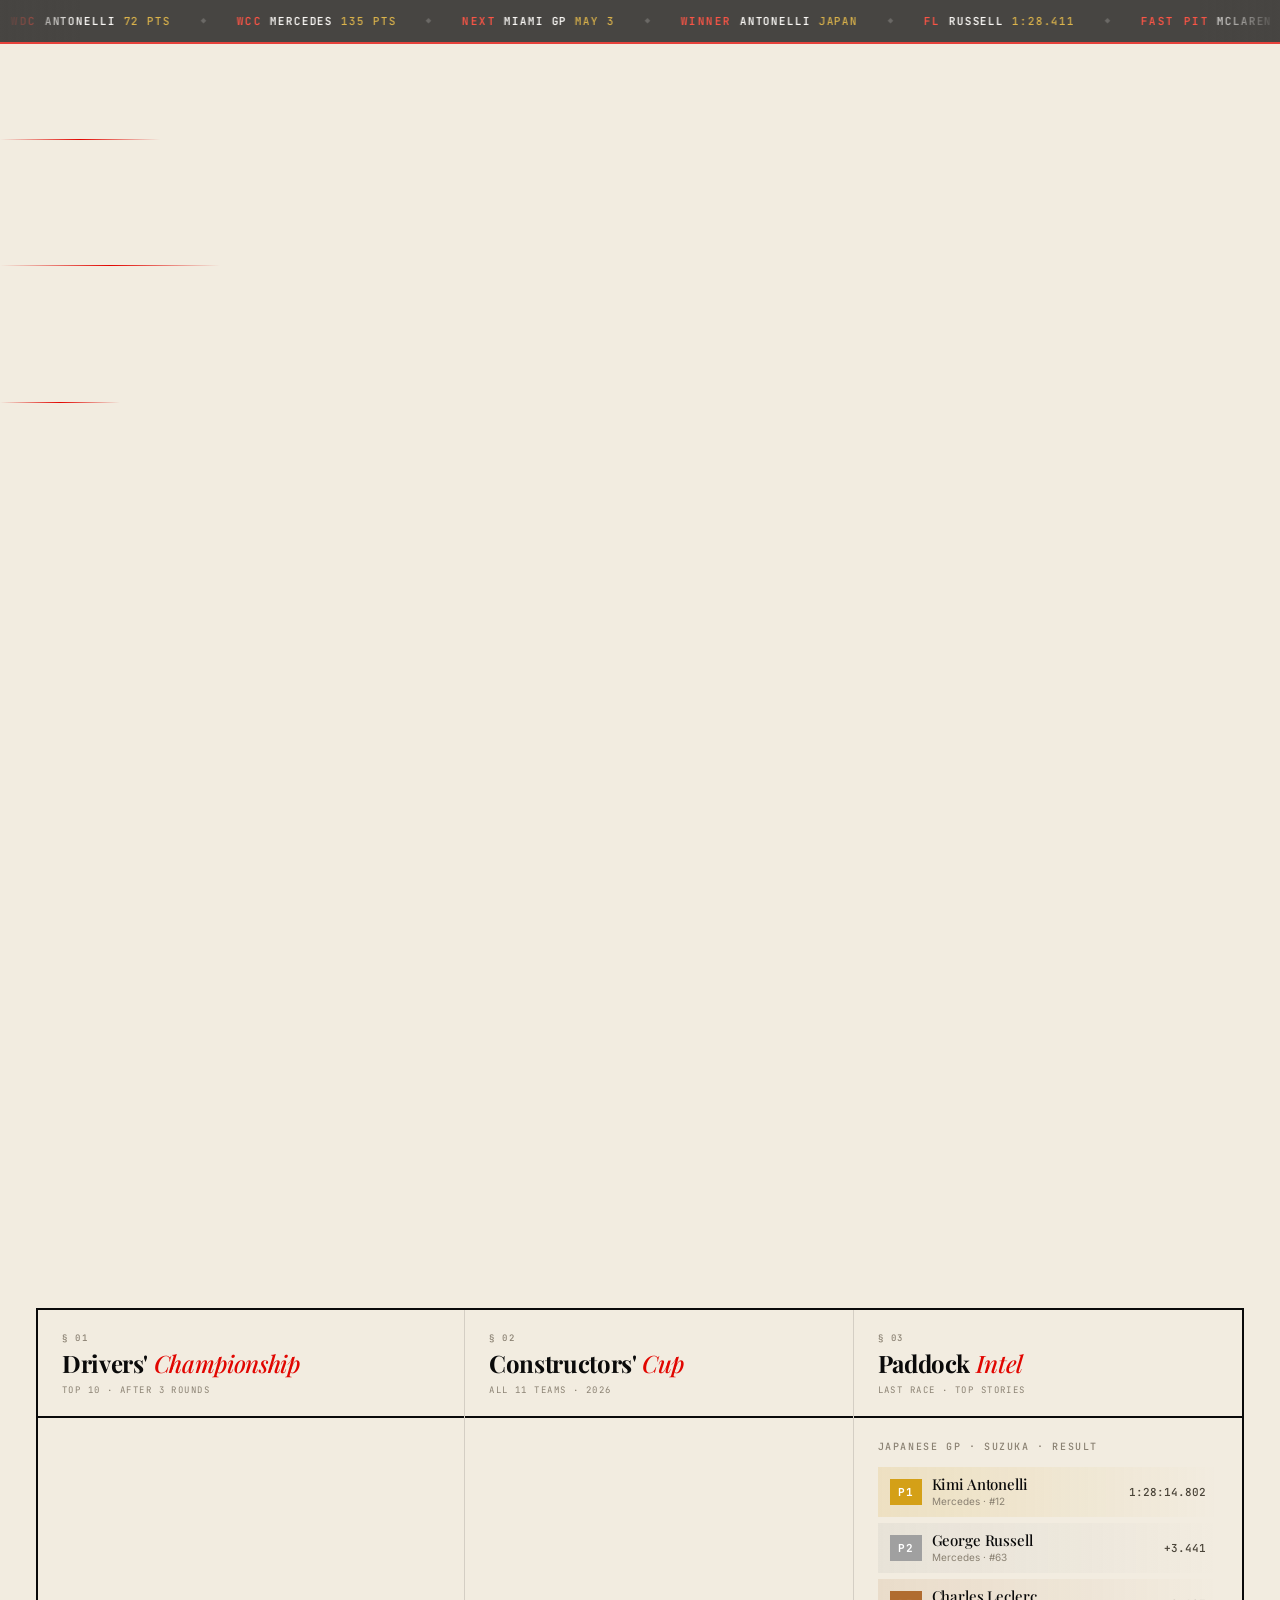
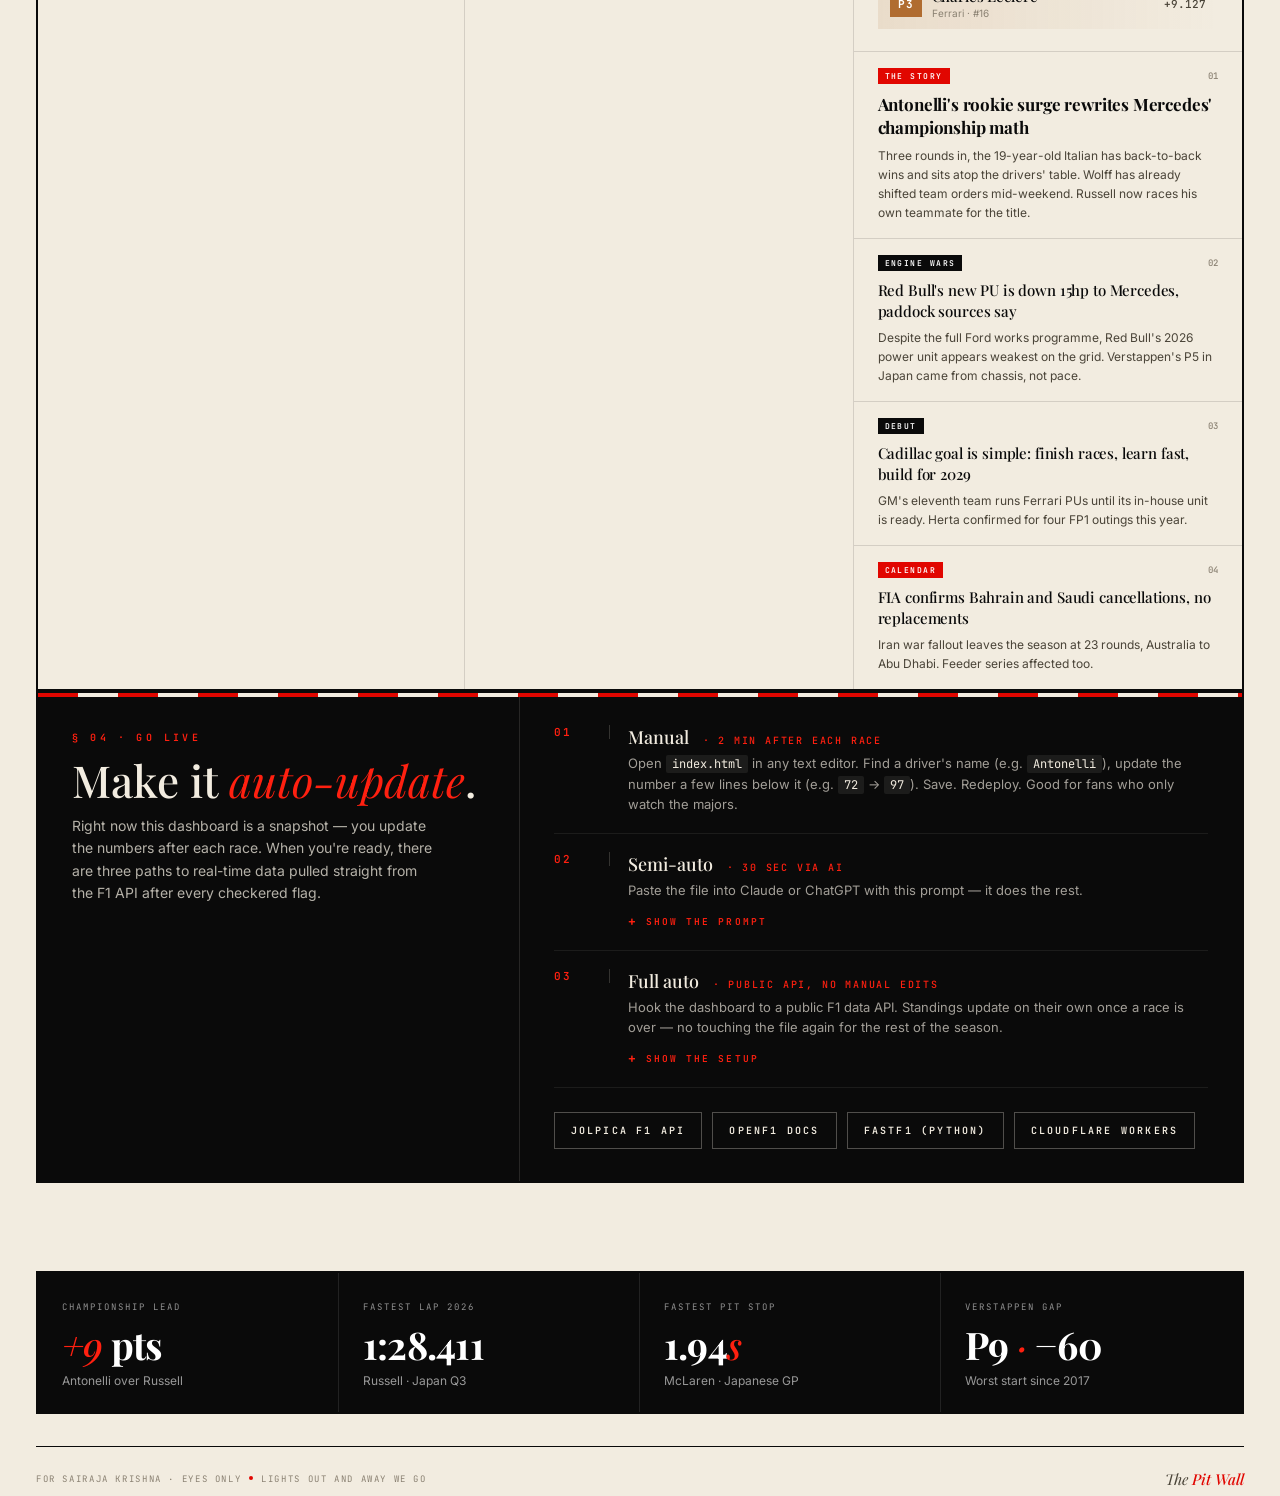
<file: index.html>
<!DOCTYPE html>
<html lang="en">
<head>
    <meta charset="UTF-8">
    <meta name="viewport" content="width=device-width, initial-scale=1.0">
    <title>SAIRAJA KRISHNA's Pit Wall</title>
    <meta http-equiv="refresh" content="0; url=f1-1.html">
</head>
<body>
    <p>Loading dashboard... <a href="f1-1.html">Click here if not redirected</a></p>
</body>
</html>
</file>
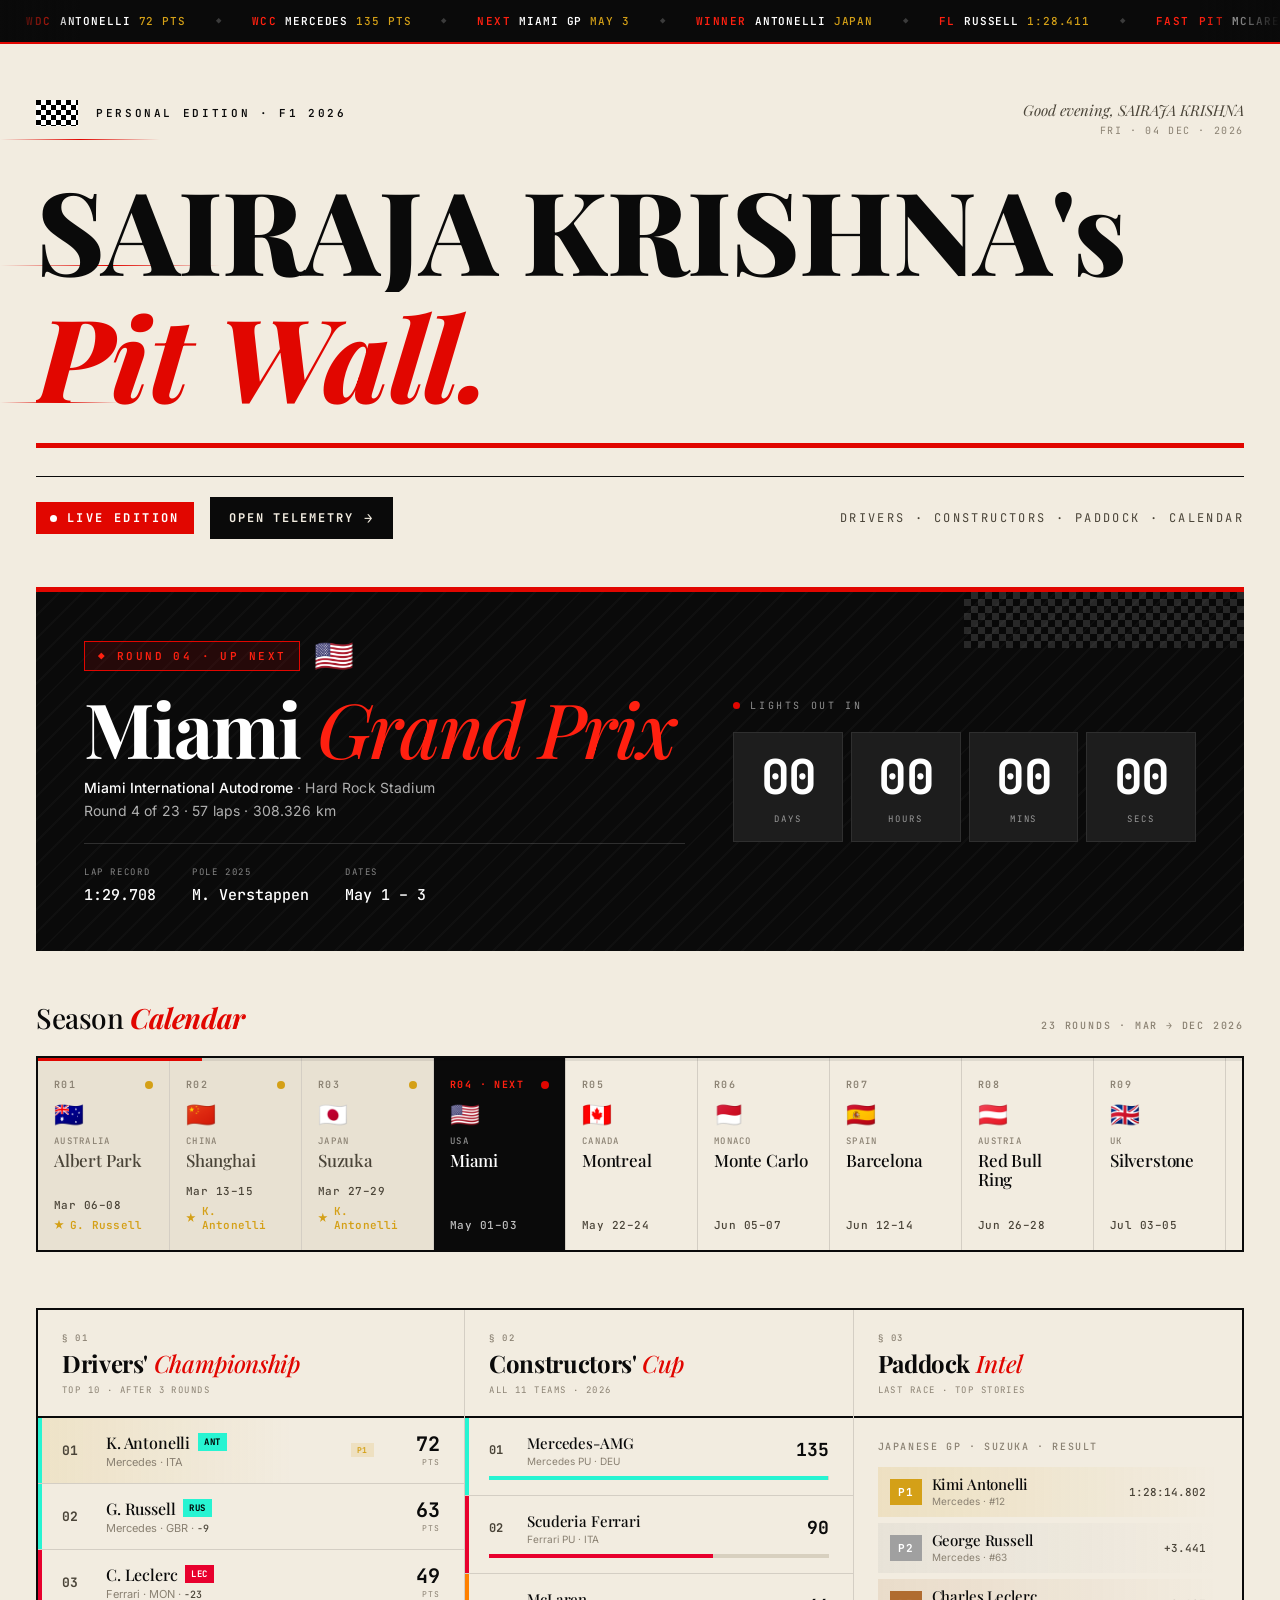
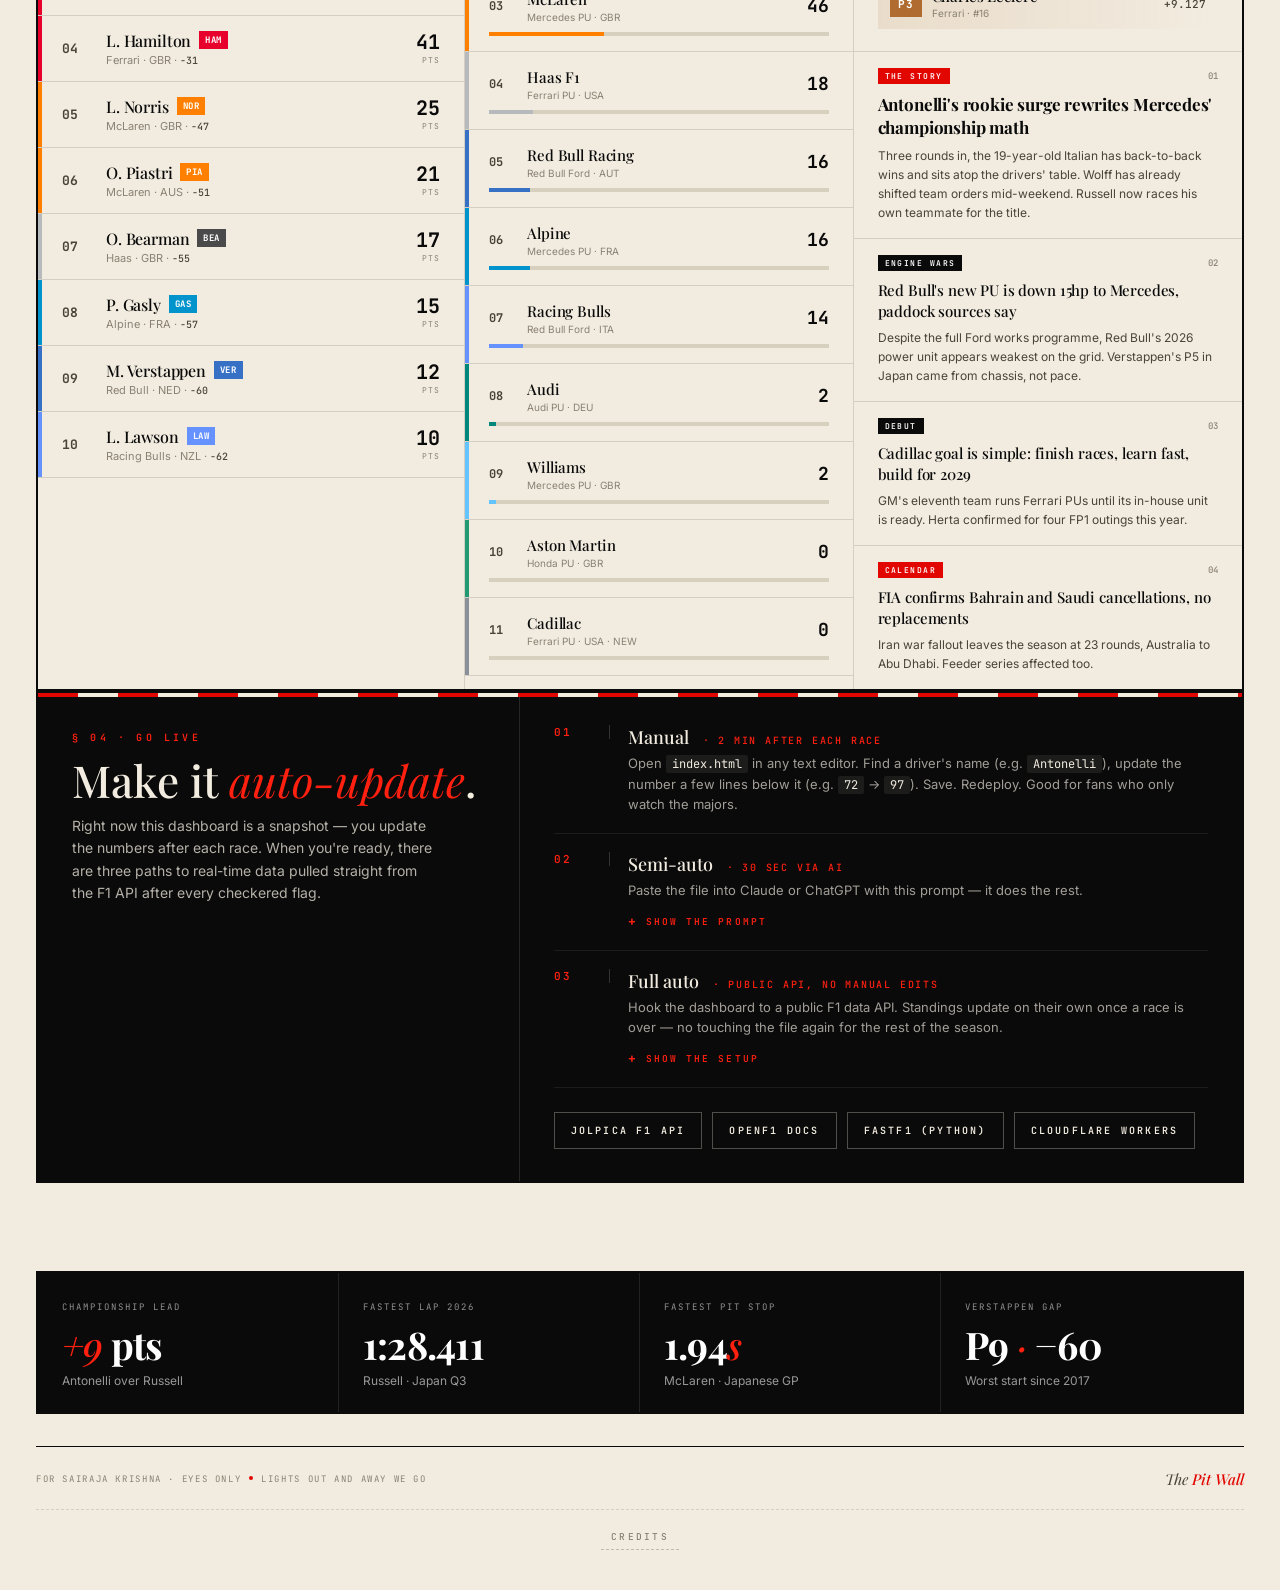
<file: f1-1.html>
<!DOCTYPE html>
<html lang="en">

<head>
    <meta charset="UTF-8">
    <meta name="viewport" content="width=device-width, initial-scale=1.0">
    <title>Sairaja's Pit Wall · Your Personal F1 2026 Dashboard</title>


    <meta name="description"
        content="A broadcaster-quality personal F1 2026 dashboard — live countdown to the next Grand Prix, real-time-ish standings for drivers and constructors, the full 23-round calendar, podium results and paddock intel. One HTML file. No backend. Yours forever." />
    <meta name="author" content="SAIRAJA KRISHNA" />
    <meta name="keywords"
        content="F1 2026 dashboard, personal F1 dashboard, Formula 1 live dashboard, F1 countdown, F1 standings tracker, personal dashboard, pit wall" />
    <meta name="robots" content="index, follow, max-image-preview:large" />
    <meta name="theme-color" content="#0a0a0a" />
    <link rel="author" href="https://portfolio-srk07.netlify.app/" />
    <link rel="canonical" href="https://portfolio-srk07.netlify.app/" />

    <!-- Open Graph -->
    <meta property="og:type" content="website" />
    <meta property="og:title" content="The Pit Wall · Your Personal F1 2026 Dashboard" />
    <meta property="og:description"
        content="Live countdown, standings, calendar, podium, paddock intel. A broadcaster-quality F1 dashboard, made personal. Built with care for every F1 fan." />
    <meta property="og:site_name" content="The Pit Wall" />
    <meta property="og:image" content="https://placehold.co/1200x630/0f172a/f8fafc?text=The+Pit+Wall" />
    <meta property="og:image:width" content="1200" />
    <meta property="og:image:height" content="630" />
    <meta property="og:image:alt" content="The Pit Wall — a personal F1 2026 dashboard. Lights out and away we go." />
    <meta property="og:locale" content="en_IN" />

    <!-- Twitter -->
    <meta name="twitter:card" content="summary_large_image" />
    <meta name="twitter:title" content="The Pit Wall · Your Personal F1 2026 Dashboard" />
    <meta name="twitter:description"
        content="Live countdown, standings, calendar, podium, paddock intel. Built with care for every F1 fan." />
    <meta name="twitter:image" content="https://placehold.co/1200x630/0f172a/f8fafc?text=The+Pit+Wall" />
    <meta name="twitter:creator" content="@sairaja" />

    <!-- Structured data — WebApplication + Person -->
    <script type="application/ld+json">
{
  "@context": "https://schema.org",
  "@graph": [
    {
      "@type": "WebApplication",
      "@id": "https://portfolio-srk07.netlify.app/pit-wall#app",
      "name": "The Pit Wall",
      "alternateName": "Personal F1 2026 Dashboard",
      "description": "A personal, single-file F1 2026 dashboard — countdown, standings, calendar, podium, paddock intel. Editorial magazine design. One HTML file, no backend.",
      "url": "https://portfolio-srk07.netlify.app/pit-wall",
      "applicationCategory": "SportsApplication",
      "applicationSubCategory": "Formula 1 Dashboard",
      "operatingSystem": "Web (any modern browser)",
      "inLanguage": "en",
      "creator": { "@id": "https://portfolio-srk07.netlify.app/#person" },
      "author":  { "@id": "https://portfolio-srk07.netlify.app/#person" },
      "offers": {
        "@type": "Offer",
        "price": "0",
        "priceCurrency": "INR",
        "availability": "https://schema.org/InStock"
      }
    },
    {
      "@type": "Person",
      "@id": "https://portfolio-srk07.netlify.app/#person",
      "name": "SAIRAJA KRISHNA",
      "alternateName": "sairaja",
      "url": "https://portfolio-srk07.netlify.app/",
      "sameAs": [
        "https://github.com/SAIRAJA-2K7"
      ],
      "jobTitle": "Developer"
    }
  ]
}
</script>
    <!-- ================ END ATTRIBUTION PACKAGE ====================== -->

    <link rel="preconnect" href="https://fonts.googleapis.com">
    <link rel="preconnect" href="https://fonts.gstatic.com" crossorigin>
    <link
        href="https://fonts.googleapis.com/css2?family=Playfair+Display:ital,wght@0,400;0,500;0,700;0,800;1,400;1,700&family=Inter:wght@300;400;500;600;700&family=JetBrains+Mono:wght@300;400;500;600;700&display=swap"
        rel="stylesheet">
    <style>
        *,
        *::before,
        *::after {
            box-sizing: border-box;
            margin: 0;
            padding: 0;
        }

        :root {
            --carbon: #0a0a0a;
            --carbon-2: #131313;
            --carbon-3: #1d1d1d;
            --paper: #f2ece0;
            --paper-2: #e8e1d2;
            --paper-3: #d8d0bf;
            --ink: #0a0a0a;
            --ink-2: #4a4438;
            --ink-3: #8a8172;

            --racing: #e10600;
            --racing-hot: #ff2010;
            --racing-deep: #b30400;
            --gold: #d4a017;

            --mercedes: #27F4D2;
            --ferrari: #E8002D;
            --mclaren: #FF8000;
            --redbull: #3671C6;
            --williams: #64C4FF;
            --haas: #B6BABD;
            --alpine: #0093CC;
            --audi: #00877C;
            --racingbulls: #6692FF;
            --aston: #229971;
            --cadillac: #8A9099;

            --rule-light: #d4cec4;
        }

        @keyframes maskRevealUp {
            0% {
                clip-path: inset(100% 0 0 0);
                transform: translateY(20px);
            }

            100% {
                clip-path: inset(0 0 0 0);
                transform: translateY(0);
            }
        }

        @keyframes maskRevealRight {
            0% {
                clip-path: inset(0 100% 0 0);
            }

            100% {
                clip-path: inset(0 0 0 0);
            }
        }

        @keyframes fadeSlow {
            from {
                opacity: 0;
            }

            to {
                opacity: 1;
            }
        }

        @keyframes fadeUpSlow {
            from {
                opacity: 0;
                transform: translateY(18px);
            }

            to {
                opacity: 1;
                transform: translateY(0);
            }
        }

        @keyframes underlineDraw {
            0% {
                transform: scaleX(0);
                transform-origin: left;
            }

            100% {
                transform: scaleX(1);
                transform-origin: left;
            }
        }

        @keyframes ticker {
            0% {
                transform: translateX(0);
            }

            100% {
                transform: translateX(-50%);
            }
        }

        @keyframes pulseDot {

            0%,
            100% {
                opacity: 0.5;
                transform: scale(1);
            }

            50% {
                opacity: 1;
                transform: scale(1.2);
            }
        }

        @keyframes blink {

            0%,
            100% {
                opacity: 1;
            }

            50% {
                opacity: 0.25;
            }
        }

        @keyframes flagWave {

            0%,
            100% {
                transform: rotate(0);
            }

            50% {
                transform: rotate(5deg);
            }
        }

        @keyframes speedLineSlow {
            0% {
                transform: translateX(-200px);
                opacity: 0;
            }

            20% {
                opacity: 0.5;
            }

            100% {
                transform: translateX(calc(100vw + 200px));
                opacity: 0;
            }
        }

        @keyframes barGrowSlow {
            0% {
                transform: scaleX(0);
                transform-origin: left;
            }

            100% {
                transform: scaleX(1);
            }
        }

        @keyframes rowSlide {
            from {
                opacity: 0;
                transform: translateX(-24px);
            }

            to {
                opacity: 1;
                transform: translateX(0);
            }
        }

        @keyframes numCountUp {
            from {
                opacity: 0;
                transform: translateY(14px);
            }

            to {
                opacity: 1;
                transform: translateY(0);
            }
        }

        @keyframes checkerFadeIn {
            from {
                opacity: 0;
                transform: scale(0.8);
            }

            to {
                opacity: 1;
                transform: scale(1);
            }
        }

        html {
            scroll-behavior: smooth;
        }

        body {
            background: var(--paper);
            color: var(--ink);
            font-family: 'Inter', sans-serif;
            font-weight: 400;
            min-height: 100vh;
            -webkit-font-smoothing: antialiased;
            overflow-x: hidden;
        }

        .ticker-wrap {
            background: var(--carbon);
            height: 44px;
            overflow: hidden;
            display: flex;
            align-items: center;
            border-bottom: 2px solid var(--racing);
            position: relative;
            animation: fadeSlow 0.9s ease both;
        }

        .ticker-wrap::before,
        .ticker-wrap::after {
            content: '';
            position: absolute;
            top: 0;
            bottom: 0;
            width: 80px;
            z-index: 2;
            pointer-events: none;
        }

        .ticker-wrap::before {
            left: 0;
            background: linear-gradient(90deg, var(--carbon), transparent);
        }

        .ticker-wrap::after {
            right: 0;
            background: linear-gradient(270deg, var(--carbon), transparent);
        }

        .ticker-track {
            display: flex;
            white-space: nowrap;
            animation: ticker 48s linear infinite;
            will-change: transform;
        }

        .ticker-track:hover {
            animation-play-state: paused;
        }

        .tick {
            display: inline-flex;
            align-items: center;
            gap: 8px;
            padding: 0 26px;
            font-family: 'JetBrains Mono', monospace;
            font-size: 11px;
            font-weight: 500;
            letter-spacing: .08em;
            color: rgba(255, 255, 255, 0.55);
            text-transform: uppercase;
        }

        .tick .sym {
            color: var(--racing-hot);
            font-weight: 600;
            letter-spacing: .14em;
        }

        .tick .val {
            color: #fff;
            font-weight: 600;
        }

        .tick .pts {
            color: var(--gold);
            font-weight: 500;
        }

        .tick-dot {
            color: rgba(255, 255, 255, .2);
            padding: 0 4px;
            font-size: 9px;
        }

        .hero {
            background: var(--paper);
            padding: 56px 36px 32px;
            max-width: 1440px;
            margin: 0 auto;
            position: relative;
            overflow: hidden;
        }

        .speed-line {
            position: absolute;
            top: 0;
            left: 0;
            height: 1px;
            background: linear-gradient(90deg, transparent 0%, var(--racing) 50%, transparent 100%);
            animation: speedLineSlow 5.5s ease-out infinite;
            pointer-events: none;
        }

        .speed-line:nth-child(1) {
            top: 18%;
            width: 160px;
            animation-delay: 1.8s;
        }

        .speed-line:nth-child(2) {
            top: 42%;
            width: 220px;
            animation-delay: 3.2s;
        }

        .speed-line:nth-child(3) {
            top: 68%;
            width: 120px;
            animation-delay: 2.4s;
        }

        .hero-top {
            display: flex;
            justify-content: space-between;
            align-items: flex-start;
            margin-bottom: 28px;
            animation: fadeUpSlow 1s ease both 0.2s;
        }

        .brand-eyebrow {
            display: inline-flex;
            align-items: center;
            gap: 18px;
            font-family: 'JetBrains Mono', monospace;
            font-size: 11px;
            font-weight: 600;
            letter-spacing: .24em;
            text-transform: uppercase;
            color: var(--ink);
            animation: checkerFadeIn 0.9s cubic-bezier(.2, .8, .2, 1) both 0.5s;
        }

        .checker-flag {
            display: inline-block;
            width: 42px;
            height: 26px;
            background:
                linear-gradient(45deg, #fff 25%, transparent 25%, transparent 75%, #fff 75%),
                linear-gradient(45deg, #fff 25%, transparent 25%, transparent 75%, #fff 75%);
            background-size: 10px 10px;
            background-position: 0 0, 5px 5px;
            background-color: #000;
            animation: flagWave 3s ease-in-out infinite;
            transform-origin: left center;
            flex-shrink: 0;
        }

        .brand-right {
            text-align: right;
            animation: fadeUpSlow 1s ease both 0.7s;
        }

        .greeting {
            font-family: 'Playfair Display', serif;
            font-style: italic;
            font-size: 15px;
            letter-spacing: 0;
            color: var(--ink-2);
            margin-bottom: 4px;
        }

        .dateline {
            font-family: 'JetBrains Mono', monospace;
            font-size: 10px;
            letter-spacing: .16em;
            text-transform: uppercase;
            color: var(--ink-3);
        }

        .title-wrap {
            position: relative;
            margin-bottom: 28px;
            padding-bottom: 24px;
        }

        .hero-title {
            font-family: 'Playfair Display', serif;
            font-weight: 800;
            line-height: 0.95;
            letter-spacing: -0.03em;
            color: var(--ink);
        }

        .hero-title .line1 {
            display: block;
            font-size: clamp(56px, 9vw, 126px);
            line-height: 1.1;
            overflow: hidden;
            padding-bottom: 0.05em;
        }

        .hero-title .line1 span {
            display: inline-block;
            animation: maskRevealUp 1.1s cubic-bezier(.2, .9, .25, 1) both 0.9s;
        }

        .hero-title .line2 {
            display: block;
            font-size: clamp(56px, 9vw, 126px);
            font-style: italic;
            color: var(--racing);
            line-height: 1.1;
            overflow: hidden;
            margin-top: -0.05em;
            padding-bottom: 0.05em;
        }

        .hero-title .line2 span {
            display: inline-block;
            animation: maskRevealUp 1.1s cubic-bezier(.2, .9, .25, 1) both 1.4s;
        }

        .title-underline {
            position: absolute;
            left: 0;
            bottom: 0;
            height: 5px;
            width: 100%;
            background: var(--racing);
            transform: scaleX(0);
            transform-origin: left;
            animation: underlineDraw 1.2s cubic-bezier(.3, .9, .3, 1) both 2.2s;
        }

        .hero-sub {
            font-family: 'JetBrains Mono', monospace;
            font-size: 12px;
            letter-spacing: .2em;
            text-transform: uppercase;
            color: var(--ink-2);
            padding-top: 20px;
            border-top: 1px solid var(--ink);
            display: flex;
            justify-content: space-between;
            align-items: center;
            animation: fadeUpSlow 1s ease both 2.8s;
        }

        .hero-actions {
            display: inline-flex;
            align-items: center;
            gap: 16px;
            flex-wrap: wrap;
        }

        .live-badge {
            display: inline-flex;
            align-items: center;
            gap: 10px;
            padding: 8px 14px;
            background: var(--racing);
            color: #fff;
            font-weight: 700;
            letter-spacing: .2em;
            position: relative;
        }

        .live-badge::before {
            content: '';
            display: inline-block;
            width: 7px;
            height: 7px;
            background: #fff;
            border-radius: 50%;
            animation: blink 1.6s ease infinite;
        }

        .telemetry-cta {
            display: inline-flex;
            align-items: center;
            gap: 10px;
            padding: 12px 18px;
            background: var(--carbon);
            color: var(--paper);
            text-decoration: none;
            border: 1px solid var(--carbon);
            font-weight: 700;
            letter-spacing: .16em;
            transition: transform 0.2s ease, background 0.2s ease, color 0.2s ease, border-color 0.2s ease;
        }

        .telemetry-cta:hover,
        .telemetry-cta:focus-visible {
            background: var(--racing);
            border-color: var(--racing);
            color: #fff;
            transform: translateY(-2px);
            outline: none;
        }

        .telemetry-cta .telemetry-arrow {
            font-size: 14px;
            line-height: 1;
        }

        .race-hero {
            margin: 0 auto;
            max-width: 1440px;
            padding: 0 36px;
            background: var(--paper);
            animation: fadeUpSlow 1.1s ease both 3.2s;
        }

        .race-block {
            background: var(--carbon);
            color: #fff;
            padding: 44px 48px 46px;
            margin-top: 16px;
            position: relative;
            overflow: hidden;
            border-top: 5px solid var(--racing);
        }

        .race-block::before {
            content: '';
            position: absolute;
            inset: 0;
            background:
                repeating-linear-gradient(135deg,
                    rgba(255, 255, 255, 0.022) 0 2px,
                    transparent 2px 16px);
            pointer-events: none;
            z-index: 0;
        }

        .race-block::after {
            content: '';
            position: absolute;
            top: 0;
            right: 0;
            width: 280px;
            height: 56px;
            background:
                linear-gradient(45deg, #fff 25%, transparent 25%, transparent 75%, #fff 75%),
                linear-gradient(45deg, #fff 25%, transparent 25%, transparent 75%, #fff 75%);
            background-size: 14px 14px;
            background-position: 0 0, 7px 7px;
            background-color: #000;
            opacity: 0.12;
            z-index: 0;
        }

        .race-grid {
            display: grid;
            grid-template-columns: 1.3fr 1fr;
            gap: 48px;
            position: relative;
            z-index: 1;
        }

        .race-meta-row {
            display: flex;
            align-items: center;
            gap: 14px;
            margin-bottom: 18px;
        }

        .race-round {
            font-family: 'JetBrains Mono', monospace;
            font-size: 11px;
            font-weight: 600;
            letter-spacing: .22em;
            text-transform: uppercase;
            color: var(--racing-hot);
            padding: 7px 13px;
            border: 1px solid var(--racing);
            background: rgba(225, 6, 0, 0.12);
        }

        .race-flag-big {
            font-size: 32px;
            animation: flagWave 2.8s ease-in-out infinite;
        }

        .race-name {
            font-family: 'Playfair Display', serif;
            font-size: clamp(44px, 6vw, 76px);
            font-weight: 700;
            line-height: 0.92;
            letter-spacing: -0.025em;
            color: #fff;
            margin-bottom: 16px;
        }

        .race-name em {
            font-style: italic;
            color: var(--racing-hot);
            font-weight: 500;
        }

        .race-circuit {
            font-family: 'Inter', sans-serif;
            font-size: 14px;
            color: rgba(255, 255, 255, 0.68);
            margin-bottom: 6px;
            letter-spacing: .01em;
        }

        .race-circuit strong {
            color: #fff;
            font-weight: 500;
        }

        .race-stats {
            display: flex;
            gap: 36px;
            margin-top: 24px;
            padding-top: 22px;
            border-top: 1px solid rgba(255, 255, 255, 0.15);
        }

        .race-stat {
            display: flex;
            flex-direction: column;
        }

        .race-stat-label {
            font-family: 'JetBrains Mono', monospace;
            font-size: 9px;
            letter-spacing: .18em;
            text-transform: uppercase;
            color: rgba(255, 255, 255, 0.5);
            margin-bottom: 7px;
        }

        .race-stat-val {
            font-family: 'JetBrains Mono', monospace;
            font-size: 15px;
            font-weight: 500;
            color: #fff;
        }

        .race-right {
            display: flex;
            flex-direction: column;
            justify-content: center;
        }

        .countdown-label {
            font-family: 'JetBrains Mono', monospace;
            font-size: 10px;
            letter-spacing: .26em;
            text-transform: uppercase;
            color: rgba(255, 255, 255, 0.55);
            margin-bottom: 20px;
            display: flex;
            align-items: center;
            gap: 10px;
        }

        .countdown-label::before {
            content: '';
            width: 7px;
            height: 7px;
            background: var(--racing);
            border-radius: 50%;
            animation: pulseDot 1.8s ease infinite;
        }

        .countdown {
            display: grid;
            grid-template-columns: repeat(4, 1fr);
            gap: 8px;
        }

        .cd-cell {
            background: var(--carbon-3);
            padding: 20px 8px 16px;
            text-align: center;
            border: 1px solid rgba(255, 255, 255, 0.08);
        }

        .cd-num {
            font-family: 'JetBrains Mono', monospace;
            font-size: clamp(36px, 4.2vw, 48px);
            font-weight: 700;
            color: #fff;
            line-height: 1;
            letter-spacing: -0.03em;
            font-variant-numeric: tabular-nums;
            animation: numCountUp 0.8s ease both 3.8s;
        }

        .cd-cell:nth-child(2) .cd-num {
            animation-delay: 3.95s;
        }

        .cd-cell:nth-child(3) .cd-num {
            animation-delay: 4.1s;
        }

        .cd-cell:nth-child(4) .cd-num {
            animation-delay: 4.25s;
        }

        .cd-label {
            font-family: 'JetBrains Mono', monospace;
            font-size: 9px;
            letter-spacing: .22em;
            text-transform: uppercase;
            color: rgba(255, 255, 255, 0.55);
            margin-top: 12px;
        }

        .cal-section {
            max-width: 1440px;
            margin: 0 auto;
            padding: 48px 36px 0;
            animation: fadeUpSlow 1s ease both 3.5s;
        }

        .cal-head {
            display: flex;
            align-items: baseline;
            justify-content: space-between;
            margin-bottom: 20px;
        }

        .cal-title {
            font-family: 'Playfair Display', serif;
            font-size: 28px;
            font-weight: 500;
            letter-spacing: -0.015em;
            color: var(--ink);
        }

        .cal-title em {
            font-style: italic;
            color: var(--racing);
            font-weight: 700;
        }

        .cal-meta {
            font-family: 'JetBrains Mono', monospace;
            font-size: 10px;
            letter-spacing: .18em;
            text-transform: uppercase;
            color: var(--ink-3);
            font-weight: 500;
        }

        .cal-strip-wrap {
            position: relative;
            overflow: hidden;
            border: 2px solid var(--ink);
            background: var(--paper-2);
        }

        .cal-progress-track {
            position: absolute;
            top: 0;
            left: 0;
            right: 0;
            height: 3px;
            background: rgba(0, 0, 0, 0.08);
            z-index: 3;
        }

        .cal-progress-fill {
            height: 100%;
            background: var(--racing);
            transform: scaleX(0);
            transform-origin: left;
            animation: barGrowSlow 1.6s cubic-bezier(.3, .9, .3, 1) both 4.2s;
        }

        .cal-strip {
            display: grid;
            grid-auto-flow: column;
            grid-auto-columns: minmax(132px, 1fr);
            overflow-x: auto;
            scrollbar-width: thin;
        }

        .cal-strip::-webkit-scrollbar {
            height: 4px;
        }

        .cal-strip::-webkit-scrollbar-thumb {
            background: var(--ink);
        }

        .cal-round {
            padding: 20px 16px 18px;
            border-right: 1px solid var(--rule-light);
            position: relative;
            background: var(--paper);
            transition: background 0.25s, transform 0.25s;
            min-height: 148px;
            display: flex;
            flex-direction: column;
            cursor: default;
        }

        .cal-round:hover {
            background: var(--paper-3);
        }

        .cal-round:last-child {
            border-right: none;
        }

        .cal-round.done {
            background: var(--paper-2);
        }

        .cal-round.done .cal-flag-name {
            color: var(--ink-2);
        }

        .cal-round.next {
            background: var(--carbon);
            color: #fff;
        }

        .cal-round.next .cal-rnum {
            color: var(--racing-hot);
            font-weight: 700;
        }

        .cal-round.next .cal-country {
            color: rgba(255, 255, 255, 0.55);
        }

        .cal-round.next .cal-flag-name {
            color: #fff;
        }

        .cal-round.next .cal-date {
            color: rgba(255, 255, 255, 0.75);
        }

        .cal-rnum {
            font-family: 'JetBrains Mono', monospace;
            font-size: 10px;
            letter-spacing: .14em;
            color: var(--ink-3);
            margin-bottom: 12px;
            font-weight: 600;
            display: flex;
            align-items: center;
            justify-content: space-between;
        }

        .cal-status-dot {
            width: 8px;
            height: 8px;
            border-radius: 50%;
            background: var(--gold);
            display: inline-block;
        }

        .cal-round:not(.done):not(.next) .cal-status-dot {
            display: none;
        }

        .cal-round.next .cal-status-dot {
            background: var(--racing);
            animation: pulseDot 1.6s ease infinite;
        }

        .cal-flag-emoji {
            font-size: 24px;
            line-height: 1;
            margin-bottom: 8px;
        }

        .cal-country {
            font-family: 'JetBrains Mono', monospace;
            font-size: 9px;
            color: var(--ink-3);
            letter-spacing: .14em;
            text-transform: uppercase;
            margin-bottom: 4px;
            font-weight: 500;
        }

        .cal-flag-name {
            font-family: 'Playfair Display', serif;
            font-size: 17px;
            font-weight: 500;
            color: var(--ink);
            letter-spacing: -.01em;
            line-height: 1.1;
            margin-bottom: auto;
        }

        .cal-date {
            font-family: 'JetBrains Mono', monospace;
            font-size: 11px;
            color: var(--ink-2);
            letter-spacing: .04em;
            margin-top: 14px;
            font-weight: 500;
        }

        .cal-winner {
            font-family: 'JetBrains Mono', monospace;
            font-size: 11px;
            color: var(--gold);
            margin-top: 6px;
            font-weight: 600;
            letter-spacing: .02em;
            display: flex;
            align-items: center;
            gap: 6px;
        }

        .cal-winner::before {
            content: '';
            display: inline-block;
            width: 10px;
            height: 10px;
            background: var(--gold);
            clip-path: polygon(50% 0%, 61% 35%, 98% 35%, 68% 57%, 79% 91%, 50% 70%, 21% 91%, 32% 57%, 2% 35%, 39% 35%);
        }

        .main-section {
            max-width: 1440px;
            margin: 0 auto;
            padding: 56px 36px 0;
        }

        .main-grid {
            display: grid;
            grid-template-columns: 1.1fr 1fr 1fr;
            border: 2px solid var(--ink);
            background: var(--paper);
        }

        .col {
            border-right: 1px solid var(--rule-light);
            display: flex;
            flex-direction: column;
        }

        .col:last-child {
            border-right: none;
        }

        .col-head {
            padding: 22px 24px 20px;
            border-bottom: 2px solid var(--ink);
            background: var(--paper);
            position: sticky;
            top: 0;
            z-index: 5;
        }

        .col-num {
            font-family: 'JetBrains Mono', monospace;
            font-size: 9px;
            color: var(--ink-3);
            letter-spacing: .18em;
            margin-bottom: 7px;
            font-weight: 500;
        }

        .col-name {
            font-family: 'Playfair Display', serif;
            font-size: 24px;
            font-weight: 700;
            letter-spacing: -0.015em;
            color: var(--ink);
            line-height: 1;
        }

        .col-name em {
            font-style: italic;
            color: var(--racing);
            font-weight: 500;
        }

        .col-sub {
            font-family: 'JetBrains Mono', monospace;
            font-size: 9px;
            letter-spacing: .16em;
            text-transform: uppercase;
            color: var(--ink-3);
            margin-top: 9px;
        }

        .driver-row {
            display: grid;
            grid-template-columns: 32px 1fr auto;
            align-items: center;
            gap: 12px;
            padding: 14px 24px;
            border-bottom: 1px solid var(--rule-light);
            position: relative;
            transition: background 0.2s, transform 0.2s;
            opacity: 0;
            animation: rowSlide 0.6s cubic-bezier(.25, .9, .3, 1) both;
        }

        .driver-row::before {
            content: '';
            position: absolute;
            left: 0;
            top: 0;
            bottom: 0;
            width: 4px;
            background: var(--team-color, var(--ink-3));
        }

        .driver-row:hover {
            background: var(--paper-2);
            transform: translateX(3px);
        }

        .driver-row.leader {
            background: linear-gradient(90deg, rgba(212, 160, 23, 0.12) 0%, transparent 60%);
        }

        .driver-row.leader::after {
            content: 'P1';
            position: absolute;
            right: 90px;
            top: 50%;
            transform: translateY(-50%);
            font-family: 'JetBrains Mono', monospace;
            font-size: 8px;
            font-weight: 700;
            color: var(--gold);
            letter-spacing: .1em;
            background: rgba(212, 160, 23, 0.15);
            padding: 2px 6px;
        }

        .driver-pos {
            font-family: 'JetBrains Mono', monospace;
            font-size: 13px;
            font-weight: 700;
            color: var(--ink-2);
            font-variant-numeric: tabular-nums;
        }

        .driver-info {
            display: flex;
            flex-direction: column;
        }

        .driver-line {
            display: flex;
            align-items: center;
            gap: 8px;
        }

        .driver-name {
            font-family: 'Playfair Display', serif;
            font-size: 16px;
            font-weight: 500;
            color: var(--ink);
            letter-spacing: -0.01em;
        }

        .driver-code {
            font-family: 'JetBrains Mono', monospace;
            font-size: 9px;
            font-weight: 700;
            color: #fff;
            background: var(--team-color, var(--ink-3));
            padding: 3px 6px;
            letter-spacing: .06em;
        }

        .driver-team {
            font-size: 11px;
            color: var(--ink-3);
            margin-top: 2px;
            font-weight: 400;
        }

        .driver-team .gap {
            color: var(--ink-2);
            font-family: 'JetBrains Mono', monospace;
            font-size: 10px;
            font-weight: 500;
        }

        .driver-pts-wrap {
            text-align: right;
        }

        .driver-pts {
            font-family: 'JetBrains Mono', monospace;
            font-size: 20px;
            font-weight: 700;
            color: var(--ink);
            font-variant-numeric: tabular-nums;
            line-height: 1;
        }

        .driver-pts-sub {
            font-family: 'JetBrains Mono', monospace;
            font-size: 8px;
            color: var(--ink-3);
            letter-spacing: .12em;
            text-transform: uppercase;
            margin-top: 3px;
        }

        .con-row {
            padding: 15px 24px;
            border-bottom: 1px solid var(--rule-light);
            position: relative;
            transition: background 0.2s;
            opacity: 0;
            animation: rowSlide 0.6s cubic-bezier(.25, .9, .3, 1) both;
        }

        .con-row:hover {
            background: var(--paper-2);
        }

        .con-row::before {
            content: '';
            position: absolute;
            left: 0;
            top: 0;
            bottom: 0;
            width: 4px;
            background: var(--team-color);
        }

        .con-top {
            display: grid;
            grid-template-columns: 26px 1fr auto;
            align-items: center;
            gap: 12px;
            margin-bottom: 9px;
        }

        .con-pos {
            font-family: 'JetBrains Mono', monospace;
            font-size: 12px;
            font-weight: 700;
            color: var(--ink-2);
            font-variant-numeric: tabular-nums;
        }

        .con-name {
            font-family: 'Playfair Display', serif;
            font-size: 15px;
            font-weight: 500;
            color: var(--ink);
            letter-spacing: -0.01em;
        }

        .con-engine {
            font-size: 10px;
            color: var(--ink-3);
            margin-top: 2px;
        }

        .con-pts {
            font-family: 'JetBrains Mono', monospace;
            font-size: 18px;
            font-weight: 700;
            color: var(--ink);
            font-variant-numeric: tabular-nums;
        }

        .con-bar {
            height: 4px;
            background: var(--paper-3);
            margin-top: 6px;
            position: relative;
            overflow: hidden;
        }

        .con-bar-fill {
            height: 100%;
            background: var(--team-color);
            transform-origin: left;
            transform: scaleX(0);
            animation: barGrowSlow 1.4s cubic-bezier(.3, .9, .3, 1) both;
        }

        .podium-block {
            padding: 22px 24px;
            border-bottom: 1px solid var(--rule-light);
        }

        .podium-head {
            font-family: 'JetBrains Mono', monospace;
            font-size: 10px;
            letter-spacing: .16em;
            text-transform: uppercase;
            color: var(--ink-3);
            margin-bottom: 14px;
            font-weight: 500;
        }

        .podium-list {
            display: flex;
            flex-direction: column;
            gap: 6px;
        }

        .pod-row {
            display: grid;
            grid-template-columns: 32px 1fr auto;
            align-items: center;
            gap: 10px;
            padding: 10px 12px;
            position: relative;
            transition: transform 0.2s;
        }

        .pod-row:hover {
            transform: translateX(3px);
        }

        .pod-row.p1 {
            background: linear-gradient(90deg, rgba(212, 160, 23, 0.15), transparent);
        }

        .pod-row.p2 {
            background: linear-gradient(90deg, rgba(160, 160, 160, 0.12), transparent);
        }

        .pod-row.p3 {
            background: linear-gradient(90deg, rgba(176, 108, 48, 0.12), transparent);
        }

        .pod-badge {
            font-family: 'JetBrains Mono', monospace;
            font-size: 11px;
            font-weight: 700;
            text-align: center;
            padding: 6px 0;
            color: #fff;
            letter-spacing: .04em;
        }

        .p1 .pod-badge {
            background: #d4a017;
        }

        .p2 .pod-badge {
            background: #a0a0a0;
        }

        .p3 .pod-badge {
            background: #b06c30;
        }

        .pod-driver-name {
            font-family: 'Playfair Display', serif;
            font-size: 15px;
            font-weight: 500;
            color: var(--ink);
            letter-spacing: -0.01em;
            line-height: 1;
        }

        .pod-driver-team {
            font-size: 10px;
            color: var(--ink-3);
            margin-top: 3px;
        }

        .pod-time {
            font-family: 'JetBrains Mono', monospace;
            font-size: 11px;
            color: var(--ink-2);
            font-weight: 500;
        }

        .news-block {
            padding: 0;
        }

        .news-item {
            padding: 16px 24px;
            border-bottom: 1px solid var(--rule-light);
            position: relative;
            transition: background 0.2s, padding-left 0.2s;
        }

        .news-item:last-child {
            border-bottom: none;
        }

        .news-item::before {
            content: '';
            position: absolute;
            left: 0;
            top: 0;
            bottom: 0;
            width: 0;
            background: var(--racing);
            transition: width 0.25s;
        }

        .news-item:hover {
            background: var(--paper-2);
            padding-left: 28px;
        }

        .news-item:hover::before {
            width: 4px;
        }

        .news-meta {
            display: flex;
            align-items: center;
            justify-content: space-between;
            margin-bottom: 9px;
        }

        .news-kicker {
            font-family: 'JetBrains Mono', monospace;
            font-size: 8px;
            letter-spacing: .18em;
            text-transform: uppercase;
            padding: 3px 7px;
            background: var(--racing);
            color: #fff;
            font-weight: 600;
        }

        .news-item.neutral .news-kicker {
            background: var(--ink);
        }

        .news-num {
            font-family: 'JetBrains Mono', monospace;
            font-size: 9px;
            color: var(--ink-3);
            font-weight: 500;
        }

        .news-headline {
            font-family: 'Playfair Display', serif;
            font-size: 15px;
            font-weight: 500;
            line-height: 1.35;
            color: var(--ink);
            letter-spacing: -0.01em;
            margin-bottom: 7px;
        }

        .news-item.lead .news-headline {
            font-size: 17px;
            font-weight: 700;
        }

        .news-body {
            font-size: 12px;
            line-height: 1.6;
            color: var(--ink-2);
        }

        .stats-ribbon {
            max-width: 1440px;
            margin: 0 auto;
            padding: 48px 36px 0;
        }

        .stats-grid {
            display: grid;
            grid-template-columns: repeat(4, 1fr);
            border: 2px solid var(--ink);
            background: var(--carbon);
        }

        .stat {
            padding: 28px 24px 24px;
            border-right: 1px solid rgba(255, 255, 255, 0.1);
            color: #fff;
            position: relative;
            overflow: hidden;
            transition: background 0.3s;
        }

        .stat:last-child {
            border-right: none;
        }

        .stat:hover {
            background: var(--carbon-2);
        }

        .stat::after {
            content: '';
            position: absolute;
            bottom: 0;
            left: 0;
            height: 3px;
            width: 0;
            background: var(--racing);
            transition: width 0.5s ease;
        }

        .stat:hover::after {
            width: 100%;
        }

        .stat-label {
            font-family: 'JetBrains Mono', monospace;
            font-size: 9px;
            letter-spacing: .22em;
            text-transform: uppercase;
            color: rgba(255, 255, 255, 0.55);
            margin-bottom: 13px;
        }

        .stat-big {
            font-family: 'Playfair Display', serif;
            font-size: clamp(28px, 3vw, 38px);
            font-weight: 700;
            color: #fff;
            line-height: 1;
            letter-spacing: -0.02em;
            margin-bottom: 9px;
        }

        .stat-big em {
            font-style: italic;
            color: var(--racing-hot);
            font-weight: 500;
        }

        .stat-sub {
            font-family: 'Inter', sans-serif;
            font-size: 12px;
            color: rgba(255, 255, 255, 0.58);
            font-weight: 400;
        }

        .footer-wrap {
            max-width: 1440px;
            margin: 0 auto;
            padding: 32px 36px 40px;
        }

        .footer {
            border-top: 1px solid var(--ink);
            padding-top: 22px;
            display: flex;
            justify-content: space-between;
            align-items: center;
        }

        .f-note {
            font-family: 'JetBrains Mono', monospace;
            font-size: 9px;
            color: var(--ink-3);
            letter-spacing: .18em;
            text-transform: uppercase;
        }

        .f-dot {
            display: inline-block;
            width: 4px;
            height: 4px;
            background: var(--racing);
            vertical-align: middle;
            margin: 0 8px;
            border-radius: 50%;
            position: relative;
            top: -2px;
        }

        .f-brand {
            font-family: 'Playfair Display', serif;
            font-size: 15px;
            font-style: italic;
            color: var(--ink-2);
        }

        .f-brand em {
            color: var(--racing);
            font-weight: 500;
        }

        @media (max-width: 980px) {

            .hero,
            .race-hero,
            .cal-section,
            .main-section,
            .stats-ribbon,
            .footer-wrap {
                padding-left: 20px;
                padding-right: 20px;
            }

            .hero {
                padding-top: 36px;
            }

            .hero-top {
                flex-direction: column;
                gap: 18px;
                align-items: flex-start;
            }

            .brand-right {
                text-align: left;
            }

            .hero-title .line1,
            .hero-title .line2 {
                font-size: clamp(46px, 14vw, 84px);
            }

            .race-block {
                padding: 30px 24px 32px;
            }

            .race-grid {
                grid-template-columns: 1fr;
                gap: 32px;
            }

            .race-name {
                font-size: clamp(34px, 8vw, 52px);
            }

            .race-block::after {
                width: 180px;
                height: 40px;
            }

            .main-grid {
                grid-template-columns: 1fr;
            }

            .col {
                border-right: none;
                border-bottom: 1px solid var(--rule-light);
            }

            .col:last-child {
                border-bottom: none;
            }

            .col-head {
                position: relative;
                top: auto;
            }

            .stats-grid {
                grid-template-columns: 1fr 1fr;
            }

            .stat:nth-child(2) {
                border-right: none;
            }

            .stat:nth-child(3),
            .stat:nth-child(4) {
                border-top: 1px solid rgba(255, 255, 255, 0.1);
            }

            .stat:nth-child(4) {
                border-right: none;
            }

            .driver-row.leader::after {
                display: none;
            }

            .hero-sub {
                flex-direction: column;
                align-items: flex-start;
                gap: 14px;
            }

            .hero-actions {
                width: 100%;
            }
        }

        @media (max-width: 540px) {
            .cd-num {
                font-size: 32px;
            }

            .countdown {
                gap: 6px;
            }

            .cd-cell {
                padding: 16px 6px 12px;
            }

            .driver-name {
                font-size: 14px;
            }

            .driver-pts {
                font-size: 17px;
            }

            .cal-flag-name {
                font-size: 15px;
            }
        }

        /* ================================================================
   FOOTER COLOPHON ROW + COLOPHON MODAL · GO LIVE SECTION
   Template attribution styling. Matches carbon + racing red aesthetic.
   DO NOT MODIFY unless you know what you're doing.
   ================================================================ */

        .f-colophon-row {
            max-width: 1440px;
            margin: 20px auto 0;
            padding-top: 14px;
            border-top: 1px dashed var(--rule-light);
            display: flex;
            justify-content: center;
        }

        .f-colophon-btn {
            background: transparent;
            border: 0;
            color: var(--ink-3);
            font-family: 'JetBrains Mono', monospace;
            font-size: 9.5px;
            font-weight: 500;
            letter-spacing: 0.24em;
            text-transform: uppercase;
            padding: 6px 10px;
            cursor: pointer;
            border-bottom: 1px dashed rgba(10, 10, 10, 0.22);
            transition: color 0.2s ease, border-color 0.2s ease;
        }

        .f-colophon-btn:hover,
        .f-colophon-btn:focus-visible {
            color: var(--racing);
            border-bottom-color: var(--racing);
            outline: none;
        }

        /* --- Go Live section in the main layout --------------------------- */

        .golive-section {
            max-width: 1440px;
            margin: 0 auto;
            padding: 0 36px 40px;
        }

        .golive-card {
            background: var(--carbon);
            color: var(--paper);
            border: 2px solid var(--ink);
            position: relative;
            overflow: hidden;
            display: grid;
            grid-template-columns: 1fr 1.5fr;
            gap: 0;
        }

        .golive-stripe {
            position: absolute;
            top: 0;
            left: 0;
            right: 0;
            height: 4px;
            background: repeating-linear-gradient(90deg,
                    var(--racing) 0 40px,
                    var(--paper) 40px 80px);
        }

        .golive-left {
            padding: 38px 34px 32px;
            border-right: 1px solid rgba(242, 236, 224, 0.12);
        }

        .golive-eyebrow {
            font-family: 'JetBrains Mono', monospace;
            font-size: 10px;
            font-weight: 600;
            letter-spacing: 0.32em;
            text-transform: uppercase;
            color: var(--racing-hot);
            margin-bottom: 14px;
        }

        .golive-title {
            font-family: 'Playfair Display', serif;
            font-size: clamp(32px, 4vw, 44px);
            font-weight: 500;
            line-height: 1.02;
            margin-bottom: 12px;
        }

        .golive-title em {
            color: var(--racing-hot);
            font-style: italic;
            font-weight: 400;
        }

        .golive-lede {
            font-family: 'Inter', sans-serif;
            font-size: 14px;
            line-height: 1.6;
            color: rgba(242, 236, 224, 0.74);
            max-width: 40ch;
        }

        .golive-right {
            padding: 32px 34px;
            display: flex;
            flex-direction: column;
            gap: 18px;
        }

        .golive-step {
            display: grid;
            grid-template-columns: 56px 1fr;
            gap: 18px;
            padding-bottom: 18px;
            border-bottom: 1px solid rgba(242, 236, 224, 0.08);
        }

        .golive-step:last-child {
            border-bottom: none;
            padding-bottom: 0;
        }

        .golive-step-num {
            font-family: 'JetBrains Mono', monospace;
            font-size: 11px;
            font-weight: 600;
            letter-spacing: 0.24em;
            color: var(--racing-hot);
            border-right: 1px solid rgba(242, 236, 224, 0.18);
            padding-right: 14px;
            align-self: start;
        }

        .golive-step-head {
            font-family: 'Playfair Display', serif;
            font-size: 18px;
            font-weight: 500;
            color: var(--paper);
            margin-bottom: 4px;
        }

        .golive-step-head em {
            font-family: 'JetBrains Mono', monospace;
            font-size: 10px;
            font-style: normal;
            font-weight: 500;
            letter-spacing: 0.18em;
            text-transform: uppercase;
            color: var(--racing-hot);
            margin-left: 10px;
        }

        .golive-step-body {
            font-family: 'Inter', sans-serif;
            font-size: 13px;
            line-height: 1.55;
            color: rgba(242, 236, 224, 0.66);
        }

        .golive-step-body code {
            background: rgba(242, 236, 224, 0.08);
            color: var(--paper);
            padding: 1px 6px;
            border-radius: 2px;
            font-family: 'JetBrains Mono', monospace;
            font-size: 12px;
        }

        .golive-cta-row {
            display: flex;
            flex-wrap: wrap;
            gap: 10px;
            margin-top: 6px;
        }

        .golive-cta {
            display: inline-flex;
            align-items: center;
            gap: 8px;
            padding: 11px 16px;
            font-family: 'JetBrains Mono', monospace;
            font-size: 10px;
            font-weight: 600;
            letter-spacing: 0.22em;
            text-transform: uppercase;
            text-decoration: none;
            border-radius: 0;
            transition: background 0.2s ease, color 0.2s ease, border-color 0.2s ease, transform 0.2s ease;
        }

        .golive-cta-primary {
            background: var(--racing);
            color: var(--paper);
            border: 1px solid var(--racing);
        }

        .golive-cta-primary:hover {
            background: var(--racing-hot);
            border-color: var(--racing-hot);
            transform: translateY(-1px);
        }

        .golive-cta-ghost {
            background: transparent;
            color: var(--paper);
            border: 1px solid rgba(242, 236, 224, 0.3);
        }

        .golive-cta-ghost:hover {
            border-color: var(--paper);
            background: rgba(242, 236, 224, 0.06);
        }

        @media (max-width: 880px) {
            .golive-card {
                grid-template-columns: 1fr;
            }

            .golive-left {
                border-right: none;
                border-bottom: 1px solid rgba(242, 236, 224, 0.12);
            }

            .golive-section {
                padding: 0 20px 32px;
            }
        }

        /* Inline expandable detail blocks · "show the prompt" / "show the setup" */
        .golive-details {
            margin-top: 10px;
        }

        .golive-details summary {
            display: inline-flex;
            align-items: center;
            gap: 6px;
            cursor: pointer;
            list-style: none;
            font-family: 'JetBrains Mono', monospace;
            font-size: 9.5px;
            font-weight: 600;
            letter-spacing: 0.22em;
            text-transform: uppercase;
            color: var(--racing-hot);
            padding: 4px 0;
            transition: color 0.2s ease;
        }

        .golive-details summary::-webkit-details-marker {
            display: none;
        }

        .golive-details summary::before {
            content: '+';
            display: inline-block;
            width: 12px;
            font-size: 13px;
            line-height: 1;
        }

        .golive-details[open] summary::before {
            content: '−';
        }

        .golive-details summary:hover {
            color: var(--paper);
        }

        .golive-detail-p {
            font-family: 'Inter', sans-serif;
            font-size: 12.5px;
            line-height: 1.6;
            color: rgba(242, 236, 224, 0.74);
            margin: 12px 0 8px;
        }

        .golive-detail-p strong {
            color: var(--paper);
            font-weight: 600;
        }

        .golive-detail-p code {
            background: rgba(242, 236, 224, 0.08);
            color: var(--paper);
            padding: 1px 5px;
            border-radius: 2px;
            font-family: 'JetBrains Mono', monospace;
            font-size: 11.5px;
        }

        .golive-pre {
            margin: 8px 0 4px;
            padding: 14px 16px;
            background: rgba(0, 0, 0, 0.4);
            border-left: 2px solid var(--racing);
            font-family: 'JetBrains Mono', monospace;
            font-size: 11px;
            line-height: 1.55;
            color: rgba(242, 236, 224, 0.88);
            white-space: pre;
            overflow-x: auto;
            letter-spacing: 0.005em;
        }

        .golive-pre::-webkit-scrollbar {
            height: 6px;
        }

        .golive-pre::-webkit-scrollbar-thumb {
            background: rgba(242, 236, 224, 0.18);
        }

        /* --- Colophon modal ---------------------------------------------- */

        .colophon-modal {
            position: fixed;
            inset: 0;
            z-index: 9500;
            display: flex;
            align-items: center;
            justify-content: center;
            padding: 24px;
            opacity: 0;
            pointer-events: none;
            transition: opacity 0.28s ease;
        }

        .colophon-modal.open {
            opacity: 1;
            pointer-events: auto;
        }

        .colophon-modal[hidden] {
            display: none;
        }

        body.colo-open {
            overflow: hidden;
        }

        .colo-backdrop {
            position: absolute;
            inset: 0;
            background: rgba(10, 10, 10, 0.72);
            backdrop-filter: blur(4px);
            -webkit-backdrop-filter: blur(4px);
        }

        .colo-card {
            position: relative;
            width: min(620px, 100%);
            max-height: min(88vh, 880px);
            display: flex;
            flex-direction: column;
            background: var(--paper);
            color: var(--ink);
            border: 2px solid var(--ink);
            overflow: hidden;
            transform: translateY(14px) scale(0.985);
            transition: transform 0.32s ease;
        }

        .colophon-modal.open .colo-card {
            transform: translateY(0) scale(1);
        }

        .colo-card::before {
            content: '';
            position: absolute;
            top: 0;
            left: 0;
            right: 0;
            height: 4px;
            background: repeating-linear-gradient(90deg, var(--carbon) 0 20px, var(--paper-2) 20px 40px);
        }

        .colo-close {
            position: absolute;
            top: 14px;
            right: 14px;
            width: 32px;
            height: 32px;
            display: flex;
            align-items: center;
            justify-content: center;
            background: transparent;
            border: 1px solid rgba(10, 10, 10, 0.18);
            color: var(--ink-2);
            font-size: 15px;
            cursor: pointer;
            transition: background 0.2s ease, color 0.2s ease;
            z-index: 3;
        }

        .colo-close:hover {
            background: var(--carbon);
            color: var(--paper);
            border-color: var(--carbon);
        }

        .colo-scroll {
            overflow-y: auto;
            padding: 32px 30px 24px;
        }

        .colo-head {
            margin-bottom: 12px;
        }

        .colo-eyebrow {
            font-family: 'JetBrains Mono', monospace;
            font-size: 10px;
            font-weight: 600;
            letter-spacing: 0.3em;
            text-transform: uppercase;
            color: var(--racing);
            margin-bottom: 8px;
        }

        .colo-title {
            font-family: 'Playfair Display', serif;
            font-size: 42px;
            font-weight: 500;
            line-height: 1.02;
            margin-bottom: 8px;
        }

        .colo-title em {
            color: var(--racing);
            font-style: italic;
            font-weight: 400;
        }

        .colo-sub {
            font-family: 'Playfair Display', serif;
            font-style: italic;
            font-size: 15px;
            color: var(--ink-2);
            line-height: 1.4;
        }

        .colo-rule {
            height: 0;
            border-top: 1px solid var(--ink);
            margin: 20px 0;
            position: relative;
        }

        .colo-rule::after {
            content: '◆';
            position: absolute;
            top: -10px;
            left: 50%;
            transform: translateX(-50%);
            background: var(--paper);
            padding: 0 10px;
            font-size: 10px;
            color: var(--racing);
        }

        .colo-author-label {
            font-family: 'JetBrains Mono', monospace;
            font-size: 9.5px;
            font-weight: 600;
            letter-spacing: 0.28em;
            text-transform: uppercase;
            color: var(--ink-3);
            margin-bottom: 6px;
        }

        .colo-author-name {
            font-family: 'Playfair Display', serif;
            font-size: 26px;
            font-weight: 500;
            margin-bottom: 8px;
        }

        .colo-author-bio {
            font-family: 'Inter', sans-serif;
            font-size: 14px;
            line-height: 1.6;
            color: var(--ink-2);
            margin-bottom: 14px;
            max-width: 54ch;
        }

        .colo-author-bio em {
            font-family: 'Playfair Display', serif;
            font-style: italic;
            color: var(--racing);
        }

        .colo-links {
            display: flex;
            flex-wrap: wrap;
            gap: 8px;
        }

        .colo-btn {
            display: inline-flex;
            align-items: center;
            gap: 6px;
            padding: 8px 14px;
            font-family: 'JetBrains Mono', monospace;
            font-size: 10px;
            font-weight: 600;
            letter-spacing: 0.2em;
            text-transform: uppercase;
            text-decoration: none;
            background: transparent;
            color: var(--ink);
            border: 1px solid var(--ink);
            transition: background 0.2s ease, color 0.2s ease, transform 0.2s ease;
        }

        .colo-btn:hover {
            background: var(--ink);
            color: var(--paper);
            transform: translateY(-1px);
        }

        .colo-btn-primary {
            background: var(--racing);
            color: var(--paper);
            border-color: var(--racing);
        }

        .colo-btn-primary:hover {
            background: var(--racing-hot);
            border-color: var(--racing-hot);
            color: var(--paper);
        }

        .colo-arr {
            font-size: 13px;
            letter-spacing: 0;
        }

        /* Tip section ----------------------------------------------------- */

        .colo-tip-head {
            font-family: 'Playfair Display', serif;
            font-size: 22px;
            font-weight: 500;
            line-height: 1.15;
            margin: 6px 0 10px;
        }

        .colo-tip-head em {
            color: var(--racing);
            font-style: italic;
            font-weight: 400;
        }

        .colo-tip-body {
            font-family: 'Inter', sans-serif;
            font-size: 13.5px;
            line-height: 1.6;
            color: var(--ink-2);
            max-width: 54ch;
            margin-bottom: 16px;
        }

        .colo-podium {
            display: grid;
            grid-template-columns: repeat(3, 1fr);
            gap: 10px;
            margin-bottom: 16px;
        }

        .colo-p {
            position: relative;
            border: 1px solid var(--ink);
            padding: 14px 10px 12px;
            text-align: center;
            background: var(--paper-2);
            transition: background 0.2s ease, transform 0.2s ease, border-color 0.2s ease;
        }

        .colo-p:hover {
            background: var(--paper-3);
            border-color: var(--racing);
            transform: translateY(-1px);
        }

        .colo-p-pos {
            display: inline-block;
            font-family: 'JetBrains Mono', monospace;
            font-size: 9.5px;
            font-weight: 700;
            letter-spacing: 0.22em;
            padding: 3px 8px;
            border: 1px solid var(--ink);
            margin-bottom: 8px;
            color: var(--ink);
        }

        .colo-p[data-pos="p1"] .colo-p-pos {
            background: var(--gold);
            border-color: var(--gold);
        }

        .colo-p[data-pos="p3"] .colo-p-pos {
            background: var(--racing);
            color: var(--paper);
            border-color: var(--racing);
        }

        .colo-p-val {
            font-family: 'Playfair Display', serif;
            font-size: 22px;
            font-weight: 500;
            line-height: 1;
        }

        .colo-p-lbl {
            font-family: 'JetBrains Mono', monospace;
            font-size: 8.5px;
            font-weight: 500;
            letter-spacing: 0.2em;
            text-transform: uppercase;
            color: var(--ink-3);
            margin-top: 6px;
        }

        .colo-p-any {
            font-family: 'Playfair Display', serif;
            font-style: italic;
            font-size: 12.5px;
            color: var(--ink-3);
            text-align: center;
            grid-column: 1 / -1;
            padding: 4px;
        }

        .colo-upi {
            display: grid;
            grid-template-columns: 1fr auto;
            gap: 18px;
            align-items: center;
            padding: 16px;
            background: var(--carbon);
            color: var(--paper);
            border: 1px solid var(--ink);
            margin-bottom: 10px;
        }

        .colo-upi-left {
            min-width: 0;
        }

        .colo-upi-label {
            font-family: 'JetBrains Mono', monospace;
            font-size: 9.5px;
            font-weight: 600;
            letter-spacing: 0.28em;
            text-transform: uppercase;
            color: var(--racing-hot);
            display: block;
            margin-bottom: 4px;
        }

        .colo-upi-id {
            font-family: 'JetBrains Mono', monospace;
            font-size: 15px;
            font-weight: 600;
            color: var(--paper);
            word-break: break-all;
            display: block;
            letter-spacing: 0.04em;
        }

        .colo-upi-scan {
            font-family: 'Inter', sans-serif;
            font-size: 11px;
            color: rgba(242, 236, 224, 0.52);
            margin-top: 8px;
        }

        .colo-upi-qr {
            width: 120px;
            height: 120px;
            background: var(--paper);
            border: 2px solid var(--paper);
            display: flex;
            align-items: center;
            justify-content: center;
            flex: 0 0 auto;
        }

        .colo-upi-qr img {
            width: 100%;
            height: 100%;
            object-fit: contain;
            display: block;
        }

        .colo-upi-qr-empty {
            display: none;
        }

        .colo-upi-qr-fallback {
            font-family: 'JetBrains Mono', monospace;
            font-size: 10px;
            color: var(--carbon);
            text-align: center;
            padding: 8px;
        }

        .colo-intl {
            font-family: 'Playfair Display', serif;
            font-style: italic;
            font-size: 13px;
            color: var(--ink-2);
            text-align: center;
            margin: 12px 0 0;
            line-height: 1.5;
        }

        .colo-intl a {
            color: var(--racing);
            text-decoration: none;
            border-bottom: 1px dashed currentColor;
            font-style: normal;
            font-family: 'JetBrains Mono', monospace;
            font-size: 11.5px;
            letter-spacing: 0.06em;
            padding: 0 2px;
            transition: color 0.2s ease, border-color 0.2s ease;
        }

        .colo-intl a:hover {
            color: var(--racing-hot);
            border-bottom-color: var(--racing-hot);
        }

        .colo-tip-sig {
            font-family: 'Playfair Display', serif;
            font-style: italic;
            font-size: 12.5px;
            color: var(--ink-3);
            text-align: center;
            margin-top: 10px;
        }

        /* Disclaimer at bottom */
        .colo-disclaimer {
            font-family: 'Inter', sans-serif;
            font-size: 11.5px;
            line-height: 1.6;
            color: var(--ink-3);
            letter-spacing: 0.01em;
            padding-top: 4px;
        }

        @media (max-width: 560px) {
            .colo-scroll {
                padding: 26px 20px 20px;
            }

            .colo-title {
                font-size: 32px;
            }

            .colo-author-name {
                font-size: 22px;
            }

            .colo-tip-head {
                font-size: 18px;
            }

            .colo-upi {
                grid-template-columns: 1fr;
            }

            .colo-upi-qr {
                width: 100%;
                max-width: 200px;
                height: auto;
                aspect-ratio: 1;
                margin: 0 auto;
            }

            .colo-podium {
                grid-template-columns: 1fr 1fr 1fr;
                gap: 6px;
            }

            .colo-p {
                padding: 10px 6px 9px;
            }

            .colo-p-val {
                font-size: 18px;
            }
        }

        /* ================ END COLOPHON STYLES ====================== */
    </style>
</head>

<body>

    <div class="ticker-wrap">
        <div class="ticker-track" id="tkTrack"></div>
    </div>

    <section class="hero">
        <span class="speed-line"></span>
        <span class="speed-line"></span>
        <span class="speed-line"></span>

        <div class="hero-top">
            <div class="brand-eyebrow">
                <span class="checker-flag"></span>
                <span>Personal Edition · F1 2026</span>
            </div>
            <div class="brand-right">
                <div class="greeting" id="greeting">Good morning, SAIRAJA KRISHNA</div>
                <div class="dateline" id="dateline"></div>
            </div>
        </div>

        <div class="title-wrap">
            <h1 class="hero-title">
                <span class="line1"><span>SAIRAJA KRISHNA's</span></span>
                <span class="line2"><span>Pit Wall.</span></span>
            </h1>
            <div class="title-underline"></div>
        </div>

        <div class="hero-sub">
            <div class="hero-actions">
                <span class="live-badge">Live Edition</span>
                <a class="telemetry-cta" href="telemetry.html">Open Telemetry <span class="telemetry-arrow">→</span></a>
            </div>
            <span>Drivers · Constructors · Paddock · Calendar</span>
        </div>
    </section>

    <section class="race-hero">
        <div class="race-block">
            <div class="race-grid">
                <div class="race-left">
                    <div class="race-meta-row">
                        <span class="race-round">◆ Round 04 · Up Next</span>
                        <span class="race-flag-big">🇺🇸</span>
                    </div>
                    <h2 class="race-name">Miami <em>Grand Prix</em></h2>
                    <div class="race-circuit"><strong>Miami International Autodrome</strong> · Hard Rock Stadium</div>
                    <div class="race-circuit">Round 4 of 23 · 57 laps · 308.326 km</div>

                    <div class="race-stats">
                        <div class="race-stat">
                            <div class="race-stat-label">Lap Record</div>
                            <div class="race-stat-val">1:29.708</div>
                        </div>
                        <div class="race-stat">
                            <div class="race-stat-label">Pole 2025</div>
                            <div class="race-stat-val">M. Verstappen</div>
                        </div>
                        <div class="race-stat">
                            <div class="race-stat-label">Dates</div>
                            <div class="race-stat-val">May 1 – 3</div>
                        </div>
                    </div>
                </div>

                <div class="race-right">
                    <div class="countdown-label">Lights Out In</div>
                    <div class="countdown">
                        <div class="cd-cell">
                            <div class="cd-num" id="cd-d">00</div>
                            <div class="cd-label">Days</div>
                        </div>
                        <div class="cd-cell">
                            <div class="cd-num" id="cd-h">00</div>
                            <div class="cd-label">Hours</div>
                        </div>
                        <div class="cd-cell">
                            <div class="cd-num" id="cd-m">00</div>
                            <div class="cd-label">Mins</div>
                        </div>
                        <div class="cd-cell">
                            <div class="cd-num" id="cd-s">00</div>
                            <div class="cd-label">Secs</div>
                        </div>
                    </div>
                </div>
            </div>
        </div>
    </section>

    <section class="cal-section">
        <div class="cal-head">
            <div class="cal-title">Season <em>Calendar</em></div>
            <div class="cal-meta">23 Rounds · Mar → Dec 2026</div>
        </div>

        <div class="cal-strip-wrap">
            <div class="cal-progress-track">
                <div class="cal-progress-fill" style="width: 13.6%;"></div>
            </div>
            <div class="cal-strip" id="calStrip">

                <div class="cal-round done">
                    <div class="cal-rnum">R01<span class="cal-status-dot"></span></div>
                    <div class="cal-flag-emoji">🇦🇺</div>
                    <div class="cal-country">Australia</div>
                    <div class="cal-flag-name">Albert Park</div>
                    <div class="cal-date">Mar 06–08</div>
                    <div class="cal-winner">G. Russell</div>
                </div>
                <div class="cal-round done">
                    <div class="cal-rnum">R02<span class="cal-status-dot"></span></div>
                    <div class="cal-flag-emoji">🇨🇳</div>
                    <div class="cal-country">China</div>
                    <div class="cal-flag-name">Shanghai</div>
                    <div class="cal-date">Mar 13–15</div>
                    <div class="cal-winner">K. Antonelli</div>
                </div>
                <div class="cal-round done">
                    <div class="cal-rnum">R03<span class="cal-status-dot"></span></div>
                    <div class="cal-flag-emoji">🇯🇵</div>
                    <div class="cal-country">Japan</div>
                    <div class="cal-flag-name">Suzuka</div>
                    <div class="cal-date">Mar 27–29</div>
                    <div class="cal-winner">K. Antonelli</div>
                </div>
                <div class="cal-round next">
                    <div class="cal-rnum">R04 · NEXT<span class="cal-status-dot"></span></div>
                    <div class="cal-flag-emoji">🇺🇸</div>
                    <div class="cal-country">USA</div>
                    <div class="cal-flag-name">Miami</div>
                    <div class="cal-date">May 01–03</div>
                </div>
                <div class="cal-round">
                    <div class="cal-rnum">R05<span class="cal-status-dot"></span></div>
                    <div class="cal-flag-emoji">🇨🇦</div>
                    <div class="cal-country">Canada</div>
                    <div class="cal-flag-name">Montreal</div>
                    <div class="cal-date">May 22–24</div>
                </div>
                <div class="cal-round">
                    <div class="cal-rnum">R06<span class="cal-status-dot"></span></div>
                    <div class="cal-flag-emoji">🇲🇨</div>
                    <div class="cal-country">Monaco</div>
                    <div class="cal-flag-name">Monte Carlo</div>
                    <div class="cal-date">Jun 05–07</div>
                </div>
                <div class="cal-round">
                    <div class="cal-rnum">R07<span class="cal-status-dot"></span></div>
                    <div class="cal-flag-emoji">🇪🇸</div>
                    <div class="cal-country">Spain</div>
                    <div class="cal-flag-name">Barcelona</div>
                    <div class="cal-date">Jun 12–14</div>
                </div>
                <div class="cal-round">
                    <div class="cal-rnum">R08<span class="cal-status-dot"></span></div>
                    <div class="cal-flag-emoji">🇦🇹</div>
                    <div class="cal-country">Austria</div>
                    <div class="cal-flag-name">Red Bull Ring</div>
                    <div class="cal-date">Jun 26–28</div>
                </div>
                <div class="cal-round">
                    <div class="cal-rnum">R09<span class="cal-status-dot"></span></div>
                    <div class="cal-flag-emoji">🇬🇧</div>
                    <div class="cal-country">UK</div>
                    <div class="cal-flag-name">Silverstone</div>
                    <div class="cal-date">Jul 03–05</div>
                </div>
                <div class="cal-round">
                    <div class="cal-rnum">R10<span class="cal-status-dot"></span></div>
                    <div class="cal-flag-emoji">🇧🇪</div>
                    <div class="cal-country">Belgium</div>
                    <div class="cal-flag-name">Spa</div>
                    <div class="cal-date">Jul 24–26</div>
                </div>
                <div class="cal-round">
                    <div class="cal-rnum">R11<span class="cal-status-dot"></span></div>
                    <div class="cal-flag-emoji">🇭🇺</div>
                    <div class="cal-country">Hungary</div>
                    <div class="cal-flag-name">Hungaroring</div>
                    <div class="cal-date">Jul 31–Aug 2</div>
                </div>
                <div class="cal-round">
                    <div class="cal-rnum">R12<span class="cal-status-dot"></span></div>
                    <div class="cal-flag-emoji">🇳🇱</div>
                    <div class="cal-country">Netherlands</div>
                    <div class="cal-flag-name">Zandvoort</div>
                    <div class="cal-date">Aug 21–23</div>
                </div>
                <div class="cal-round">
                    <div class="cal-rnum">R13<span class="cal-status-dot"></span></div>
                    <div class="cal-flag-emoji">🇮🇹</div>
                    <div class="cal-country">Italy</div>
                    <div class="cal-flag-name">Monza</div>
                    <div class="cal-date">Sep 04–06</div>
                </div>
                <div class="cal-round">
                    <div class="cal-rnum">R14<span class="cal-status-dot"></span></div>
                    <div class="cal-flag-emoji">🇪🇸</div>
                    <div class="cal-country">Spain</div>
                    <div class="cal-flag-name">Madrid</div>
                    <div class="cal-date">Sep 11–13</div>
                </div>
                <div class="cal-round">
                    <div class="cal-rnum">R15<span class="cal-status-dot"></span></div>
                    <div class="cal-flag-emoji">🇦🇿</div>
                    <div class="cal-country">Azerbaijan</div>
                    <div class="cal-flag-name">Baku</div>
                    <div class="cal-date">Sep 26 · Sat</div>
                </div>
                <div class="cal-round">
                    <div class="cal-rnum">R16<span class="cal-status-dot"></span></div>
                    <div class="cal-flag-emoji">🇸🇬</div>
                    <div class="cal-country">Singapore</div>
                    <div class="cal-flag-name">Marina Bay</div>
                    <div class="cal-date">Oct 09–11</div>
                </div>
                <div class="cal-round">
                    <div class="cal-rnum">R17<span class="cal-status-dot"></span></div>
                    <div class="cal-flag-emoji">🇺🇸</div>
                    <div class="cal-country">USA</div>
                    <div class="cal-flag-name">Austin</div>
                    <div class="cal-date">Oct 23–25</div>
                </div>
                <div class="cal-round">
                    <div class="cal-rnum">R18<span class="cal-status-dot"></span></div>
                    <div class="cal-flag-emoji">🇲🇽</div>
                    <div class="cal-country">Mexico</div>
                    <div class="cal-flag-name">Mexico City</div>
                    <div class="cal-date">Oct 30–Nov 1</div>
                </div>
                <div class="cal-round">
                    <div class="cal-rnum">R19<span class="cal-status-dot"></span></div>
                    <div class="cal-flag-emoji">🇧🇷</div>
                    <div class="cal-country">Brazil</div>
                    <div class="cal-flag-name">São Paulo</div>
                    <div class="cal-date">Nov 06–08</div>
                </div>
                <div class="cal-round">
                    <div class="cal-rnum">R20<span class="cal-status-dot"></span></div>
                    <div class="cal-flag-emoji">🇺🇸</div>
                    <div class="cal-country">USA</div>
                    <div class="cal-flag-name">Las Vegas</div>
                    <div class="cal-date">Nov 19–21</div>
                </div>
                <div class="cal-round">
                    <div class="cal-rnum">R21<span class="cal-status-dot"></span></div>
                    <div class="cal-flag-emoji">🇶🇦</div>
                    <div class="cal-country">Qatar</div>
                    <div class="cal-flag-name">Lusail</div>
                    <div class="cal-date">Nov 27–29</div>
                </div>
                <div class="cal-round">
                    <div class="cal-rnum">R22<span class="cal-status-dot"></span></div>
                    <div class="cal-flag-emoji">🇦🇪</div>
                    <div class="cal-country">UAE</div>
                    <div class="cal-flag-name">Yas Marina</div>
                    <div class="cal-date">Dec 04–06</div>
                </div>

            </div>
        </div>
    </section>

    <section class="main-section">
        <div class="main-grid">

            <div class="col">
                <div class="col-head">
                    <div class="col-num">§ 01</div>
                    <div class="col-name">Drivers' <em>Championship</em></div>
                    <div class="col-sub">Top 10 · After 3 Rounds</div>
                </div>

                <div class="driver-row leader" style="--team-color: var(--mercedes); animation-delay:4.5s;">
                    <div class="driver-pos">01</div>
                    <div class="driver-info">
                        <div class="driver-line"><span class="driver-name">K. Antonelli</span><span class="driver-code"
                                style="background:var(--mercedes); color:#000;">ANT</span></div>
                        <div class="driver-team">Mercedes · ITA</div>
                    </div>
                    <div class="driver-pts-wrap">
                        <div class="driver-pts">72</div>
                        <div class="driver-pts-sub">pts</div>
                    </div>
                </div>
                <div class="driver-row" style="--team-color: var(--mercedes); animation-delay:4.58s;">
                    <div class="driver-pos">02</div>
                    <div class="driver-info">
                        <div class="driver-line"><span class="driver-name">G. Russell</span><span class="driver-code"
                                style="background:var(--mercedes); color:#000;">RUS</span></div>
                        <div class="driver-team">Mercedes · GBR · <span class="gap">−9</span></div>
                    </div>
                    <div class="driver-pts-wrap">
                        <div class="driver-pts">63</div>
                        <div class="driver-pts-sub">pts</div>
                    </div>
                </div>
                <div class="driver-row" style="--team-color: var(--ferrari); animation-delay:4.66s;">
                    <div class="driver-pos">03</div>
                    <div class="driver-info">
                        <div class="driver-line"><span class="driver-name">C. Leclerc</span><span class="driver-code"
                                style="background:var(--ferrari);">LEC</span></div>
                        <div class="driver-team">Ferrari · MON · <span class="gap">−23</span></div>
                    </div>
                    <div class="driver-pts-wrap">
                        <div class="driver-pts">49</div>
                        <div class="driver-pts-sub">pts</div>
                    </div>
                </div>
                <div class="driver-row" style="--team-color: var(--ferrari); animation-delay:4.74s;">
                    <div class="driver-pos">04</div>
                    <div class="driver-info">
                        <div class="driver-line"><span class="driver-name">L. Hamilton</span><span class="driver-code"
                                style="background:var(--ferrari);">HAM</span></div>
                        <div class="driver-team">Ferrari · GBR · <span class="gap">−31</span></div>
                    </div>
                    <div class="driver-pts-wrap">
                        <div class="driver-pts">41</div>
                        <div class="driver-pts-sub">pts</div>
                    </div>
                </div>
                <div class="driver-row" style="--team-color: var(--mclaren); animation-delay:4.82s;">
                    <div class="driver-pos">05</div>
                    <div class="driver-info">
                        <div class="driver-line"><span class="driver-name">L. Norris</span><span class="driver-code"
                                style="background:var(--mclaren);">NOR</span></div>
                        <div class="driver-team">McLaren · GBR · <span class="gap">−47</span></div>
                    </div>
                    <div class="driver-pts-wrap">
                        <div class="driver-pts">25</div>
                        <div class="driver-pts-sub">pts</div>
                    </div>
                </div>
                <div class="driver-row" style="--team-color: var(--mclaren); animation-delay:4.90s;">
                    <div class="driver-pos">06</div>
                    <div class="driver-info">
                        <div class="driver-line"><span class="driver-name">O. Piastri</span><span class="driver-code"
                                style="background:var(--mclaren);">PIA</span></div>
                        <div class="driver-team">McLaren · AUS · <span class="gap">−51</span></div>
                    </div>
                    <div class="driver-pts-wrap">
                        <div class="driver-pts">21</div>
                        <div class="driver-pts-sub">pts</div>
                    </div>
                </div>
                <div class="driver-row" style="--team-color: var(--haas); animation-delay:4.98s;">
                    <div class="driver-pos">07</div>
                    <div class="driver-info">
                        <div class="driver-line"><span class="driver-name">O. Bearman</span><span class="driver-code"
                                style="background:#4a4a4a;">BEA</span></div>
                        <div class="driver-team">Haas · GBR · <span class="gap">−55</span></div>
                    </div>
                    <div class="driver-pts-wrap">
                        <div class="driver-pts">17</div>
                        <div class="driver-pts-sub">pts</div>
                    </div>
                </div>
                <div class="driver-row" style="--team-color: var(--alpine); animation-delay:5.06s;">
                    <div class="driver-pos">08</div>
                    <div class="driver-info">
                        <div class="driver-line"><span class="driver-name">P. Gasly</span><span class="driver-code"
                                style="background:var(--alpine);">GAS</span></div>
                        <div class="driver-team">Alpine · FRA · <span class="gap">−57</span></div>
                    </div>
                    <div class="driver-pts-wrap">
                        <div class="driver-pts">15</div>
                        <div class="driver-pts-sub">pts</div>
                    </div>
                </div>
                <div class="driver-row" style="--team-color: var(--redbull); animation-delay:5.14s;">
                    <div class="driver-pos">09</div>
                    <div class="driver-info">
                        <div class="driver-line"><span class="driver-name">M. Verstappen</span><span class="driver-code"
                                style="background:var(--redbull);">VER</span></div>
                        <div class="driver-team">Red Bull · NED · <span class="gap">−60</span></div>
                    </div>
                    <div class="driver-pts-wrap">
                        <div class="driver-pts">12</div>
                        <div class="driver-pts-sub">pts</div>
                    </div>
                </div>
                <div class="driver-row" style="--team-color: var(--racingbulls); animation-delay:5.22s;">
                    <div class="driver-pos">10</div>
                    <div class="driver-info">
                        <div class="driver-line"><span class="driver-name">L. Lawson</span><span class="driver-code"
                                style="background:var(--racingbulls);">LAW</span></div>
                        <div class="driver-team">Racing Bulls · NZL · <span class="gap">−62</span></div>
                    </div>
                    <div class="driver-pts-wrap">
                        <div class="driver-pts">10</div>
                        <div class="driver-pts-sub">pts</div>
                    </div>
                </div>
            </div>

            <div class="col">
                <div class="col-head">
                    <div class="col-num">§ 02</div>
                    <div class="col-name">Constructors' <em>Cup</em></div>
                    <div class="col-sub">All 11 teams · 2026</div>
                </div>

                <div class="con-row" style="--team-color: var(--mercedes); animation-delay:4.5s;">
                    <div class="con-top">
                        <div class="con-pos">01</div>
                        <div>
                            <div class="con-name">Mercedes-AMG</div>
                            <div class="con-engine">Mercedes PU · DEU</div>
                        </div>
                        <div class="con-pts">135</div>
                    </div>
                    <div class="con-bar">
                        <div class="con-bar-fill" style="width:100%; animation-delay:5.5s;"></div>
                    </div>
                </div>
                <div class="con-row" style="--team-color: var(--ferrari); animation-delay:4.58s;">
                    <div class="con-top">
                        <div class="con-pos">02</div>
                        <div>
                            <div class="con-name">Scuderia Ferrari</div>
                            <div class="con-engine">Ferrari PU · ITA</div>
                        </div>
                        <div class="con-pts">90</div>
                    </div>
                    <div class="con-bar">
                        <div class="con-bar-fill" style="width:66%; animation-delay:5.55s;"></div>
                    </div>
                </div>
                <div class="con-row" style="--team-color: var(--mclaren); animation-delay:4.66s;">
                    <div class="con-top">
                        <div class="con-pos">03</div>
                        <div>
                            <div class="con-name">McLaren</div>
                            <div class="con-engine">Mercedes PU · GBR</div>
                        </div>
                        <div class="con-pts">46</div>
                    </div>
                    <div class="con-bar">
                        <div class="con-bar-fill" style="width:34%; animation-delay:5.6s;"></div>
                    </div>
                </div>
                <div class="con-row" style="--team-color: var(--haas); animation-delay:4.74s;">
                    <div class="con-top">
                        <div class="con-pos">04</div>
                        <div>
                            <div class="con-name">Haas F1</div>
                            <div class="con-engine">Ferrari PU · USA</div>
                        </div>
                        <div class="con-pts">18</div>
                    </div>
                    <div class="con-bar">
                        <div class="con-bar-fill" style="width:13%; animation-delay:5.65s;"></div>
                    </div>
                </div>
                <div class="con-row" style="--team-color: var(--redbull); animation-delay:4.82s;">
                    <div class="con-top">
                        <div class="con-pos">05</div>
                        <div>
                            <div class="con-name">Red Bull Racing</div>
                            <div class="con-engine">Red Bull Ford · AUT</div>
                        </div>
                        <div class="con-pts">16</div>
                    </div>
                    <div class="con-bar">
                        <div class="con-bar-fill" style="width:12%; animation-delay:5.7s;"></div>
                    </div>
                </div>
                <div class="con-row" style="--team-color: var(--alpine); animation-delay:4.90s;">
                    <div class="con-top">
                        <div class="con-pos">06</div>
                        <div>
                            <div class="con-name">Alpine</div>
                            <div class="con-engine">Mercedes PU · FRA</div>
                        </div>
                        <div class="con-pts">16</div>
                    </div>
                    <div class="con-bar">
                        <div class="con-bar-fill" style="width:12%; animation-delay:5.75s;"></div>
                    </div>
                </div>
                <div class="con-row" style="--team-color: var(--racingbulls); animation-delay:4.98s;">
                    <div class="con-top">
                        <div class="con-pos">07</div>
                        <div>
                            <div class="con-name">Racing Bulls</div>
                            <div class="con-engine">Red Bull Ford · ITA</div>
                        </div>
                        <div class="con-pts">14</div>
                    </div>
                    <div class="con-bar">
                        <div class="con-bar-fill" style="width:10%; animation-delay:5.8s;"></div>
                    </div>
                </div>
                <div class="con-row" style="--team-color: var(--audi); animation-delay:5.06s;">
                    <div class="con-top">
                        <div class="con-pos">08</div>
                        <div>
                            <div class="con-name">Audi</div>
                            <div class="con-engine">Audi PU · DEU</div>
                        </div>
                        <div class="con-pts">2</div>
                    </div>
                    <div class="con-bar">
                        <div class="con-bar-fill" style="width:2%; animation-delay:5.85s;"></div>
                    </div>
                </div>
                <div class="con-row" style="--team-color: var(--williams); animation-delay:5.14s;">
                    <div class="con-top">
                        <div class="con-pos">09</div>
                        <div>
                            <div class="con-name">Williams</div>
                            <div class="con-engine">Mercedes PU · GBR</div>
                        </div>
                        <div class="con-pts">2</div>
                    </div>
                    <div class="con-bar">
                        <div class="con-bar-fill" style="width:2%; animation-delay:5.9s;"></div>
                    </div>
                </div>
                <div class="con-row" style="--team-color: var(--aston); animation-delay:5.22s;">
                    <div class="con-top">
                        <div class="con-pos">10</div>
                        <div>
                            <div class="con-name">Aston Martin</div>
                            <div class="con-engine">Honda PU · GBR</div>
                        </div>
                        <div class="con-pts">0</div>
                    </div>
                    <div class="con-bar">
                        <div class="con-bar-fill" style="width:0%;"></div>
                    </div>
                </div>
                <div class="con-row" style="--team-color: var(--cadillac); animation-delay:5.30s;">
                    <div class="con-top">
                        <div class="con-pos">11</div>
                        <div>
                            <div class="con-name">Cadillac</div>
                            <div class="con-engine">Ferrari PU · USA · NEW</div>
                        </div>
                        <div class="con-pts">0</div>
                    </div>
                    <div class="con-bar">
                        <div class="con-bar-fill" style="width:0%;"></div>
                    </div>
                </div>
            </div>

            <div class="col">
                <div class="col-head">
                    <div class="col-num">§ 03</div>
                    <div class="col-name">Paddock <em>Intel</em></div>
                    <div class="col-sub">Last Race · Top Stories</div>
                </div>

                <div class="podium-block">
                    <div class="podium-head">Japanese GP · Suzuka · Result</div>
                    <div class="podium-list">
                        <div class="pod-row p1">
                            <div class="pod-badge">P1</div>
                            <div>
                                <div class="pod-driver-name">Kimi Antonelli</div>
                                <div class="pod-driver-team">Mercedes · #12</div>
                            </div>
                            <div class="pod-time">1:28:14.802</div>
                        </div>
                        <div class="pod-row p2">
                            <div class="pod-badge">P2</div>
                            <div>
                                <div class="pod-driver-name">George Russell</div>
                                <div class="pod-driver-team">Mercedes · #63</div>
                            </div>
                            <div class="pod-time">+3.441</div>
                        </div>
                        <div class="pod-row p3">
                            <div class="pod-badge">P3</div>
                            <div>
                                <div class="pod-driver-name">Charles Leclerc</div>
                                <div class="pod-driver-team">Ferrari · #16</div>
                            </div>
                            <div class="pod-time">+9.127</div>
                        </div>
                    </div>
                </div>

                <div class="news-block">
                    <article class="news-item lead">
                        <div class="news-meta"><span class="news-kicker">The Story</span><span
                                class="news-num">01</span></div>
                        <h3 class="news-headline">Antonelli's rookie surge rewrites Mercedes' championship math</h3>
                        <p class="news-body">Three rounds in, the 19-year-old Italian has back-to-back wins and sits
                            atop the drivers' table. Wolff has already shifted team orders mid-weekend. Russell now
                            races his own teammate for the title.</p>
                    </article>
                    <article class="news-item neutral">
                        <div class="news-meta"><span class="news-kicker">Engine Wars</span><span
                                class="news-num">02</span></div>
                        <h3 class="news-headline">Red Bull's new PU is down 15hp to Mercedes, paddock sources say</h3>
                        <p class="news-body">Despite the full Ford works programme, Red Bull's 2026 power unit appears
                            weakest on the grid. Verstappen's P5 in Japan came from chassis, not pace.</p>
                    </article>
                    <article class="news-item neutral">
                        <div class="news-meta"><span class="news-kicker">Debut</span><span class="news-num">03</span>
                        </div>
                        <h3 class="news-headline">Cadillac goal is simple: finish races, learn fast, build for 2029</h3>
                        <p class="news-body">GM's eleventh team runs Ferrari PUs until its in-house unit is ready. Herta
                            confirmed for four FP1 outings this year.</p>
                    </article>
                    <article class="news-item">
                        <div class="news-meta"><span class="news-kicker">Calendar</span><span class="news-num">04</span>
                        </div>
                        <h3 class="news-headline">FIA confirms Bahrain and Saudi cancellations, no replacements</h3>
                        <p class="news-body">Iran war fallout leaves the season at 23 rounds, Australia to Abu Dhabi.
                            Feeder series affected too.</p>
                    </article>
                </div>
            </div>

        </div>
    </section>

    <!-- GO LIVE SECTION · data upgrade paths · DO NOT MODIFY CTAs -->
    <section class="golive-section">
        <div class="golive-card">
            <div class="golive-stripe" aria-hidden="true"></div>
            <div class="golive-left">
                <div class="golive-eyebrow">§ 04 · Go Live</div>
                <h2 class="golive-title">Make it <em>auto-update</em>.</h2>
                <p class="golive-lede">
                    Right now this dashboard is a snapshot — you update the numbers after each race. When you're ready,
                    there are three paths to real-time data pulled straight from the F1 API after every checkered flag.
                </p>
            </div>
            <div class="golive-right">

                <div class="golive-step">
                    <div class="golive-step-num">01</div>
                    <div>
                        <div class="golive-step-head">Manual <em>· 2 min after each race</em></div>
                        <div class="golive-step-body">
                            Open <code>index.html</code> in any text editor. Find a driver's name (e.g.
                            <code>Antonelli</code>), update the number a few lines below it (e.g. <code>72</code> &rarr;
                            <code>97</code>). Save. Redeploy. Good for fans who only watch the majors.
                        </div>
                    </div>
                </div>

                <div class="golive-step">
                    <div class="golive-step-num">02</div>
                    <div>
                        <div class="golive-step-head">Semi-auto <em>· 30 sec via AI</em></div>
                        <div class="golive-step-body">
                            Paste the file into Claude or ChatGPT with this prompt &mdash; it does the rest.
                        </div>
                        <details class="golive-details">
                            <summary>show the prompt</summary>
                            <pre class="golive-pre">Update my F1 dashboard after the [RACE NAME] GP.

New driver standings (top 10):
1. Antonelli &mdash; 97
2. Russell &mdash; 84
3. Leclerc &mdash; 68
&hellip;

New constructor totals:
Mercedes 181, Ferrari 124, McLaren &hellip;

New podium for "Last Race":
P1 [Driver] &mdash; [Team] &mdash; [Time]
P2 &hellip; (gap)
P3 &hellip; (gap)

Update the countdown to the next race.
Return the COMPLETE HTML in one code block. Preserve every
&lt;!-- DO NOT MODIFY --&gt; block exactly as-is.</pre>
                        </details>
                    </div>
                </div>

                <div class="golive-step">
                    <div class="golive-step-num">03</div>
                    <div>
                        <div class="golive-step-head">Full auto <em>· public API, no manual edits</em></div>
                        <div class="golive-step-body">
                            Hook the dashboard to a public F1 data API. Standings update on their own once a race is
                            over &mdash; no touching the file again for the rest of the season.
                        </div>
                        <details class="golive-details">
                            <summary>show the setup</summary>
                            <p class="golive-detail-p"><strong>Easiest path &middot; Jolpica F1 (Ergast successor,
                                    CORS-enabled).</strong> Add this script tag near the bottom of the file, just before
                                the closing <code>&lt;/body&gt;</code>. It fetches once on load and overwrites the
                                hardcoded driver points in place:</p>
                            <pre class="golive-pre">&lt;script&gt;
(async function () {
  try {
    const r = await fetch('https://api.jolpi.ca/ergast/f1/current/driverStandings.json');
    const j = await r.json();
    const list = j.MRData.StandingsTable.StandingsLists[0]?.DriverStandings || [];
    document.querySelectorAll('.driver-row').forEach((row, i) =&gt; {
      const d = list[i];
      if (!d) return;
      const pts = row.querySelector('.driver-pts');
      if (pts) pts.textContent = d.points;
    });
  } catch (e) { /* network blip &mdash; keep the static template */ }
})();
&lt;/script&gt;</pre>
                            <p class="golive-detail-p"><strong>More powerful &middot; OpenF1 + a tiny proxy.</strong>
                                OpenF1 has live timing data (laps, pit stops, positions during a session) but doesn't
                                expose CORS. A 30-line Cloudflare Worker fixes that and adds a 10-minute cache. The
                                Worker quickstart link below has everything; the transformation logic mirrors the
                                snippet above.</p>
                            <p class="golive-detail-p"><strong>Python path &middot; FastF1 + GitHub Actions.</strong>
                                Prefer Python? Use the FastF1 library to write a JSON snapshot, commit it via a GitHub
                                Action on a daily cron, and have the dashboard fetch the JSON. Same idea, different
                                stack.</p>
                        </details>
                    </div>
                </div>

                <div class="golive-cta-row">
                    <a class="golive-cta golive-cta-ghost" href="https://api.jolpi.ca/ergast/" target="_blank"
                        rel="noopener noreferrer">
                        Jolpica F1 API
                    </a>
                    <a class="golive-cta golive-cta-ghost" href="https://openf1.org/" target="_blank"
                        rel="noopener noreferrer">
                        OpenF1 docs
                    </a>
                    <a class="golive-cta golive-cta-ghost" href="https://docs.fastf1.dev/" target="_blank"
                        rel="noopener noreferrer">
                        FastF1 (Python)
                    </a>
                    <a class="golive-cta golive-cta-ghost"
                        href="https://developers.cloudflare.com/workers/get-started/quickstarts/" target="_blank"
                        rel="noopener noreferrer">
                        Cloudflare Workers
                    </a>
                </div>

            </div>
        </div>
    </section>
    <!-- END GO LIVE SECTION -->

    <section class="stats-ribbon">
        <div class="stats-grid">
            <div class="stat">
                <div class="stat-label">Championship Lead</div>
                <div class="stat-big"><em>+9</em> pts</div>
                <div class="stat-sub">Antonelli over Russell</div>
            </div>
            <div class="stat">
                <div class="stat-label">Fastest Lap 2026</div>
                <div class="stat-big">1:28.411</div>
                <div class="stat-sub">Russell · Japan Q3</div>
            </div>
            <div class="stat">
                <div class="stat-label">Fastest Pit Stop</div>
                <div class="stat-big">1.94<em>s</em></div>
                <div class="stat-sub">McLaren · Japanese GP</div>
            </div>
            <div class="stat">
                <div class="stat-label">Verstappen Gap</div>
                <div class="stat-big">P9 <em>·</em> −60</div>
                <div class="stat-sub">Worst start since 2017</div>
            </div>
        </div>
    </section>

    <div class="footer-wrap">
        <footer class="footer">
            <div class="f-note">For SAIRAJA KRISHNA · eyes only<span class="f-dot"></span>Lights out and away we go</div>
            <div class="f-brand">The <em>Pit Wall</em></div>
        </footer>
        <!-- TEMPLATE ATTRIBUTION · DO NOT MODIFY -->
        <div class="f-colophon-row">
            <button type="button" class="f-colophon-btn" id="openColophon" aria-haspopup="dialog"
                aria-controls="colophon-modal">
                <span>Credits</span>
            </button>
        </div>
        <!-- END TEMPLATE ATTRIBUTION -->
    </div>

    <!-- COLOPHON MODAL · Template attribution + tip jar · DO NOT MODIFY -->
    <div class="colophon-modal" id="colophon-modal" role="dialog" aria-modal="true" aria-labelledby="colo-title" hidden>
        <div class="colo-backdrop" data-close></div>
        <div class="colo-card" role="document">
            <button type="button" class="colo-close" aria-label="Close">✕</button>
            <div class="colo-scroll">

                <header class="colo-head">
                    <div class="colo-eyebrow">◆ Credits</div>
                    <h2 class="colo-title" id="colo-title">The <em>Pit Wall</em></h2>
                    <p class="colo-sub">For SAIRAJA KRISHNA. Your personal pit wall.</p>
                </header>

                <div class="colo-rule" aria-hidden="true"></div>

                <section class="colo-author-sec">
                    <p class="colo-author-bio">
                        I'm the creator behind this dashboard. I make dashboards for the things I love — cricket, Formula 1,
                        whatever my friends fall asleep scrolling. If this one made your weekend better, that's enough.
                    </p>
                    <div class="colo-links">
                        <a class="colo-btn" href="https://portfolio-srk07.netlify.app/" target="_blank" rel="noopener noreferrer">
                            My Portfolio <span class="colo-arr">→</span>
                        </a>
                        <a class="colo-btn" href="telemetry.html" target="_blank"
                            rel="noopener noreferrer">
                            📊 Live Telemetry <span class="colo-arr">→</span>
                        </a>
                    </div>
                </section>

                <div class="colo-rule" aria-hidden="true"></div>

                <section class="colo-tip-sec">
                    <div class="colo-author-label">Pit Crew Support</div>
                    <h3 class="colo-tip-head">If this made your race weekend, <em>pit us in</em>.</h3>
                    <p class="colo-tip-body">
                        No ads, no subscriptions, no accounts — that's the promise, and I want to keep it. A small tip
                        keeps the garage lights on and tells me it's worth building more of these.
                    </p>

                    <div class="colo-podium">
                        <div class="colo-p" data-pos="p10">
                            <div class="colo-p-pos">P10</div>
                            <div class="colo-p-val">₹100</div>
                            <div class="colo-p-lbl">Points finish</div>
                        </div>
                        <div class="colo-p" data-pos="p3">
                            <div class="colo-p-pos">P3</div>
                            <div class="colo-p-val">₹300</div>
                            <div class="colo-p-lbl">Podium</div>
                        </div>
                        <div class="colo-p" data-pos="p1">
                            <div class="colo-p-pos">P1</div>
                            <div class="colo-p-val">₹500</div>
                            <div class="colo-p-lbl">Race winner</div>
                        </div>
                        <div class="colo-p-any">or whatever feels right — every contribution helps</div>
                    </div>

                    <div class="colo-upi">
                        <div class="colo-upi-left">
                            <span class="colo-upi-label">UPI</span>
                            <code class="colo-upi-id">your-upi-id@bank</code>
                            <div class="colo-upi-scan">Paste into any UPI app · PhonePe · GPay · Paytm · BHIM</div>
                        </div>
                        <div class="colo-upi-qr" id="colo-upi-qr">
                            <img src="data:image/svg+xml,%3Csvg xmlns='http://www.w3.org/2000/svg' width='240' height='240' viewBox='0 0 240 240'%3E%3Crect width='240' height='240' rx='24' fill='%230f172a'/%3E%3Crect x='28' y='28' width='184' height='184' rx='20' fill='%231e293b'/%3E%3Ctext x='120' y='112' text-anchor='middle' font-family='Inter, Arial, sans-serif' font-size='24' fill='%23f8fafc'%3ETip QR%3C/text%3E%3Ctext x='120' y='146' text-anchor='middle' font-family='Inter, Arial, sans-serif' font-size='16' fill='%2394a3b8'%3Eplaceholder%3C/text%3E%3C/svg%3E"
                                alt="Tip QR placeholder" loading="lazy" decoding="async"
                                onerror="document.getElementById('colo-upi-qr').classList.add('colo-upi-qr-empty'); this.remove();" />
                        </div>
                    </div>
                    <p class="colo-intl">
                        Outside India? <a href="#" target="_blank"
                            rel="noopener noreferrer">tip via support link</a> &mdash; cards, PayPal, any currency.
                    </p>
                    <p class="colo-tip-sig">Every tip gets a thank-you in the next commit message. No joke.</p>
                </section>

                <div class="colo-rule" aria-hidden="true"></div>

                <p class="colo-disclaimer">
                    The Pit Wall is an unofficial fan project. Not affiliated with, endorsed by, or associated with
                    Formula 1, the FIA, FOM, or any team. Driver and team names used for identification only.
                </p>

            </div>
        </div>
    </div>
    <!-- END COLOPHON MODAL -->

    <script>
        (function () {
            const now = new Date();
            const h = now.getHours();
            const g = h < 12 ? 'Good morning' : h < 17 ? 'Good afternoon' : 'Good evening';
            document.getElementById('greeting').textContent = g + ', SAIRAJA KRISHNA';
            const D = ['SUN', 'MON', 'TUE', 'WED', 'THU', 'FRI', 'SAT'];
            const M = ['JAN', 'FEB', 'MAR', 'APR', 'MAY', 'JUN', 'JUL', 'AUG', 'SEP', 'OCT', 'NOV', 'DEC'];
            document.getElementById('dateline').textContent = D[now.getDay()] + ' · ' + String(now.getDate()).padStart(2, '0') + ' ' + M[now.getMonth()] + ' · ' + now.getFullYear();
        })();

        (function () {
            const target = new Date('2026-05-03T20:00:00Z').getTime();
            const pad = (n) => String(n).padStart(2, '0');
            function tick() {
                const diff = target - Date.now();
                if (diff <= 0) {
                    ['cd-d', 'cd-h', 'cd-m', 'cd-s'].forEach(id => document.getElementById(id).textContent = '00');
                    return;
                }
                document.getElementById('cd-d').textContent = pad(Math.floor(diff / 86400000));
                document.getElementById('cd-h').textContent = pad(Math.floor((diff % 86400000) / 3600000));
                document.getElementById('cd-m').textContent = pad(Math.floor((diff % 3600000) / 60000));
                document.getElementById('cd-s').textContent = pad(Math.floor((diff % 60000) / 1000));
            }
            tick();
            setInterval(tick, 1000);
        })();

        (function () {
            const items = [
                { sym: 'WDC', val: 'ANTONELLI', pts: '72 pts' },
                { sym: 'WCC', val: 'MERCEDES', pts: '135 pts' },
                { sym: 'NEXT', val: 'MIAMI GP', pts: 'MAY 3' },
                { sym: 'WINNER', val: 'ANTONELLI', pts: 'JAPAN' },
                { sym: 'FL', val: 'RUSSELL', pts: '1:28.411' },
                { sym: 'FAST PIT', val: 'MCLAREN', pts: '1.94s' },
                { sym: 'VER', val: '−60', pts: 'P9' },
                { sym: 'ROOKIE', val: 'LINDBLAD', pts: '4 pts' },
            ];
            const mk = (it) => `<span class="tick"><span class="sym">${it.sym}</span> <span class="val">${it.val}</span> <span class="pts">${it.pts}</span></span><span class="tick tick-dot">◆</span>`;
            const half = items.map(mk).join('');
            document.getElementById('tkTrack').innerHTML = half + half;
        })();

        (function () {
            setTimeout(() => {
                const next = document.querySelector('.cal-round.next');
                if (next) {
                    const strip = document.getElementById('calStrip');
                    strip.scrollTo({ left: next.offsetLeft - 60, behavior: 'smooth' });
                }
            }, 5000);
        })();

        /* ================================================================
           COLOPHON MODAL · open/close · DO NOT MODIFY
           ================================================================ */
        (function () {
            const modal = document.getElementById('colophon-modal');
            const openBtn = document.getElementById('openColophon');
            const closeBtn = modal && modal.querySelector('.colo-close');
            const backdrop = modal && modal.querySelector('.colo-backdrop');
            if (!modal || !openBtn) return;

            function open() {
                modal.hidden = false;
                requestAnimationFrame(() => modal.classList.add('open'));
                document.body.classList.add('colo-open');
                if (closeBtn) closeBtn.focus();
            }
            function close() {
                modal.classList.remove('open');
                document.body.classList.remove('colo-open');
                setTimeout(() => { modal.hidden = true; }, 300);
            }
            openBtn.addEventListener('click', open);
            closeBtn && closeBtn.addEventListener('click', close);
            backdrop && backdrop.addEventListener('click', close);
            document.addEventListener('keydown', function (e) {
                if (e.key === 'Escape' && !modal.hidden) close();
            });
        })();
    </script>
</body>

</html>
</file>
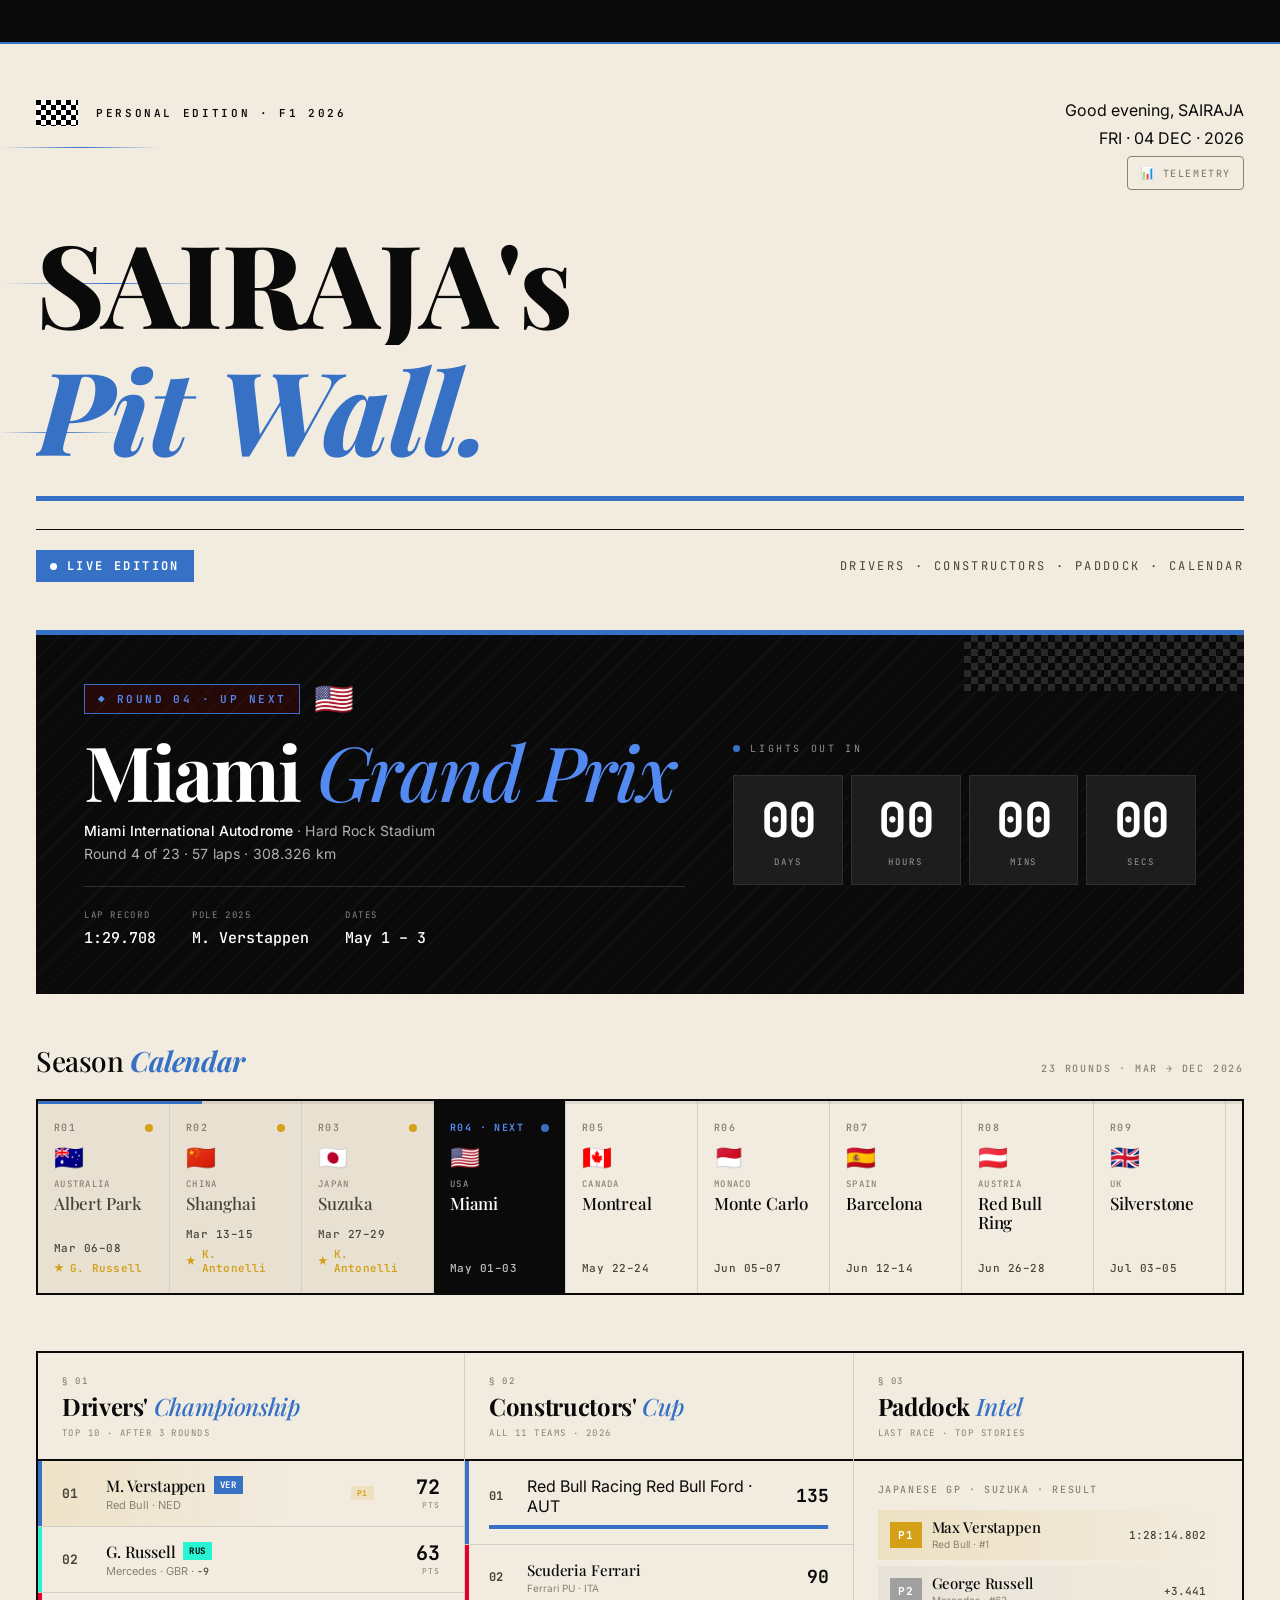
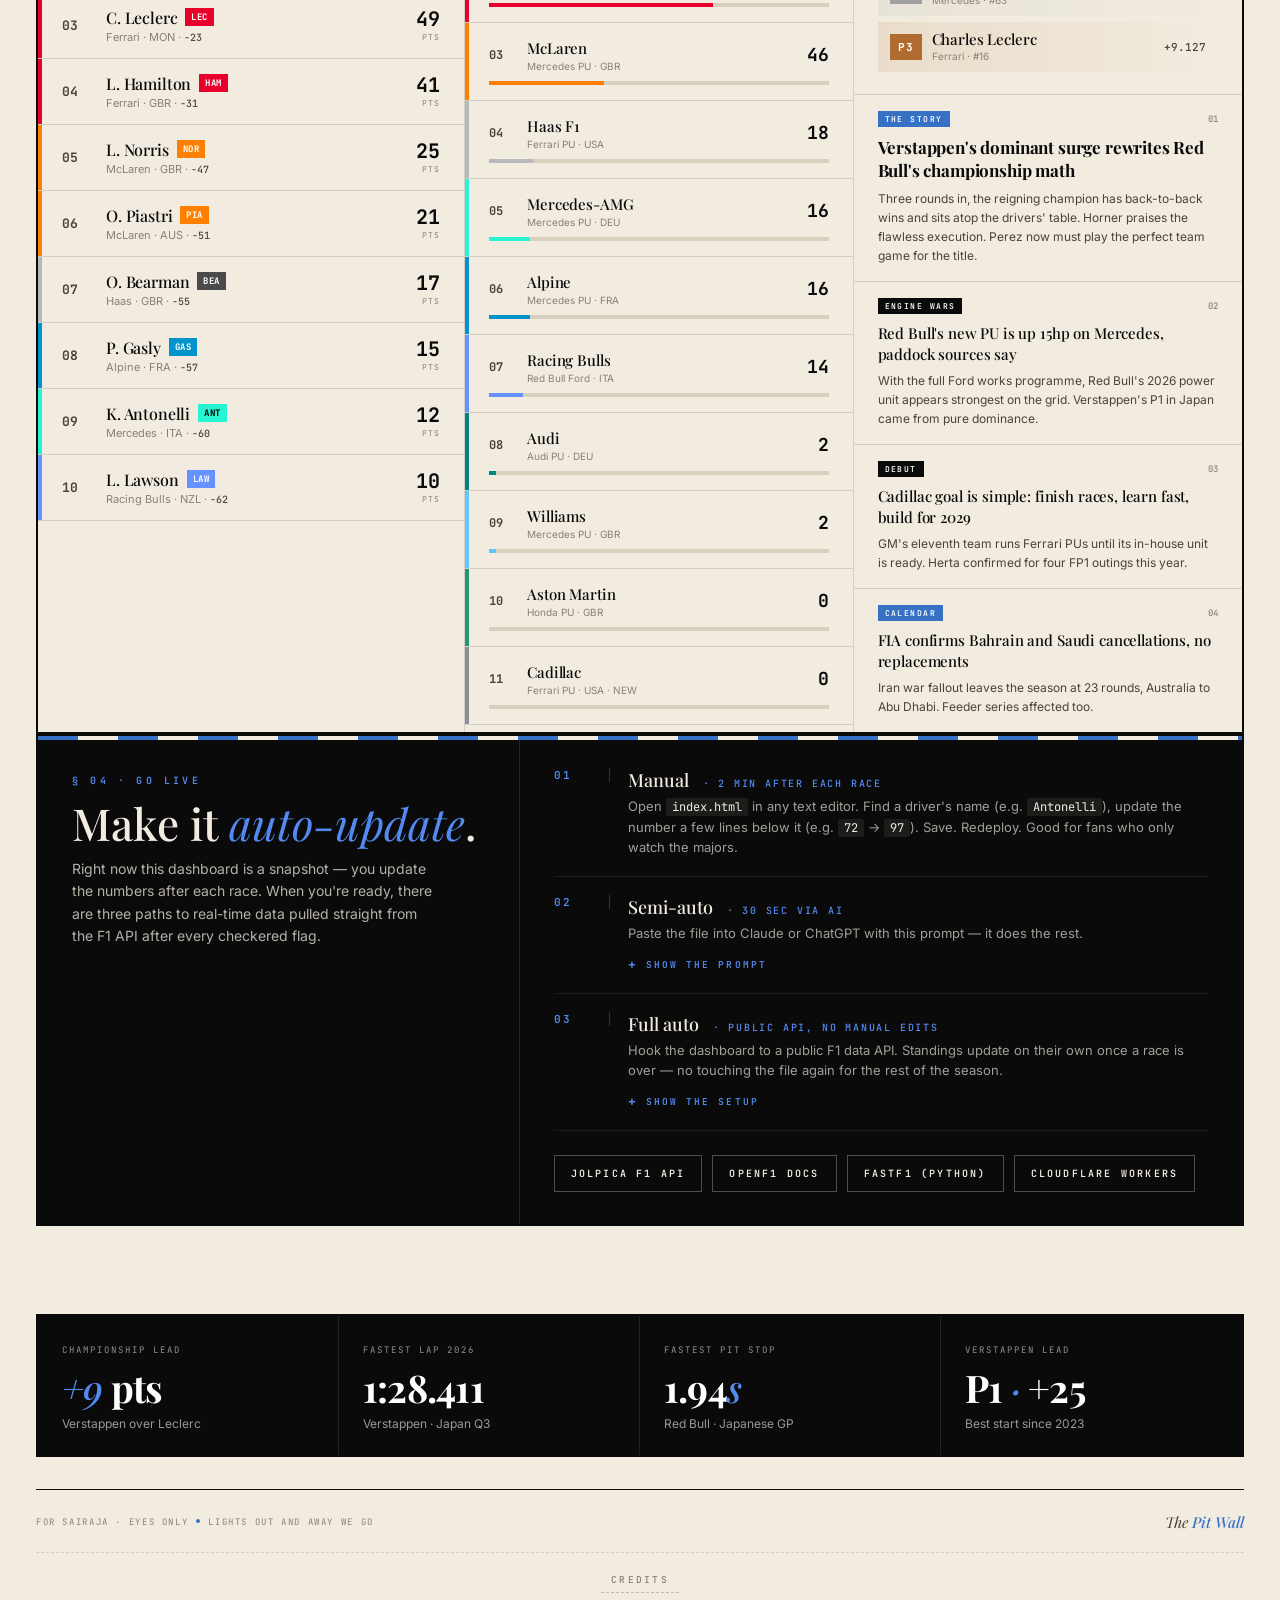
<file: f1-personalized.html>
<!DOCTYPE html>
<html lang="en">

<head>
    <meta charset="UTF-8">
    <meta name="viewport" content="width=device-width, initial-scale=1.0">
    <title>SAIRAJA's Pit Wall · Your Personal F1 2026 Dashboard</title>


    <meta name="description"
        content="A broadcaster-quality personal F1 2026 dashboard — live countdown to the next Grand Prix, real-time-ish standings for drivers and constructors, the full 23-round calendar, podium results and paddock intel. One HTML file. No backend. Yours forever." />
    <meta name="author" content="Your Name" />
    <meta name="keywords"
        content="F1 2026 dashboard, personal F1 dashboard, Formula 1 live dashboard, F1 countdown, F1 standings tracker, personal dashboard, pit wall" />
    <meta name="robots" content="index, follow, max-image-preview:large" />
    <meta name="theme-color" content="#0a0a0a" />
    <link rel="author" href="#" />
    <link rel="canonical" href="#" />

    <!-- Open Graph -->
    <meta property="og:type" content="website" />
    <meta property="og:title" content="The Pit Wall · Your Personal F1 2026 Dashboard" />
    <meta property="og:description"
        content="Live countdown, standings, calendar, podium, paddock intel. A broadcaster-quality F1 dashboard, made personal. Built with care for every F1 fan." />
    <meta property="og:site_name" content="The Pit Wall" />
    <meta property="og:image" content="https://placehold.co/1200x630/0f172a/f8fafc?text=The+Pit+Wall" />
    <meta property="og:image:width" content="1200" />
    <meta property="og:image:height" content="630" />
    <meta property="og:image:alt" content="The Pit Wall — a personal F1 2026 dashboard. Lights out and away we go." />
    <meta property="og:locale" content="en_IN" />

    <!-- Twitter -->
    <meta name="twitter:card" content="summary_large_image" />
    <meta name="twitter:title" content="The Pit Wall · Your Personal F1 2026 Dashboard" />
    <meta name="twitter:description"
        content="Live countdown, standings, calendar, podium, paddock intel. Built with care for every F1 fan." />
    <meta name="twitter:image" content="https://placehold.co/1200x630/0f172a/f8fafc?text=The+Pit+Wall" />
    <meta name="twitter:creator" content="@yourhandle" />

    <!-- Structured data — WebApplication + Person -->
    <script type="application/ld+json">
{
  "@context": "https://schema.org",
  "@graph": [
    {
      "@type": "WebApplication",
      "@id": "https://example.com/pit-wall#app",
      "name": "The Pit Wall",
      "alternateName": "Personal F1 2026 Dashboard",
      "description": "A personal, single-file F1 2026 dashboard — countdown, standings, calendar, podium, paddock intel. Editorial magazine design. One HTML file, no backend.",
      "url": "https://example.com/pit-wall",
      "applicationCategory": "SportsApplication",
      "applicationSubCategory": "Formula 1 Dashboard",
      "operatingSystem": "Web (any modern browser)",
      "inLanguage": "en",
      "creator": { "@id": "https://example.com/#person" },
      "author":  { "@id": "https://example.com/#person" },
      "offers": {
        "@type": "Offer",
        "price": "0",
        "priceCurrency": "INR",
        "availability": "https://schema.org/InStock"
      }
    },
    {
      "@type": "Person",
      "@id": "https://example.com/#person",
      "name": "Your Name",
      "alternateName": "your-handle",
      "url": "https://example.com/",
      "sameAs": [],
      "jobTitle": "Creator"
    }
  ]
}
</script>
    <!-- ================ END ATTRIBUTION PACKAGE ====================== -->

    <link rel="preconnect" href="https://fonts.googleapis.com">
    <link rel="preconnect" href="https://fonts.gstatic.com" crossorigin>
    <link
        href="https://fonts.googleapis.com/css2?family=Playfair+Display:ital,wght@0,400;0,500;0,700;0,800;1,400;1,700&family=Inter:wght@300;400;500;600;700&family=JetBrains+Mono:wght@300;400;500;600;700&display=swap"
        rel="stylesheet">
    <style>
        *,
        *::before,
        *::after {
            box-sizing: border-box;
            margin: 0;
            padding: 0;
        }

        :root {
            --carbon: #0a0a0a;
            --carbon-2: #131313;
            --carbon-3: #1d1d1d;
            --paper: #f2ece0;
            --paper-2: #e8e1d2;
            --paper-3: #d8d0bf;
            --ink: #0a0a0a;
            --ink-2: #4a4438;
            --ink-3: #8a8172;

            --racing: #3671C6;
            --racing-hot: #538af2;
            --racing-deep: #1e4785;
            --gold: #d4a017;

            --mercedes: #27F4D2;
            --ferrari: #E8002D;
            --mclaren: #FF8000;
            --redbull: #3671C6;
            --williams: #64C4FF;
            --haas: #B6BABD;
            --alpine: #0093CC;
            --audi: #00877C;
            --racingbulls: #6692FF;
            --aston: #229971;
            --cadillac: #8A9099;

            --rule-light: #d4cec4;
        }

        @keyframes maskRevealUp {
            0% {
                clip-path: inset(100% 0 0 0);
                transform: translateY(20px);
            }

            100% {
                clip-path: inset(0 0 0 0);
                transform: translateY(0);
            }
        }

        @keyframes maskRevealRight {
            0% {
                clip-path: inset(0 100% 0 0);
            }

            100% {
                clip-path: inset(0 0 0 0);
            }
        }

        @keyframes fadeSlow {
            from {
                opacity: 0;
            }

            to {
                opacity: 1;
            }
        }

        @keyframes fadeUpSlow {
            from {
                opacity: 0;
                transform: translateY(18px);
            }

            to {
                opacity: 1;
                transform: translateY(0);
            }
        }

        @keyframes underlineDraw {
            0% {
                transform: scaleX(0);
                transform-origin: left;
            }

            100% {
                transform: scaleX(1);
                transform-origin: left;
            }
        }

        @keyframes ticker {
            0% {
                transform: translateX(0);
            }

            100% {
                transform: translateX(-50%);
            }
        }

        @keyframes pulseDot {

            0%,
            100% {
                opacity: 0.5;
                transform: scale(1);
            }

            50% {
                opacity: 1;
                transform: scale(1.2);
            }
        }

        @keyframes blink {

            0%,
            100% {
                opacity: 1;
            }

            50% {
                opacity: 0.25;
            }
        }

        @keyframes flagWave {

            0%,
            100% {
                transform: rotate(0);
            }

            50% {
                transform: rotate(5deg);
            }
        }

        @keyframes speedLineSlow {
            0% {
                transform: translateX(-200px);
                opacity: 0;
            }

            20% {
                opacity: 0.5;
            }

            100% {
                transform: translateX(calc(100vw + 200px));
                opacity: 0;
            }
        }

        @keyframes barGrowSlow {
            0% {
                transform: scaleX(0);
                transform-origin: left;
            }

            100% {
                transform: scaleX(1);
            }
        }

        @keyframes rowSlide {
            from {
                opacity: 0;
                transform: translateX(-24px);
            }

            to {
                opacity: 1;
                transform: translateX(0);
            }
        }

        @keyframes numCountUp {
            from {
                opacity: 0;
                transform: translateY(14px);
            }

            to {
                opacity: 1;
                transform: translateY(0);
            }
        }

        @keyframes checkerFadeIn {
            from {
                opacity: 0;
                transform: scale(0.8);
            }

            to {
                opacity: 1;
                transform: scale(1);
            }
        }

        html {
            scroll-behavior: smooth;
        }

        body {
            background: var(--paper);
            color: var(--ink);
            font-family: 'Inter', sans-serif;
            font-weight: 400;
            min-height: 100vh;
            -webkit-font-smoothing: antialiased;
            overflow-x: hidden;
        }

        .ticker-wrap {
            background: var(--carbon);
            height: 44px;
            overflow: hidden;
            display: flex;
            align-items: center;
            border-bottom: 2px solid var(--racing);
            position: relative;
            animation: fadeSlow 0.9s ease both;
        }

        .ticker-wrap::before,
        .ticker-wrap::after {
            content: '';
            position: absolute;
            top: 0;
            bottom: 0;
            width: 80px;
            z-index: 2;
            pointer-events: none;
        }

        .ticker-wrap::before {
            left: 0;
            background: linear-gradient(90deg, var(--carbon), transparent);
        }

        .ticker-wrap::after {
            right: 0;
            background: linear-gradient(270deg, var(--carbon), transparent);
        }

        .ticker-track {
            display: flex;
            white-space: nowrap;
            animation: ticker 48s linear infinite;
            will-change: transform;
        }

        .ticker-track:hover {
            animation-play-state: paused;
        }

        .tick {
            display: inline-flex;
            align-items: center;
            gap: 8px;
            padding: 0 26px;
            font-family: 'JetBrains Mono', monospace;
            font-size: 11px;
            font-weight: 500;
            letter-spacing: .08em;
            color: rgba(255, 255, 255, 0.55);
            text-transform: uppercase;
        }

        .tick .sym {
            color: var(--racing-hot);
            font-weight: 600;
            letter-spacing: .14em;
        }

        .tick .val {
            color: #fff;
            font-weight: 600;
        }

        .tick .pts {
            color: var(--gold);
            font-weight: 500;
        }

        .tick-dot {
            color: rgba(255, 255, 255, .2);
            padding: 0 4px;
            font-size: 9px;
        }

        .hero {
            background: var(--paper);
            padding: 56px 36px 32px;
            max-width: 1440px;
            margin: 0 auto;
            position: relative;
            overflow: hidden;
        }

        .speed-line {
            position: absolute;
            top: 0;
            left: 0;
            height: 1px;
            background: linear-gradient(90deg, transparent 0%, var(--racing) 50%, transparent 100%);
            animation: speedLineSlow 5.5s ease-out infinite;
            pointer-events: none;
        }

        .speed-line:nth-child(1) {
            top: 18%;
            width: 160px;
            animation-delay: 1.8s;
        }

        .speed-line:nth-child(2) {
            top: 42%;
            width: 220px;
            animation-delay: 3.2s;
        }

        .speed-line:nth-child(3) {
            top: 68%;
            width: 120px;
            animation-delay: 2.4s;
        }

        .hero-top {
            display: flex;
            justify-content: space-between;
            align-items: flex-start;
            margin-bottom: 28px;
            animation: fadeUpSlow 1s ease both 0.2s;
        }

        .brand-eyebrow {
            display: inline-flex;
            align-items: center;
            gap: 18px;
            font-family: 'JetBrains Mono', monospace;
            font-size: 11px;
            font-weight: 600;
            letter-spacing: .24em;
            text-transform: uppercase;
            color: var(--ink);
            animation: checkerFadeIn 0.9s cubic-bezier(.2, .8, .2, 1) both 0.5s;
        }

        .checker-flag {
            display: inline-block;
            width: 42px;
            height: 26px;
            background:
                linear-gradient(45deg, #fff 25%, transparent 25%, transparent 75%, #fff 75%),
                linear-gradient(45deg, #fff 25%, transparent 25%, transparent 75%, #fff 75%);
            background-size: 10px 10px;
            background-position: 0 0, 5px 5px;
            background-color: #000;
            animation: flagWave 3s ease-in-out infinite;
            transform-origin: left center;
            flex-shrink: 0;
        }

        .brand-right {
            text-align: right;
            animation: fadeUpSlow 1s ease both 0.7s;
            display: flex;
            flex-direction: column;
            align-items: flex-end;
            gap: 8px;
        }

        .nav-btn {
            background: transparent;
            border: 1px solid var(--ink-3);
            color: var(--ink-3);
            font-family: 'JetBrains Mono', monospace;
            font-size: 10px;
            font-weight: 500;
            letter-spacing: 0.16em;
            text-transform: uppercase;
            padding: 8px 12px;
            cursor: pointer;
            border-radius: 4px;
            transition: all 0.2s ease;
            display: inline-flex;
            align-items: center;
            gap: 6px;
        }

        .nav-btn:hover,
        .nav-btn:focus-visible {
            color: var(--racing);
            border-color: var(--racing);
            background: rgba(54, 113, 198, 0.05);
            outline: none;
        }

        .nav-icon {
            font-size: 12px;
        }

        .title-wrap {
            position: relative;
            margin-bottom: 28px;
            padding-bottom: 24px;
        }

        .hero-title {
            font-family: 'Playfair Display', serif;
            font-weight: 800;
            line-height: 0.95;
            letter-spacing: -0.03em;
            color: var(--ink);
        }

        .hero-title .line1 {
            display: block;
            font-size: clamp(56px, 9vw, 126px);
            line-height: 1.1;
            overflow: hidden;
            padding-bottom: 0.05em;
        }

        .hero-title .line1 span {
            display: inline-block;
            animation: maskRevealUp 1.1s cubic-bezier(.2, .9, .25, 1) both 0.9s;
        }

        .hero-title .line2 {
            display: block;
            font-size: clamp(56px, 9vw, 126px);
            font-style: italic;
            color: var(--racing);
            line-height: 1.1;
            overflow: hidden;
            margin-top: -0.05em;
            padding-bottom: 0.05em;
        }

        .hero-title .line2 span {
            display: inline-block;
            animation: maskRevealUp 1.1s cubic-bezier(.2, .9, .25, 1) both 1.4s;
        }

        .title-underline {
            position: absolute;
            left: 0;
            bottom: 0;
            height: 5px;
            width: 100%;
            background: var(--racing);
            transform: scaleX(0);
            transform-origin: left;
            animation: underlineDraw 1.2s cubic-bezier(.3, .9, .3, 1) both 2.2s;
        }

        .hero-sub {
            font-family: 'JetBrains Mono', monospace;
            font-size: 12px;
            letter-spacing: .2em;
            text-transform: uppercase;
            color: var(--ink-2);
            padding-top: 20px;
            border-top: 1px solid var(--ink);
            display: flex;
            justify-content: space-between;
            align-items: center;
            animation: fadeUpSlow 1s ease both 2.8s;
        }

        .live-badge {
            display: inline-flex;
            align-items: center;
            gap: 10px;
            padding: 8px 14px;
            background: var(--racing);
            color: #fff;
            font-weight: 700;
            letter-spacing: .2em;
            position: relative;
        }

        .live-badge::before {
            content: '';
            display: inline-block;
            width: 7px;
            height: 7px;
            background: #fff;
            border-radius: 50%;
            animation: blink 1.6s ease infinite;
        }

        .race-hero {
            margin: 0 auto;
            max-width: 1440px;
            padding: 0 36px;
            background: var(--paper);
            animation: fadeUpSlow 1.1s ease both 3.2s;
        }

        .race-block {
            background: var(--carbon);
            color: #fff;
            padding: 44px 48px 46px;
            margin-top: 16px;
            position: relative;
            overflow: hidden;
            border-top: 5px solid var(--racing);
        }

        .race-block::before {
            content: '';
            position: absolute;
            inset: 0;
            background:
                repeating-linear-gradient(135deg,
                    rgba(255, 255, 255, 0.022) 0 2px,
                    transparent 2px 16px);
            pointer-events: none;
            z-index: 0;
        }

        .race-block::after {
            content: '';
            position: absolute;
            top: 0;
            right: 0;
            width: 280px;
            height: 56px;
            background:
                linear-gradient(45deg, #fff 25%, transparent 25%, transparent 75%, #fff 75%),
                linear-gradient(45deg, #fff 25%, transparent 25%, transparent 75%, #fff 75%);
            background-size: 14px 14px;
            background-position: 0 0, 7px 7px;
            background-color: #000;
            opacity: 0.12;
            z-index: 0;
        }

        .race-grid {
            display: grid;
            grid-template-columns: 1.3fr 1fr;
            gap: 48px;
            position: relative;
            z-index: 1;
        }

        .race-meta-row {
            display: flex;
            align-items: center;
            gap: 14px;
            margin-bottom: 18px;
        }

        .race-round {
            font-family: 'JetBrains Mono', monospace;
            font-size: 11px;
            font-weight: 600;
            letter-spacing: .22em;
            text-transform: uppercase;
            color: var(--racing-hot);
            padding: 7px 13px;
            border: 1px solid var(--racing);
            background: rgba(225, 6, 0, 0.12);
        }

        .race-flag-big {
            font-size: 32px;
            animation: flagWave 2.8s ease-in-out infinite;
        }

        .race-name {
            font-family: 'Playfair Display', serif;
            font-size: clamp(44px, 6vw, 76px);
            font-weight: 700;
            line-height: 0.92;
            letter-spacing: -0.025em;
            color: #fff;
            margin-bottom: 16px;
        }

        .race-name em {
            font-style: italic;
            color: var(--racing-hot);
            font-weight: 500;
        }

        .race-circuit {
            font-family: 'Inter', sans-serif;
            font-size: 14px;
            color: rgba(255, 255, 255, 0.68);
            margin-bottom: 6px;
            letter-spacing: .01em;
        }

        .race-circuit strong {
            color: #fff;
            font-weight: 500;
        }

        .race-stats {
            display: flex;
            gap: 36px;
            margin-top: 24px;
            padding-top: 22px;
            border-top: 1px solid rgba(255, 255, 255, 0.15);
        }

        .race-stat {
            display: flex;
            flex-direction: column;
        }

        .race-stat-label {
            font-family: 'JetBrains Mono', monospace;
            font-size: 9px;
            letter-spacing: .18em;
            text-transform: uppercase;
            color: rgba(255, 255, 255, 0.5);
            margin-bottom: 7px;
        }

        .race-stat-val {
            font-family: 'JetBrains Mono', monospace;
            font-size: 15px;
            font-weight: 500;
            color: #fff;
        }

        .race-right {
            display: flex;
            flex-direction: column;
            justify-content: center;
        }

        .countdown-label {
            font-family: 'JetBrains Mono', monospace;
            font-size: 10px;
            letter-spacing: .26em;
            text-transform: uppercase;
            color: rgba(255, 255, 255, 0.55);
            margin-bottom: 20px;
            display: flex;
            align-items: center;
            gap: 10px;
        }

        .countdown-label::before {
            content: '';
            width: 7px;
            height: 7px;
            background: var(--racing);
            border-radius: 50%;
            animation: pulseDot 1.8s ease infinite;
        }

        .countdown {
            display: grid;
            grid-template-columns: repeat(4, 1fr);
            gap: 8px;
        }

        .cd-cell {
            background: var(--carbon-3);
            padding: 20px 8px 16px;
            text-align: center;
            border: 1px solid rgba(255, 255, 255, 0.08);
        }

        .cd-num {
            font-family: 'JetBrains Mono', monospace;
            font-size: clamp(36px, 4.2vw, 48px);
            font-weight: 700;
            color: #fff;
            line-height: 1;
            letter-spacing: -0.03em;
            font-variant-numeric: tabular-nums;
            animation: numCountUp 0.8s ease both 3.8s;
        }

        .cd-cell:nth-child(2) .cd-num {
            animation-delay: 3.95s;
        }

        .cd-cell:nth-child(3) .cd-num {
            animation-delay: 4.1s;
        }

        .cd-cell:nth-child(4) .cd-num {
            animation-delay: 4.25s;
        }

        .cd-label {
            font-family: 'JetBrains Mono', monospace;
            font-size: 9px;
            letter-spacing: .22em;
            text-transform: uppercase;
            color: rgba(255, 255, 255, 0.55);
            margin-top: 12px;
        }

        .cal-section {
            max-width: 1440px;
            margin: 0 auto;
            padding: 48px 36px 0;
            animation: fadeUpSlow 1s ease both 3.5s;
        }

        .cal-head {
            display: flex;
            align-items: baseline;
            justify-content: space-between;
            margin-bottom: 20px;
        }

        .cal-title {
            font-family: 'Playfair Display', serif;
            font-size: 28px;
            font-weight: 500;
            letter-spacing: -0.015em;
            color: var(--ink);
        }

        .cal-title em {
            font-style: italic;
            color: var(--racing);
            font-weight: 700;
        }

        .cal-meta {
            font-family: 'JetBrains Mono', monospace;
            font-size: 10px;
            letter-spacing: .18em;
            text-transform: uppercase;
            color: var(--ink-3);
            font-weight: 500;
        }

        .cal-strip-wrap {
            position: relative;
            overflow: hidden;
            border: 2px solid var(--ink);
            background: var(--paper-2);
        }

        .cal-progress-track {
            position: absolute;
            top: 0;
            left: 0;
            right: 0;
            height: 3px;
            background: rgba(0, 0, 0, 0.08);
            z-index: 3;
        }

        .cal-progress-fill {
            height: 100%;
            background: var(--racing);
            transform: scaleX(0);
            transform-origin: left;
            animation: barGrowSlow 1.6s cubic-bezier(.3, .9, .3, 1) both 4.2s;
        }

        .cal-strip {
            display: grid;
            grid-auto-flow: column;
            grid-auto-columns: minmax(132px, 1fr);
            overflow-x: auto;
            scrollbar-width: thin;
        }

        .cal-strip::-webkit-scrollbar {
            height: 4px;
        }

        .cal-strip::-webkit-scrollbar-thumb {
            background: var(--ink);
        }

        .cal-round {
            padding: 20px 16px 18px;
            border-right: 1px solid var(--rule-light);
            position: relative;
            background: var(--paper);
            transition: background 0.25s, transform 0.25s;
            min-height: 148px;
            display: flex;
            flex-direction: column;
            cursor: default;
        }

        .cal-round:hover {
            background: var(--paper-3);
        }

        .cal-round:last-child {
            border-right: none;
        }

        .cal-round.done {
            background: var(--paper-2);
        }

        .cal-round.done .cal-flag-name {
            color: var(--ink-2);
        }

        .cal-round.next {
            background: var(--carbon);
            color: #fff;
        }

        .cal-round.next .cal-rnum {
            color: var(--racing-hot);
            font-weight: 700;
        }

        .cal-round.next .cal-country {
            color: rgba(255, 255, 255, 0.55);
        }

        .cal-round.next .cal-flag-name {
            color: #fff;
        }

        .cal-round.next .cal-date {
            color: rgba(255, 255, 255, 0.75);
        }

        .cal-rnum {
            font-family: 'JetBrains Mono', monospace;
            font-size: 10px;
            letter-spacing: .14em;
            color: var(--ink-3);
            margin-bottom: 12px;
            font-weight: 600;
            display: flex;
            align-items: center;
            justify-content: space-between;
        }

        .cal-status-dot {
            width: 8px;
            height: 8px;
            border-radius: 50%;
            background: var(--gold);
            display: inline-block;
        }

        .cal-round:not(.done):not(.next) .cal-status-dot {
            display: none;
        }

        .cal-round.next .cal-status-dot {
            background: var(--racing);
            animation: pulseDot 1.6s ease infinite;
        }

        .cal-flag-emoji {
            font-size: 24px;
            line-height: 1;
            margin-bottom: 8px;
        }

        .cal-country {
            font-family: 'JetBrains Mono', monospace;
            font-size: 9px;
            color: var(--ink-3);
            letter-spacing: .14em;
            text-transform: uppercase;
            margin-bottom: 4px;
            font-weight: 500;
        }

        .cal-flag-name {
            font-family: 'Playfair Display', serif;
            font-size: 17px;
            font-weight: 500;
            color: var(--ink);
            letter-spacing: -.01em;
            line-height: 1.1;
            margin-bottom: auto;
        }

        .cal-date {
            font-family: 'JetBrains Mono', monospace;
            font-size: 11px;
            color: var(--ink-2);
            letter-spacing: .04em;
            margin-top: 14px;
            font-weight: 500;
        }

        .cal-winner {
            font-family: 'JetBrains Mono', monospace;
            font-size: 11px;
            color: var(--gold);
            margin-top: 6px;
            font-weight: 600;
            letter-spacing: .02em;
            display: flex;
            align-items: center;
            gap: 6px;
        }

        .cal-winner::before {
            content: '';
            display: inline-block;
            width: 10px;
            height: 10px;
            background: var(--gold);
            clip-path: polygon(50% 0%, 61% 35%, 98% 35%, 68% 57%, 79% 91%, 50% 70%, 21% 91%, 32% 57%, 2% 35%, 39% 35%);
        }

        .main-section {
            max-width: 1440px;
            margin: 0 auto;
            padding: 56px 36px 0;
        }

        .main-grid {
            display: grid;
            grid-template-columns: 1.1fr 1fr 1fr;
            border: 2px solid var(--ink);
            background: var(--paper);
        }

        .col {
            border-right: 1px solid var(--rule-light);
            display: flex;
            flex-direction: column;
        }

        .col:last-child {
            border-right: none;
        }

        .col-head {
            padding: 22px 24px 20px;
            border-bottom: 2px solid var(--ink);
            background: var(--paper);
            position: sticky;
            top: 0;
            z-index: 5;
        }

        .col-num {
            font-family: 'JetBrains Mono', monospace;
            font-size: 9px;
            color: var(--ink-3);
            letter-spacing: .18em;
            margin-bottom: 7px;
            font-weight: 500;
        }

        .col-name {
            font-family: 'Playfair Display', serif;
            font-size: 24px;
            font-weight: 700;
            letter-spacing: -0.015em;
            color: var(--ink);
            line-height: 1;
        }

        .col-name em {
            font-style: italic;
            color: var(--racing);
            font-weight: 500;
        }

        .col-sub {
            font-family: 'JetBrains Mono', monospace;
            font-size: 9px;
            letter-spacing: .16em;
            text-transform: uppercase;
            color: var(--ink-3);
            margin-top: 9px;
        }

        .driver-row {
            display: grid;
            grid-template-columns: 32px 1fr auto;
            align-items: center;
            gap: 12px;
            padding: 14px 24px;
            border-bottom: 1px solid var(--rule-light);
            position: relative;
            transition: background 0.2s, transform 0.2s;
            opacity: 0;
            animation: rowSlide 0.6s cubic-bezier(.25, .9, .3, 1) both;
        }

        .driver-row::before {
            content: '';
            position: absolute;
            left: 0;
            top: 0;
            bottom: 0;
            width: 4px;
            background: var(--team-color, var(--ink-3));
        }

        .driver-row:hover {
            background: var(--paper-2);
            transform: translateX(3px);
        }

        .driver-row.leader {
            background: linear-gradient(90deg, rgba(212, 160, 23, 0.12) 0%, transparent 60%);
        }

        .driver-row.leader::after {
            content: 'P1';
            position: absolute;
            right: 90px;
            top: 50%;
            transform: translateY(-50%);
            font-family: 'JetBrains Mono', monospace;
            font-size: 8px;
            font-weight: 700;
            color: var(--gold);
            letter-spacing: .1em;
            background: rgba(212, 160, 23, 0.15);
            padding: 2px 6px;
        }

        .driver-pos {
            font-family: 'JetBrains Mono', monospace;
            font-size: 13px;
            font-weight: 700;
            color: var(--ink-2);
            font-variant-numeric: tabular-nums;
        }

        .driver-info {
            display: flex;
            flex-direction: column;
        }

        .driver-line {
            display: flex;
            align-items: center;
            gap: 8px;
        }

        .driver-name {
            font-family: 'Playfair Display', serif;
            font-size: 16px;
            font-weight: 500;
            color: var(--ink);
            letter-spacing: -0.01em;
        }

        .driver-code {
            font-family: 'JetBrains Mono', monospace;
            font-size: 9px;
            font-weight: 700;
            color: #fff;
            background: var(--team-color, var(--ink-3));
            padding: 3px 6px;
            letter-spacing: .06em;
        }

        .driver-team {
            font-size: 11px;
            color: var(--ink-3);
            margin-top: 2px;
            font-weight: 400;
        }

        .driver-team .gap {
            color: var(--ink-2);
            font-family: 'JetBrains Mono', monospace;
            font-size: 10px;
            font-weight: 500;
        }

        .driver-pts-wrap {
            text-align: right;
        }

        .driver-pts {
            font-family: 'JetBrains Mono', monospace;
            font-size: 20px;
            font-weight: 700;
            color: var(--ink);
            font-variant-numeric: tabular-nums;
            line-height: 1;
        }

        .driver-pts-sub {
            font-family: 'JetBrains Mono', monospace;
            font-size: 8px;
            color: var(--ink-3);
            letter-spacing: .12em;
            text-transform: uppercase;
            margin-top: 3px;
        }

        .con-row {
            padding: 15px 24px;
            border-bottom: 1px solid var(--rule-light);
            position: relative;
            transition: background 0.2s;
            opacity: 0;
            animation: rowSlide 0.6s cubic-bezier(.25, .9, .3, 1) both;
        }

        .con-row:hover {
            background: var(--paper-2);
        }

        .con-row::before {
            content: '';
            position: absolute;
            left: 0;
            top: 0;
            bottom: 0;
            width: 4px;
            background: var(--team-color);
        }

        .con-top {
            display: grid;
            grid-template-columns: 26px 1fr auto;
            align-items: center;
            gap: 12px;
            margin-bottom: 9px;
        }

        .con-pos {
            font-family: 'JetBrains Mono', monospace;
            font-size: 12px;
            font-weight: 700;
            color: var(--ink-2);
            font-variant-numeric: tabular-nums;
        }

        .con-name {
            font-family: 'Playfair Display', serif;
            font-size: 15px;
            font-weight: 500;
            color: var(--ink);
            letter-spacing: -0.01em;
        }

        .con-engine {
            font-size: 10px;
            color: var(--ink-3);
            margin-top: 2px;
        }

        .con-pts {
            font-family: 'JetBrains Mono', monospace;
            font-size: 18px;
            font-weight: 700;
            color: var(--ink);
            font-variant-numeric: tabular-nums;
        }

        .con-bar {
            height: 4px;
            background: var(--paper-3);
            margin-top: 6px;
            position: relative;
            overflow: hidden;
        }

        .con-bar-fill {
            height: 100%;
            background: var(--team-color);
            transform-origin: left;
            transform: scaleX(0);
            animation: barGrowSlow 1.4s cubic-bezier(.3, .9, .3, 1) both;
        }

        .podium-block {
            padding: 22px 24px;
            border-bottom: 1px solid var(--rule-light);
        }

        .podium-head {
            font-family: 'JetBrains Mono', monospace;
            font-size: 10px;
            letter-spacing: .16em;
            text-transform: uppercase;
            color: var(--ink-3);
            margin-bottom: 14px;
            font-weight: 500;
        }

        .podium-list {
            display: flex;
            flex-direction: column;
            gap: 6px;
        }

        .pod-row {
            display: grid;
            grid-template-columns: 32px 1fr auto;
            align-items: center;
            gap: 10px;
            padding: 10px 12px;
            position: relative;
            transition: transform 0.2s;
        }

        .pod-row:hover {
            transform: translateX(3px);
        }

        .pod-row.p1 {
            background: linear-gradient(90deg, rgba(212, 160, 23, 0.15), transparent);
        }

        .pod-row.p2 {
            background: linear-gradient(90deg, rgba(160, 160, 160, 0.12), transparent);
        }

        .pod-row.p3 {
            background: linear-gradient(90deg, rgba(176, 108, 48, 0.12), transparent);
        }

        .pod-badge {
            font-family: 'JetBrains Mono', monospace;
            font-size: 11px;
            font-weight: 700;
            text-align: center;
            padding: 6px 0;
            color: #fff;
            letter-spacing: .04em;
        }

        .p1 .pod-badge {
            background: #d4a017;
        }

        .p2 .pod-badge {
            background: #a0a0a0;
        }

        .p3 .pod-badge {
            background: #b06c30;
        }

        .pod-driver-name {
            font-family: 'Playfair Display', serif;
            font-size: 15px;
            font-weight: 500;
            color: var(--ink);
            letter-spacing: -0.01em;
            line-height: 1;
        }

        .pod-driver-team {
            font-size: 10px;
            color: var(--ink-3);
            margin-top: 3px;
        }

        .pod-time {
            font-family: 'JetBrains Mono', monospace;
            font-size: 11px;
            color: var(--ink-2);
            font-weight: 500;
        }

        .news-block {
            padding: 0;
        }

        .news-item {
            padding: 16px 24px;
            border-bottom: 1px solid var(--rule-light);
            position: relative;
            transition: background 0.2s, padding-left 0.2s;
        }

        .news-item:last-child {
            border-bottom: none;
        }

        .news-item::before {
            content: '';
            position: absolute;
            left: 0;
            top: 0;
            bottom: 0;
            width: 0;
            background: var(--racing);
            transition: width 0.25s;
        }

        .news-item:hover {
            background: var(--paper-2);
            padding-left: 28px;
        }

        .news-item:hover::before {
            width: 4px;
        }

        .news-meta {
            display: flex;
            align-items: center;
            justify-content: space-between;
            margin-bottom: 9px;
        }

        .news-kicker {
            font-family: 'JetBrains Mono', monospace;
            font-size: 8px;
            letter-spacing: .18em;
            text-transform: uppercase;
            padding: 3px 7px;
            background: var(--racing);
            color: #fff;
            font-weight: 600;
        }

        .news-item.neutral .news-kicker {
            background: var(--ink);
        }

        .news-num {
            font-family: 'JetBrains Mono', monospace;
            font-size: 9px;
            color: var(--ink-3);
            font-weight: 500;
        }

        .news-headline {
            font-family: 'Playfair Display', serif;
            font-size: 15px;
            font-weight: 500;
            line-height: 1.35;
            color: var(--ink);
            letter-spacing: -0.01em;
            margin-bottom: 7px;
        }

        .news-item.lead .news-headline {
            font-size: 17px;
            font-weight: 700;
        }

        .news-body {
            font-size: 12px;
            line-height: 1.6;
            color: var(--ink-2);
        }

        .stats-ribbon {
            max-width: 1440px;
            margin: 0 auto;
            padding: 48px 36px 0;
        }

        .stats-grid {
            display: grid;
            grid-template-columns: repeat(4, 1fr);
            border: 2px solid var(--ink);
            background: var(--carbon);
        }

        .stat {
            padding: 28px 24px 24px;
            border-right: 1px solid rgba(255, 255, 255, 0.1);
            color: #fff;
            position: relative;
            overflow: hidden;
            transition: background 0.3s;
        }

        .stat:last-child {
            border-right: none;
        }

        .stat:hover {
            background: var(--carbon-2);
        }

        .stat::after {
            content: '';
            position: absolute;
            bottom: 0;
            left: 0;
            height: 3px;
            width: 0;
            background: var(--racing);
            transition: width 0.5s ease;
        }

        .stat:hover::after {
            width: 100%;
        }

        .stat-label {
            font-family: 'JetBrains Mono', monospace;
            font-size: 9px;
            letter-spacing: .22em;
            text-transform: uppercase;
            color: rgba(255, 255, 255, 0.55);
            margin-bottom: 13px;
        }

        .stat-big {
            font-family: 'Playfair Display', serif;
            font-size: clamp(28px, 3vw, 38px);
            font-weight: 700;
            color: #fff;
            line-height: 1;
            letter-spacing: -0.02em;
            margin-bottom: 9px;
        }

        .stat-big em {
            font-style: italic;
            color: var(--racing-hot);
            font-weight: 500;
        }

        .stat-sub {
            font-family: 'Inter', sans-serif;
            font-size: 12px;
            color: rgba(255, 255, 255, 0.58);
            font-weight: 400;
        }

        .footer-wrap {
            max-width: 1440px;
            margin: 0 auto;
            padding: 32px 36px 40px;
        }

        .footer {
            border-top: 1px solid var(--ink);
            padding-top: 22px;
            display: flex;
            justify-content: space-between;
            align-items: center;
        }

        .f-note {
            font-family: 'JetBrains Mono', monospace;
            font-size: 9px;
            color: var(--ink-3);
            letter-spacing: .18em;
            text-transform: uppercase;
        }

        .f-dot {
            display: inline-block;
            width: 4px;
            height: 4px;
            background: var(--racing);
            vertical-align: middle;
            margin: 0 8px;
            border-radius: 50%;
            position: relative;
            top: -2px;
        }

        .f-brand {
            font-family: 'Playfair Display', serif;
            font-size: 15px;
            font-style: italic;
            color: var(--ink-2);
        }

        .f-brand em {
            color: var(--racing);
            font-weight: 500;
        }

        @media (max-width: 980px) {

            .hero,
            .race-hero,
            .cal-section,
            .main-section,
            .stats-ribbon,
            .footer-wrap {
                padding-left: 20px;
                padding-right: 20px;
            }

            .hero {
                padding-top: 36px;
            }

            .hero-top {
                flex-direction: column;
                gap: 18px;
                align-items: flex-start;
            }

            .brand-right {
                text-align: left;
                align-items: flex-start;
            }

            .hero-title .line1,
            .hero-title .line2 {
                font-size: clamp(46px, 14vw, 84px);
            }

            .race-block {
                padding: 30px 24px 32px;
            }

            .race-grid {
                grid-template-columns: 1fr;
                gap: 32px;
            }

            .race-name {
                font-size: clamp(34px, 8vw, 52px);
            }

            .race-block::after {
                width: 180px;
                height: 40px;
            }

            .main-grid {
                grid-template-columns: 1fr;
            }

            .col {
                border-right: none;
                border-bottom: 1px solid var(--rule-light);
            }

            .col:last-child {
                border-bottom: none;
            }

            .col-head {
                position: relative;
                top: auto;
            }

            .stats-grid {
                grid-template-columns: 1fr 1fr;
            }

            .stat:nth-child(2) {
                border-right: none;
            }

            .stat:nth-child(3),
            .stat:nth-child(4) {
                border-top: 1px solid rgba(255, 255, 255, 0.1);
            }

            .stat:nth-child(4) {
                border-right: none;
            }

            .driver-row.leader::after {
                display: none;
            }

            .hero-sub {
                flex-direction: column;
                align-items: flex-start;
                gap: 14px;
            }
        }

        @media (max-width: 540px) {
            .cd-num {
                font-size: 32px;
            }

            .countdown {
                gap: 6px;
            }

            .cd-cell {
                padding: 16px 6px 12px;
            }

            .driver-name {
                font-size: 14px;
            }

            .driver-pts {
                font-size: 17px;
            }

            .cal-flag-name {
                font-size: 15px;
            }
        }

        /* ================================================================
   FOOTER COLOPHON ROW + COLOPHON MODAL · GO LIVE SECTION
   Template attribution styling. Matches carbon + racing red aesthetic.
   DO NOT MODIFY unless you know what you're doing.
   ================================================================ */

        .f-colophon-row {
            max-width: 1440px;
            margin: 20px auto 0;
            padding-top: 14px;
            border-top: 1px dashed var(--rule-light);
            display: flex;
            justify-content: center;
        }

        .f-colophon-btn {
            background: transparent;
            border: 0;
            color: var(--ink-3);
            font-family: 'JetBrains Mono', monospace;
            font-size: 9.5px;
            font-weight: 500;
            letter-spacing: 0.24em;
            text-transform: uppercase;
            padding: 6px 10px;
            cursor: pointer;
            border-bottom: 1px dashed rgba(10, 10, 10, 0.22);
            transition: color 0.2s ease, border-color 0.2s ease;
        }

        .f-colophon-btn:hover,
        .f-colophon-btn:focus-visible {
            color: var(--racing);
            border-bottom-color: var(--racing);
            outline: none;
        }

        /* --- Go Live section in the main layout --------------------------- */

        .golive-section {
            max-width: 1440px;
            margin: 0 auto;
            padding: 0 36px 40px;
        }

        .golive-card {
            background: var(--carbon);
            color: var(--paper);
            border: 2px solid var(--ink);
            position: relative;
            overflow: hidden;
            display: grid;
            grid-template-columns: 1fr 1.5fr;
            gap: 0;
        }

        .golive-stripe {
            position: absolute;
            top: 0;
            left: 0;
            right: 0;
            height: 4px;
            background: repeating-linear-gradient(90deg,
                    var(--racing) 0 40px,
                    var(--paper) 40px 80px);
        }

        .golive-left {
            padding: 38px 34px 32px;
            border-right: 1px solid rgba(242, 236, 224, 0.12);
        }

        .golive-eyebrow {
            font-family: 'JetBrains Mono', monospace;
            font-size: 10px;
            font-weight: 600;
            letter-spacing: 0.32em;
            text-transform: uppercase;
            color: var(--racing-hot);
            margin-bottom: 14px;
        }

        .golive-title {
            font-family: 'Playfair Display', serif;
            font-size: clamp(32px, 4vw, 44px);
            font-weight: 500;
            line-height: 1.02;
            margin-bottom: 12px;
        }

        .golive-title em {
            color: var(--racing-hot);
            font-style: italic;
            font-weight: 400;
        }

        .golive-lede {
            font-family: 'Inter', sans-serif;
            font-size: 14px;
            line-height: 1.6;
            color: rgba(242, 236, 224, 0.74);
            max-width: 40ch;
        }

        .golive-right {
            padding: 32px 34px;
            display: flex;
            flex-direction: column;
            gap: 18px;
        }

        .golive-step {
            display: grid;
            grid-template-columns: 56px 1fr;
            gap: 18px;
            padding-bottom: 18px;
            border-bottom: 1px solid rgba(242, 236, 224, 0.08);
        }

        .golive-step:last-child {
            border-bottom: none;
            padding-bottom: 0;
        }

        .golive-step-num {
            font-family: 'JetBrains Mono', monospace;
            font-size: 11px;
            font-weight: 600;
            letter-spacing: 0.24em;
            color: var(--racing-hot);
            border-right: 1px solid rgba(242, 236, 224, 0.18);
            padding-right: 14px;
            align-self: start;
        }

        .golive-step-head {
            font-family: 'Playfair Display', serif;
            font-size: 18px;
            font-weight: 500;
            color: var(--paper);
            margin-bottom: 4px;
        }

        .golive-step-head em {
            font-family: 'JetBrains Mono', monospace;
            font-size: 10px;
            font-style: normal;
            font-weight: 500;
            letter-spacing: 0.18em;
            text-transform: uppercase;
            color: var(--racing-hot);
            margin-left: 10px;
        }

        .golive-step-body {
            font-family: 'Inter', sans-serif;
            font-size: 13px;
            line-height: 1.55;
            color: rgba(242, 236, 224, 0.66);
        }

        .golive-step-body code {
            background: rgba(242, 236, 224, 0.08);
            color: var(--paper);
            padding: 1px 6px;
            border-radius: 2px;
            font-family: 'JetBrains Mono', monospace;
            font-size: 12px;
        }

        .golive-cta-row {
            display: flex;
            flex-wrap: wrap;
            gap: 10px;
            margin-top: 6px;
        }

        .golive-cta {
            display: inline-flex;
            align-items: center;
            gap: 8px;
            padding: 11px 16px;
            font-family: 'JetBrains Mono', monospace;
            font-size: 10px;
            font-weight: 600;
            letter-spacing: 0.22em;
            text-transform: uppercase;
            text-decoration: none;
            border-radius: 0;
            transition: background 0.2s ease, color 0.2s ease, border-color 0.2s ease, transform 0.2s ease;
        }

        .golive-cta-primary {
            background: var(--racing);
            color: var(--paper);
            border: 1px solid var(--racing);
        }

        .golive-cta-primary:hover {
            background: var(--racing-hot);
            border-color: var(--racing-hot);
            transform: translateY(-1px);
        }

        .golive-cta-ghost {
            background: transparent;
            color: var(--paper);
            border: 1px solid rgba(242, 236, 224, 0.3);
        }

        .golive-cta-ghost:hover {
            border-color: var(--paper);
            background: rgba(242, 236, 224, 0.06);
        }

        @media (max-width: 880px) {
            .golive-card {
                grid-template-columns: 1fr;
            }

            .golive-left {
                border-right: none;
                border-bottom: 1px solid rgba(242, 236, 224, 0.12);
            }

            .golive-section {
                padding: 0 20px 32px;
            }
        }

        /* Inline expandable detail blocks · "show the prompt" / "show the setup" */
        .golive-details {
            margin-top: 10px;
        }

        .golive-details summary {
            display: inline-flex;
            align-items: center;
            gap: 6px;
            cursor: pointer;
            list-style: none;
            font-family: 'JetBrains Mono', monospace;
            font-size: 9.5px;
            font-weight: 600;
            letter-spacing: 0.22em;
            text-transform: uppercase;
            color: var(--racing-hot);
            padding: 4px 0;
            transition: color 0.2s ease;
        }

        .golive-details summary::-webkit-details-marker {
            display: none;
        }

        .golive-details summary::before {
            content: '+';
            display: inline-block;
            width: 12px;
            font-size: 13px;
            line-height: 1;
        }

        .golive-details[open] summary::before {
            content: '−';
        }

        .golive-details summary:hover {
            color: var(--paper);
        }

        .golive-detail-p {
            font-family: 'Inter', sans-serif;
            font-size: 12.5px;
            line-height: 1.6;
            color: rgba(242, 236, 224, 0.74);
            margin: 12px 0 8px;
        }

        .golive-detail-p strong {
            color: var(--paper);
            font-weight: 600;
        }

        .golive-detail-p code {
            background: rgba(242, 236, 224, 0.08);
            color: var(--paper);
            padding: 1px 5px;
            border-radius: 2px;
            font-family: 'JetBrains Mono', monospace;
            font-size: 11.5px;
        }

        .golive-pre {
            margin: 8px 0 4px;
            padding: 14px 16px;
            background: rgba(0, 0, 0, 0.4);
            border-left: 2px solid var(--racing);
            font-family: 'JetBrains Mono', monospace;
            font-size: 11px;
            line-height: 1.55;
            color: rgba(242, 236, 224, 0.88);
            white-space: pre;
            overflow-x: auto;
            letter-spacing: 0.005em;
        }

        .golive-pre::-webkit-scrollbar {
            height: 6px;
        }

        .golive-pre::-webkit-scrollbar-thumb {
            background: rgba(242, 236, 224, 0.18);
        }

        /* --- Colophon modal ---------------------------------------------- */

        .colophon-modal {
            position: fixed;
            inset: 0;
            z-index: 9500;
            display: flex;
            align-items: center;
            justify-content: center;
            padding: 24px;
            opacity: 0;
            pointer-events: none;
            transition: opacity 0.28s ease;
        }

        .colophon-modal.open {
            opacity: 1;
            pointer-events: auto;
        }

        .colophon-modal[hidden] {
            display: none;
        }

        body.colo-open {
            overflow: hidden;
        }

        .colo-backdrop {
            position: absolute;
            inset: 0;
            background: rgba(10, 10, 10, 0.72);
            backdrop-filter: blur(4px);
            -webkit-backdrop-filter: blur(4px);
        }

        .colo-card {
            position: relative;
            width: min(620px, 100%);
            max-height: min(88vh, 880px);
            display: flex;
            flex-direction: column;
            background: var(--paper);
            color: var(--ink);
            border: 2px solid var(--ink);
            overflow: hidden;
            transform: translateY(14px) scale(0.985);
            transition: transform 0.32s ease;
        }

        .colophon-modal.open .colo-card {
            transform: translateY(0) scale(1);
        }

        .colo-card::before {
            content: '';
            position: absolute;
            top: 0;
            left: 0;
            right: 0;
            height: 4px;
            background: repeating-linear-gradient(90deg, var(--carbon) 0 20px, var(--paper-2) 20px 40px);
        }

        .colo-close {
            position: absolute;
            top: 14px;
            right: 14px;
            width: 32px;
            height: 32px;
            display: flex;
            align-items: center;
            justify-content: center;
            background: transparent;
            border: 1px solid rgba(10, 10, 10, 0.18);
            color: var(--ink-2);
            font-size: 15px;
            cursor: pointer;
            transition: background 0.2s ease, color 0.2s ease;
            z-index: 3;
        }

        .colo-close:hover {
            background: var(--carbon);
            color: var(--paper);
            border-color: var(--carbon);
        }

        .colo-scroll {
            overflow-y: auto;
            padding: 32px 30px 24px;
        }

        .colo-head {
            margin-bottom: 12px;
        }

        .colo-eyebrow {
            font-family: 'JetBrains Mono', monospace;
            font-size: 10px;
            font-weight: 600;
            letter-spacing: 0.3em;
            text-transform: uppercase;
            color: var(--racing);
            margin-bottom: 8px;
        }

        .colo-title {
            font-family: 'Playfair Display', serif;
            font-size: 42px;
            font-weight: 500;
            line-height: 1.02;
            margin-bottom: 8px;
        }

        .colo-title em {
            color: var(--racing);
            font-style: italic;
            font-weight: 400;
        }

        .colo-sub {
            font-family: 'Playfair Display', serif;
            font-style: italic;
            font-size: 15px;
            color: var(--ink-2);
            line-height: 1.4;
        }

        .colo-rule {
            height: 0;
            border-top: 1px solid var(--ink);
            margin: 20px 0;
            position: relative;
        }

        .colo-rule::after {
            content: '◆';
            position: absolute;
            top: -10px;
            left: 50%;
            transform: translateX(-50%);
            background: var(--paper);
            padding: 0 10px;
            font-size: 10px;
            color: var(--racing);
        }

        .colo-author-label {
            font-family: 'JetBrains Mono', monospace;
            font-size: 9.5px;
            font-weight: 600;
            letter-spacing: 0.28em;
            text-transform: uppercase;
            color: var(--ink-3);
            margin-bottom: 6px;
        }

        .colo-author-name {
            font-family: 'Playfair Display', serif;
            font-size: 26px;
            font-weight: 500;
            margin-bottom: 8px;
        }

        .colo-author-bio {
            font-family: 'Inter', sans-serif;
            font-size: 14px;
            line-height: 1.6;
            color: var(--ink-2);
            margin-bottom: 14px;
            max-width: 54ch;
        }

        .colo-author-bio em {
            font-family: 'Playfair Display', serif;
            font-style: italic;
            color: var(--racing);
        }

        .colo-links {
            display: flex;
            flex-wrap: wrap;
            gap: 8px;
        }

        .colo-btn {
            display: inline-flex;
            align-items: center;
            gap: 6px;
            padding: 8px 14px;
            font-family: 'JetBrains Mono', monospace;
            font-size: 10px;
            font-weight: 600;
            letter-spacing: 0.2em;
            text-transform: uppercase;
            text-decoration: none;
            background: transparent;
            color: var(--ink);
            border: 1px solid var(--ink);
            transition: background 0.2s ease, color 0.2s ease, transform 0.2s ease;
        }

        .colo-btn:hover {
            background: var(--ink);
            color: var(--paper);
            transform: translateY(-1px);
        }

        .colo-btn-primary {
            background: var(--racing);
            color: var(--paper);
            border-color: var(--racing);
        }

        .colo-btn-primary:hover {
            background: var(--racing-hot);
            border-color: var(--racing-hot);
            color: var(--paper);
        }

        .colo-arr {
            font-size: 13px;
            letter-spacing: 0;
        }

        /* Tip section ----------------------------------------------------- */

        .colo-tip-head {
            font-family: 'Playfair Display', serif;
            font-size: 22px;
            font-weight: 500;
            line-height: 1.15;
            margin: 6px 0 10px;
        }

        .colo-tip-head em {
            color: var(--racing);
            font-style: italic;
            font-weight: 400;
        }

        .colo-tip-body {
            font-family: 'Inter', sans-serif;
            font-size: 13.5px;
            line-height: 1.6;
            color: var(--ink-2);
            max-width: 54ch;
            margin-bottom: 16px;
        }

        .colo-podium {
            display: grid;
            grid-template-columns: repeat(3, 1fr);
            gap: 10px;
            margin-bottom: 16px;
        }

        .colo-p {
            position: relative;
            border: 1px solid var(--ink);
            padding: 14px 10px 12px;
            text-align: center;
            background: var(--paper-2);
            transition: background 0.2s ease, transform 0.2s ease, border-color 0.2s ease;
        }

        .colo-p:hover {
            background: var(--paper-3);
            border-color: var(--racing);
            transform: translateY(-1px);
        }

        .colo-p-pos {
            display: inline-block;
            font-family: 'JetBrains Mono', monospace;
            font-size: 9.5px;
            font-weight: 700;
            letter-spacing: 0.22em;
            padding: 3px 8px;
            border: 1px solid var(--ink);
            margin-bottom: 8px;
            color: var(--ink);
        }

        .colo-p[data-pos="p1"] .colo-p-pos {
            background: var(--gold);
            border-color: var(--gold);
        }

        .colo-p[data-pos="p3"] .colo-p-pos {
            background: var(--racing);
            color: var(--paper);
            border-color: var(--racing);
        }

        .colo-p-val {
            font-family: 'Playfair Display', serif;
            font-size: 22px;
            font-weight: 500;
            line-height: 1;
        }

        .colo-p-lbl {
            font-family: 'JetBrains Mono', monospace;
            font-size: 8.5px;
            font-weight: 500;
            letter-spacing: 0.2em;
            text-transform: uppercase;
            color: var(--ink-3);
            margin-top: 6px;
        }

        .colo-p-any {
            font-family: 'Playfair Display', serif;
            font-style: italic;
            font-size: 12.5px;
            color: var(--ink-3);
            text-align: center;
            grid-column: 1 / -1;
            padding: 4px;
        }

        .colo-upi {
            display: grid;
            grid-template-columns: 1fr auto;
            gap: 18px;
            align-items: center;
            padding: 16px;
            background: var(--carbon);
            color: var(--paper);
            border: 1px solid var(--ink);
            margin-bottom: 10px;
        }

        .colo-upi-left {
            min-width: 0;
        }

        .colo-upi-label {
            font-family: 'JetBrains Mono', monospace;
            font-size: 9.5px;
            font-weight: 600;
            letter-spacing: 0.28em;
            text-transform: uppercase;
            color: var(--racing-hot);
            display: block;
            margin-bottom: 4px;
        }

        .colo-upi-id {
            font-family: 'JetBrains Mono', monospace;
            font-size: 15px;
            font-weight: 600;
            color: var(--paper);
            word-break: break-all;
            display: block;
            letter-spacing: 0.04em;
        }

        .colo-upi-scan {
            font-family: 'Inter', sans-serif;
            font-size: 11px;
            color: rgba(242, 236, 224, 0.52);
            margin-top: 8px;
        }

        .colo-upi-qr {
            width: 120px;
            height: 120px;
            background: var(--paper);
            border: 2px solid var(--paper);
            display: flex;
            align-items: center;
            justify-content: center;
            flex: 0 0 auto;
        }

        .colo-upi-qr img {
            width: 100%;
            height: 100%;
            object-fit: contain;
            display: block;
        }

        .colo-upi-qr-empty {
            display: none;
        }

        .colo-upi-qr-fallback {
            font-family: 'JetBrains Mono', monospace;
            font-size: 10px;
            color: var(--carbon);
            text-align: center;
            padding: 8px;
        }

        .colo-intl {
            font-family: 'Playfair Display', serif;
            font-style: italic;
            font-size: 13px;
            color: var(--ink-2);
            text-align: center;
            margin: 12px 0 0;
            line-height: 1.5;
        }

        .colo-intl a {
            color: var(--racing);
            text-decoration: none;
            border-bottom: 1px dashed currentColor;
            font-style: normal;
            font-family: 'JetBrains Mono', monospace;
            font-size: 11.5px;
            letter-spacing: 0.06em;
            padding: 0 2px;
            transition: color 0.2s ease, border-color 0.2s ease;
        }

        .colo-intl a:hover {
            color: var(--racing-hot);
            border-bottom-color: var(--racing-hot);
        }

        .colo-tip-sig {
            font-family: 'Playfair Display', serif;
            font-style: italic;
            font-size: 12.5px;
            color: var(--ink-3);
            text-align: center;
            margin-top: 10px;
        }

        /* Disclaimer at bottom */
        .colo-disclaimer {
            font-family: 'Inter', sans-serif;
            font-size: 11.5px;
            line-height: 1.6;
            color: var(--ink-3);
            letter-spacing: 0.01em;
            padding-top: 4px;
        }

        @media (max-width: 560px) {
            .colo-scroll {
                padding: 26px 20px 20px;
            }

            .colo-title {
                font-size: 32px;
            }

            .colo-author-name {
                font-size: 22px;
            }

            .colo-tip-head {
                font-size: 18px;
            }

            .colo-upi {
                grid-template-columns: 1fr;
            }

            .colo-upi-qr {
                width: 100%;
                max-width: 200px;
                height: auto;
                aspect-ratio: 1;
                margin: 0 auto;
            }

            .colo-podium {
                grid-template-columns: 1fr 1fr 1fr;
                gap: 6px;
            }

            .colo-p {
                padding: 10px 6px 9px;
            }

            .colo-p-val {
                font-size: 18px;
            }
        }

        /* ================ END COLOPHON STYLES ====================== */
    </style>
</head>

<body>

    <div class="ticker-wrap">
        <div class="ticker-track" id="tkTrack"></div>
    </div>

    <section class="hero">
        <span class="speed-line"></span>
        <span class="speed-line"></span>
        <span class="speed-line"></span>

        <div class="hero-top">
            <div class="brand-eyebrow">
                <span class="checker-flag"></span>
                <span>Personal Edition · F1 2026</span>
            </div>
            <div class="brand-right">
                <div class="greeting" id="greeting">Good morning, SAIRAJA</div>
                <div class="dateline" id="dateline"></div>
                <button type="button" class="nav-btn" onclick="window.location.href='telemetry.html'">
                    <span class="nav-icon">📊</span>
                    Telemetry
                </button>
            </div>
        </div>

        <div class="title-wrap">
            <h1 class="hero-title">
                <span class="line1"><span>SAIRAJA's</span></span>
                <span class="line2"><span>Pit Wall.</span></span>
            </h1>
            <div class="title-underline"></div>
        </div>

        <div class="hero-sub">
            <span class="live-badge">Live Edition</span>
            <span>Drivers · Constructors · Paddock · Calendar</span>
        </div>
    </section>

    <section class="race-hero">
        <div class="race-block">
            <div class="race-grid">
                <div class="race-left">
                    <div class="race-meta-row">
                        <span class="race-round">◆ Round 04 · Up Next</span>
                        <span class="race-flag-big">🇺🇸</span>
                    </div>
                    <h2 class="race-name">Miami <em>Grand Prix</em></h2>
                    <div class="race-circuit"><strong>Miami International Autodrome</strong> · Hard Rock Stadium</div>
                    <div class="race-circuit">Round 4 of 23 · 57 laps · 308.326 km</div>

                    <div class="race-stats">
                        <div class="race-stat">
                            <div class="race-stat-label">Lap Record</div>
                            <div class="race-stat-val">1:29.708</div>
                        </div>
                        <div class="race-stat">
                            <div class="race-stat-label">Pole 2025</div>
                            <div class="race-stat-val">M. Verstappen</div>
                        </div>
                        <div class="race-stat">
                            <div class="race-stat-label">Dates</div>
                            <div class="race-stat-val">May 1 – 3</div>
                        </div>
                    </div>
                </div>

                <div class="race-right">
                    <div class="countdown-label">Lights Out In</div>
                    <div class="countdown">
                        <div class="cd-cell">
                            <div class="cd-num" id="cd-d">00</div>
                            <div class="cd-label">Days</div>
                        </div>
                        <div class="cd-cell">
                            <div class="cd-num" id="cd-h">00</div>
                            <div class="cd-label">Hours</div>
                        </div>
                        <div class="cd-cell">
                            <div class="cd-num" id="cd-m">00</div>
                            <div class="cd-label">Mins</div>
                        </div>
                        <div class="cd-cell">
                            <div class="cd-num" id="cd-s">00</div>
                            <div class="cd-label">Secs</div>
                        </div>
                    </div>
                </div>
            </div>
        </div>
    </section>

    <section class="cal-section">
        <div class="cal-head">
            <div class="cal-title">Season <em>Calendar</em></div>
            <div class="cal-meta">23 Rounds · Mar → Dec 2026</div>
        </div>

        <div class="cal-strip-wrap">
            <div class="cal-progress-track">
                <div class="cal-progress-fill" style="width: 13.6%;"></div>
            </div>
            <div class="cal-strip" id="calStrip">

                <div class="cal-round done">
                    <div class="cal-rnum">R01<span class="cal-status-dot"></span></div>
                    <div class="cal-flag-emoji">🇦🇺</div>
                    <div class="cal-country">Australia</div>
                    <div class="cal-flag-name">Albert Park</div>
                    <div class="cal-date">Mar 06–08</div>
                    <div class="cal-winner">G. Russell</div>
                </div>
                <div class="cal-round done">
                    <div class="cal-rnum">R02<span class="cal-status-dot"></span></div>
                    <div class="cal-flag-emoji">🇨🇳</div>
                    <div class="cal-country">China</div>
                    <div class="cal-flag-name">Shanghai</div>
                    <div class="cal-date">Mar 13–15</div>
                    <div class="cal-winner">K. Antonelli</div>
                </div>
                <div class="cal-round done">
                    <div class="cal-rnum">R03<span class="cal-status-dot"></span></div>
                    <div class="cal-flag-emoji">🇯🇵</div>
                    <div class="cal-country">Japan</div>
                    <div class="cal-flag-name">Suzuka</div>
                    <div class="cal-date">Mar 27–29</div>
                    <div class="cal-winner">K. Antonelli</div>
                </div>
                <div class="cal-round next">
                    <div class="cal-rnum">R04 · NEXT<span class="cal-status-dot"></span></div>
                    <div class="cal-flag-emoji">🇺🇸</div>
                    <div class="cal-country">USA</div>
                    <div class="cal-flag-name">Miami</div>
                    <div class="cal-date">May 01–03</div>
                </div>
                <div class="cal-round">
                    <div class="cal-rnum">R05<span class="cal-status-dot"></span></div>
                    <div class="cal-flag-emoji">🇨🇦</div>
                    <div class="cal-country">Canada</div>
                    <div class="cal-flag-name">Montreal</div>
                    <div class="cal-date">May 22–24</div>
                </div>
                <div class="cal-round">
                    <div class="cal-rnum">R06<span class="cal-status-dot"></span></div>
                    <div class="cal-flag-emoji">🇲🇨</div>
                    <div class="cal-country">Monaco</div>
                    <div class="cal-flag-name">Monte Carlo</div>
                    <div class="cal-date">Jun 05–07</div>
                </div>
                <div class="cal-round">
                    <div class="cal-rnum">R07<span class="cal-status-dot"></span></div>
                    <div class="cal-flag-emoji">🇪🇸</div>
                    <div class="cal-country">Spain</div>
                    <div class="cal-flag-name">Barcelona</div>
                    <div class="cal-date">Jun 12–14</div>
                </div>
                <div class="cal-round">
                    <div class="cal-rnum">R08<span class="cal-status-dot"></span></div>
                    <div class="cal-flag-emoji">🇦🇹</div>
                    <div class="cal-country">Austria</div>
                    <div class="cal-flag-name">Red Bull Ring</div>
                    <div class="cal-date">Jun 26–28</div>
                </div>
                <div class="cal-round">
                    <div class="cal-rnum">R09<span class="cal-status-dot"></span></div>
                    <div class="cal-flag-emoji">🇬🇧</div>
                    <div class="cal-country">UK</div>
                    <div class="cal-flag-name">Silverstone</div>
                    <div class="cal-date">Jul 03–05</div>
                </div>
                <div class="cal-round">
                    <div class="cal-rnum">R10<span class="cal-status-dot"></span></div>
                    <div class="cal-flag-emoji">🇧🇪</div>
                    <div class="cal-country">Belgium</div>
                    <div class="cal-flag-name">Spa</div>
                    <div class="cal-date">Jul 24–26</div>
                </div>
                <div class="cal-round">
                    <div class="cal-rnum">R11<span class="cal-status-dot"></span></div>
                    <div class="cal-flag-emoji">🇭🇺</div>
                    <div class="cal-country">Hungary</div>
                    <div class="cal-flag-name">Hungaroring</div>
                    <div class="cal-date">Jul 31–Aug 2</div>
                </div>
                <div class="cal-round">
                    <div class="cal-rnum">R12<span class="cal-status-dot"></span></div>
                    <div class="cal-flag-emoji">🇳🇱</div>
                    <div class="cal-country">Netherlands</div>
                    <div class="cal-flag-name">Zandvoort</div>
                    <div class="cal-date">Aug 21–23</div>
                </div>
                <div class="cal-round">
                    <div class="cal-rnum">R13<span class="cal-status-dot"></span></div>
                    <div class="cal-flag-emoji">🇮🇹</div>
                    <div class="cal-country">Italy</div>
                    <div class="cal-flag-name">Monza</div>
                    <div class="cal-date">Sep 04–06</div>
                </div>
                <div class="cal-round">
                    <div class="cal-rnum">R14<span class="cal-status-dot"></span></div>
                    <div class="cal-flag-emoji">🇪🇸</div>
                    <div class="cal-country">Spain</div>
                    <div class="cal-flag-name">Madrid</div>
                    <div class="cal-date">Sep 11–13</div>
                </div>
                <div class="cal-round">
                    <div class="cal-rnum">R15<span class="cal-status-dot"></span></div>
                    <div class="cal-flag-emoji">🇦🇿</div>
                    <div class="cal-country">Azerbaijan</div>
                    <div class="cal-flag-name">Baku</div>
                    <div class="cal-date">Sep 26 · Sat</div>
                </div>
                <div class="cal-round">
                    <div class="cal-rnum">R16<span class="cal-status-dot"></span></div>
                    <div class="cal-flag-emoji">🇸🇬</div>
                    <div class="cal-country">Singapore</div>
                    <div class="cal-flag-name">Marina Bay</div>
                    <div class="cal-date">Oct 09–11</div>
                </div>
                <div class="cal-round">
                    <div class="cal-rnum">R17<span class="cal-status-dot"></span></div>
                    <div class="cal-flag-emoji">🇺🇸</div>
                    <div class="cal-country">USA</div>
                    <div class="cal-flag-name">Austin</div>
                    <div class="cal-date">Oct 23–25</div>
                </div>
                <div class="cal-round">
                    <div class="cal-rnum">R18<span class="cal-status-dot"></span></div>
                    <div class="cal-flag-emoji">🇲🇽</div>
                    <div class="cal-country">Mexico</div>
                    <div class="cal-flag-name">Mexico City</div>
                    <div class="cal-date">Oct 30–Nov 1</div>
                </div>
                <div class="cal-round">
                    <div class="cal-rnum">R19<span class="cal-status-dot"></span></div>
                    <div class="cal-flag-emoji">🇧🇷</div>
                    <div class="cal-country">Brazil</div>
                    <div class="cal-flag-name">São Paulo</div>
                    <div class="cal-date">Nov 06–08</div>
                </div>
                <div class="cal-round">
                    <div class="cal-rnum">R20<span class="cal-status-dot"></span></div>
                    <div class="cal-flag-emoji">🇺🇸</div>
                    <div class="cal-country">USA</div>
                    <div class="cal-flag-name">Las Vegas</div>
                    <div class="cal-date">Nov 19–21</div>
                </div>
                <div class="cal-round">
                    <div class="cal-rnum">R21<span class="cal-status-dot"></span></div>
                    <div class="cal-flag-emoji">🇶🇦</div>
                    <div class="cal-country">Qatar</div>
                    <div class="cal-flag-name">Lusail</div>
                    <div class="cal-date">Nov 27–29</div>
                </div>
                <div class="cal-round">
                    <div class="cal-rnum">R22<span class="cal-status-dot"></span></div>
                    <div class="cal-flag-emoji">🇦🇪</div>
                    <div class="cal-country">UAE</div>
                    <div class="cal-flag-name">Yas Marina</div>
                    <div class="cal-date">Dec 04–06</div>
                </div>

            </div>
        </div>
    </section>

    <section class="main-section">
        <div class="main-grid">

            <div class="col">
                <div class="col-head">
                    <div class="col-num">§ 01</div>
                    <div class="col-name">Drivers' <em>Championship</em></div>
                    <div class="col-sub">Top 10 · After 3 Rounds</div>
                </div>

                <div class="driver-row leader" style="--team-color: var(--redbull); animation-delay:4.5s;">
                    <div class="driver-pos">01</div>
                    <div class="driver-info">
                        <div class="driver-line"><span class="driver-name">M. Verstappen</span><span class="driver-code"
                                style="background:var(--redbull); color:#fff;">VER</span></div>
                        <div class="driver-team">Red Bull · NED</div>
                    </div>
                    <div class="driver-pts-wrap">
                        <div class="driver-pts">72</div>
                        <div class="driver-pts-sub">pts</div>
                    </div>
                </div>
                <div class="driver-row" style="--team-color: var(--mercedes); animation-delay:4.58s;">
                    <div class="driver-pos">02</div>
                    <div class="driver-info">
                        <div class="driver-line"><span class="driver-name">G. Russell</span><span class="driver-code"
                                style="background:var(--mercedes); color:#000;">RUS</span></div>
                        <div class="driver-team">Mercedes · GBR · <span class="gap">−9</span></div>
                    </div>
                    <div class="driver-pts-wrap">
                        <div class="driver-pts">63</div>
                        <div class="driver-pts-sub">pts</div>
                    </div>
                </div>
                <div class="driver-row" style="--team-color: var(--ferrari); animation-delay:4.66s;">
                    <div class="driver-pos">03</div>
                    <div class="driver-info">
                        <div class="driver-line"><span class="driver-name">C. Leclerc</span><span class="driver-code"
                                style="background:var(--ferrari);">LEC</span></div>
                        <div class="driver-team">Ferrari · MON · <span class="gap">−23</span></div>
                    </div>
                    <div class="driver-pts-wrap">
                        <div class="driver-pts">49</div>
                        <div class="driver-pts-sub">pts</div>
                    </div>
                </div>
                <div class="driver-row" style="--team-color: var(--ferrari); animation-delay:4.74s;">
                    <div class="driver-pos">04</div>
                    <div class="driver-info">
                        <div class="driver-line"><span class="driver-name">L. Hamilton</span><span class="driver-code"
                                style="background:var(--ferrari);">HAM</span></div>
                        <div class="driver-team">Ferrari · GBR · <span class="gap">−31</span></div>
                    </div>
                    <div class="driver-pts-wrap">
                        <div class="driver-pts">41</div>
                        <div class="driver-pts-sub">pts</div>
                    </div>
                </div>
                <div class="driver-row" style="--team-color: var(--mclaren); animation-delay:4.82s;">
                    <div class="driver-pos">05</div>
                    <div class="driver-info">
                        <div class="driver-line"><span class="driver-name">L. Norris</span><span class="driver-code"
                                style="background:var(--mclaren);">NOR</span></div>
                        <div class="driver-team">McLaren · GBR · <span class="gap">−47</span></div>
                    </div>
                    <div class="driver-pts-wrap">
                        <div class="driver-pts">25</div>
                        <div class="driver-pts-sub">pts</div>
                    </div>
                </div>
                <div class="driver-row" style="--team-color: var(--mclaren); animation-delay:4.90s;">
                    <div class="driver-pos">06</div>
                    <div class="driver-info">
                        <div class="driver-line"><span class="driver-name">O. Piastri</span><span class="driver-code"
                                style="background:var(--mclaren);">PIA</span></div>
                        <div class="driver-team">McLaren · AUS · <span class="gap">−51</span></div>
                    </div>
                    <div class="driver-pts-wrap">
                        <div class="driver-pts">21</div>
                        <div class="driver-pts-sub">pts</div>
                    </div>
                </div>
                <div class="driver-row" style="--team-color: var(--haas); animation-delay:4.98s;">
                    <div class="driver-pos">07</div>
                    <div class="driver-info">
                        <div class="driver-line"><span class="driver-name">O. Bearman</span><span class="driver-code"
                                style="background:#4a4a4a;">BEA</span></div>
                        <div class="driver-team">Haas · GBR · <span class="gap">−55</span></div>
                    </div>
                    <div class="driver-pts-wrap">
                        <div class="driver-pts">17</div>
                        <div class="driver-pts-sub">pts</div>
                    </div>
                </div>
                <div class="driver-row" style="--team-color: var(--alpine); animation-delay:5.06s;">
                    <div class="driver-pos">08</div>
                    <div class="driver-info">
                        <div class="driver-line"><span class="driver-name">P. Gasly</span><span class="driver-code"
                                style="background:var(--alpine);">GAS</span></div>
                        <div class="driver-team">Alpine · FRA · <span class="gap">−57</span></div>
                    </div>
                    <div class="driver-pts-wrap">
                        <div class="driver-pts">15</div>
                        <div class="driver-pts-sub">pts</div>
                    </div>
                </div>
                <div class="driver-row" style="--team-color: var(--mercedes); animation-delay:5.14s;">
                    <div class="driver-pos">09</div>
                    <div class="driver-info">
                        <div class="driver-line"><span class="driver-name">K. Antonelli</span><span class="driver-code"
                                style="background:var(--mercedes); color:#000;">ANT</span></div>
                        <div class="driver-team">Mercedes · ITA · <span class="gap">−60</span></div>
                    </div>
                    <div class="driver-pts-wrap">
                        <div class="driver-pts">12</div>
                        <div class="driver-pts-sub">pts</div>
                    </div>
                </div>
                <div class="driver-row" style="--team-color: var(--racingbulls); animation-delay:5.22s;">
                    <div class="driver-pos">10</div>
                    <div class="driver-info">
                        <div class="driver-line"><span class="driver-name">L. Lawson</span><span class="driver-code"
                                style="background:var(--racingbulls);">LAW</span></div>
                        <div class="driver-team">Racing Bulls · NZL · <span class="gap">−62</span></div>
                    </div>
                    <div class="driver-pts-wrap">
                        <div class="driver-pts">10</div>
                        <div class="driver-pts-sub">pts</div>
                    </div>
                </div>
            </div>

            <div class="col">
                <div class="col-head">
                    <div class="col-num">§ 02</div>
                    <div class="col-name">Constructors' <em>Cup</em></div>
                    <div class="col-sub">All 11 teams · 2026</div>
                </div>

                <div class="con-row" style="--team-color: var(--redbull); animation-delay:4.5s;">
                    <div class="con-top">
                        <div class="con-pos">01</div>
                        <div>
                            Red Bull Racing
                            Red Bull Ford · AUT
                        </div>
                        <div class="con-pts">135</div>
                    </div>
                    <div class="con-bar">
                        <div class="con-bar-fill" style="width:100%; animation-delay:5.5s;"></div>
                    </div>
                </div>
                <div class="con-row" style="--team-color: var(--ferrari); animation-delay:4.58s;">
                    <div class="con-top">
                        <div class="con-pos">02</div>
                        <div>
                            <div class="con-name">Scuderia Ferrari</div>
                            <div class="con-engine">Ferrari PU · ITA</div>
                        </div>
                        <div class="con-pts">90</div>
                    </div>
                    <div class="con-bar">
                        <div class="con-bar-fill" style="width:66%; animation-delay:5.55s;"></div>
                    </div>
                </div>
                <div class="con-row" style="--team-color: var(--mclaren); animation-delay:4.66s;">
                    <div class="con-top">
                        <div class="con-pos">03</div>
                        <div>
                            <div class="con-name">McLaren</div>
                            <div class="con-engine">Mercedes PU · GBR</div>
                        </div>
                        <div class="con-pts">46</div>
                    </div>
                    <div class="con-bar">
                        <div class="con-bar-fill" style="width:34%; animation-delay:5.6s;"></div>
                    </div>
                </div>
                <div class="con-row" style="--team-color: var(--haas); animation-delay:4.74s;">
                    <div class="con-top">
                        <div class="con-pos">04</div>
                        <div>
                            <div class="con-name">Haas F1</div>
                            <div class="con-engine">Ferrari PU · USA</div>
                        </div>
                        <div class="con-pts">18</div>
                    </div>
                    <div class="con-bar">
                        <div class="con-bar-fill" style="width:13%; animation-delay:5.65s;"></div>
                    </div>
                </div>
                <div class="con-row" style="--team-color: var(--mercedes); animation-delay:4.82s;">
                    <div class="con-top">
                        <div class="con-pos">05</div>
                        <div>
                            <div class="con-name">Mercedes-AMG</div>
                            <div class="con-engine">Mercedes PU · DEU</div>
                        </div>
                        <div class="con-pts">16</div>
                    </div>
                    <div class="con-bar">
                        <div class="con-bar-fill" style="width:12%; animation-delay:5.7s;"></div>
                    </div>
                </div>
                <div class="con-row" style="--team-color: var(--alpine); animation-delay:4.90s;">
                    <div class="con-top">
                        <div class="con-pos">06</div>
                        <div>
                            <div class="con-name">Alpine</div>
                            <div class="con-engine">Mercedes PU · FRA</div>
                        </div>
                        <div class="con-pts">16</div>
                    </div>
                    <div class="con-bar">
                        <div class="con-bar-fill" style="width:12%; animation-delay:5.75s;"></div>
                    </div>
                </div>
                <div class="con-row" style="--team-color: var(--racingbulls); animation-delay:4.98s;">
                    <div class="con-top">
                        <div class="con-pos">07</div>
                        <div>
                            <div class="con-name">Racing Bulls</div>
                            <div class="con-engine">Red Bull Ford · ITA</div>
                        </div>
                        <div class="con-pts">14</div>
                    </div>
                    <div class="con-bar">
                        <div class="con-bar-fill" style="width:10%; animation-delay:5.8s;"></div>
                    </div>
                </div>
                <div class="con-row" style="--team-color: var(--audi); animation-delay:5.06s;">
                    <div class="con-top">
                        <div class="con-pos">08</div>
                        <div>
                            <div class="con-name">Audi</div>
                            <div class="con-engine">Audi PU · DEU</div>
                        </div>
                        <div class="con-pts">2</div>
                    </div>
                    <div class="con-bar">
                        <div class="con-bar-fill" style="width:2%; animation-delay:5.85s;"></div>
                    </div>
                </div>
                <div class="con-row" style="--team-color: var(--williams); animation-delay:5.14s;">
                    <div class="con-top">
                        <div class="con-pos">09</div>
                        <div>
                            <div class="con-name">Williams</div>
                            <div class="con-engine">Mercedes PU · GBR</div>
                        </div>
                        <div class="con-pts">2</div>
                    </div>
                    <div class="con-bar">
                        <div class="con-bar-fill" style="width:2%; animation-delay:5.9s;"></div>
                    </div>
                </div>
                <div class="con-row" style="--team-color: var(--aston); animation-delay:5.22s;">
                    <div class="con-top">
                        <div class="con-pos">10</div>
                        <div>
                            <div class="con-name">Aston Martin</div>
                            <div class="con-engine">Honda PU · GBR</div>
                        </div>
                        <div class="con-pts">0</div>
                    </div>
                    <div class="con-bar">
                        <div class="con-bar-fill" style="width:0%;"></div>
                    </div>
                </div>
                <div class="con-row" style="--team-color: var(--cadillac); animation-delay:5.30s;">
                    <div class="con-top">
                        <div class="con-pos">11</div>
                        <div>
                            <div class="con-name">Cadillac</div>
                            <div class="con-engine">Ferrari PU · USA · NEW</div>
                        </div>
                        <div class="con-pts">0</div>
                    </div>
                    <div class="con-bar">
                        <div class="con-bar-fill" style="width:0%;"></div>
                    </div>
                </div>
            </div>

            <div class="col">
                <div class="col-head">
                    <div class="col-num">§ 03</div>
                    <div class="col-name">Paddock <em>Intel</em></div>
                    <div class="col-sub">Last Race · Top Stories</div>
                </div>

                <div class="podium-block">
                    <div class="podium-head">Japanese GP · Suzuka · Result</div>
                    <div class="podium-list">
                        <div class="pod-row p1">
                            <div class="pod-badge">P1</div>
                            <div>
                                <div class="pod-driver-name">Max Verstappen</div>
                                <div class="pod-driver-team">Red Bull · #1</div>
                            </div>
                            <div class="pod-time">1:28:14.802</div>
                        </div>
                        <div class="pod-row p2">
                            <div class="pod-badge">P2</div>
                            <div>
                                <div class="pod-driver-name">George Russell</div>
                                <div class="pod-driver-team">Mercedes · #63</div>
                            </div>
                            <div class="pod-time">+3.441</div>
                        </div>
                        <div class="pod-row p3">
                            <div class="pod-badge">P3</div>
                            <div>
                                <div class="pod-driver-name">Charles Leclerc</div>
                                <div class="pod-driver-team">Ferrari · #16</div>
                            </div>
                            <div class="pod-time">+9.127</div>
                        </div>
                    </div>
                </div>

                <div class="news-block">
                    <article class="news-item lead">
                        <div class="news-meta"><span class="news-kicker">The Story</span><span
                                class="news-num">01</span></div>
                        <h3 class="news-headline">Verstappen's dominant surge rewrites Red Bull's championship math</h3>
                        <p class="news-body">Three rounds in, the reigning champion has back-to-back wins and sits atop the drivers' table. Horner praises the flawless execution. Perez now must play the perfect team game for the title.</p>
                    </article>
                    <article class="news-item neutral">
                        <div class="news-meta"><span class="news-kicker">Engine Wars</span><span
                                class="news-num">02</span></div>
                        <h3 class="news-headline">Red Bull's new PU is up 15hp on Mercedes, paddock sources say</h3>
                        <p class="news-body">With the full Ford works programme, Red Bull's 2026 power unit appears strongest on the grid. Verstappen's P1 in Japan came from pure dominance.</p>
                    </article>
                    <article class="news-item neutral">
                        <div class="news-meta"><span class="news-kicker">Debut</span><span class="news-num">03</span>
                        </div>
                        <h3 class="news-headline">Cadillac goal is simple: finish races, learn fast, build for 2029</h3>
                        <p class="news-body">GM's eleventh team runs Ferrari PUs until its in-house unit is ready. Herta
                            confirmed for four FP1 outings this year.</p>
                    </article>
                    <article class="news-item">
                        <div class="news-meta"><span class="news-kicker">Calendar</span><span class="news-num">04</span>
                        </div>
                        <h3 class="news-headline">FIA confirms Bahrain and Saudi cancellations, no replacements</h3>
                        <p class="news-body">Iran war fallout leaves the season at 23 rounds, Australia to Abu Dhabi.
                            Feeder series affected too.</p>
                    </article>
                </div>
            </div>

        </div>
    </section>

    <!-- GO LIVE SECTION · data upgrade paths · DO NOT MODIFY CTAs -->
    <section class="golive-section">
        <div class="golive-card">
            <div class="golive-stripe" aria-hidden="true"></div>
            <div class="golive-left">
                <div class="golive-eyebrow">§ 04 · Go Live</div>
                <h2 class="golive-title">Make it <em>auto-update</em>.</h2>
                <p class="golive-lede">
                    Right now this dashboard is a snapshot — you update the numbers after each race. When you're ready,
                    there are three paths to real-time data pulled straight from the F1 API after every checkered flag.
                </p>
            </div>
            <div class="golive-right">

                <div class="golive-step">
                    <div class="golive-step-num">01</div>
                    <div>
                        <div class="golive-step-head">Manual <em>· 2 min after each race</em></div>
                        <div class="golive-step-body">
                            Open <code>index.html</code> in any text editor. Find a driver's name (e.g.
                            <code>Antonelli</code>), update the number a few lines below it (e.g. <code>72</code> &rarr;
                            <code>97</code>). Save. Redeploy. Good for fans who only watch the majors.
                        </div>
                    </div>
                </div>

                <div class="golive-step">
                    <div class="golive-step-num">02</div>
                    <div>
                        <div class="golive-step-head">Semi-auto <em>· 30 sec via AI</em></div>
                        <div class="golive-step-body">
                            Paste the file into Claude or ChatGPT with this prompt &mdash; it does the rest.
                        </div>
                        <details class="golive-details">
                            <summary>show the prompt</summary>
                            <pre class="golive-pre">Update my F1 dashboard after the [RACE NAME] GP.

New driver standings (top 10):
1. Antonelli &mdash; 97
2. Russell &mdash; 84
3. Leclerc &mdash; 68
&hellip;

New constructor totals:
Mercedes 181, Ferrari 124, McLaren &hellip;

New podium for "Last Race":
P1 [Driver] &mdash; [Team] &mdash; [Time]
P2 &hellip; (gap)
P3 &hellip; (gap)

Update the countdown to the next race.
Return the COMPLETE HTML in one code block. Preserve every
&lt;!-- DO NOT MODIFY --&gt; block exactly as-is.</pre>
                        </details>
                    </div>
                </div>

                <div class="golive-step">
                    <div class="golive-step-num">03</div>
                    <div>
                        <div class="golive-step-head">Full auto <em>· public API, no manual edits</em></div>
                        <div class="golive-step-body">
                            Hook the dashboard to a public F1 data API. Standings update on their own once a race is
                            over &mdash; no touching the file again for the rest of the season.
                        </div>
                        <details class="golive-details">
                            <summary>show the setup</summary>
                            <p class="golive-detail-p"><strong>Easiest path &middot; Jolpica F1 (Ergast successor,
                                    CORS-enabled).</strong> Add this script tag near the bottom of the file, just before
                                the closing <code>&lt;/body&gt;</code>. It fetches once on load and overwrites the
                                hardcoded driver points in place:</p>
                            <pre class="golive-pre">&lt;script&gt;
(async function () {
  try {
    const r = await fetch('https://api.jolpi.ca/ergast/f1/current/driverStandings.json');
    const j = await r.json();
    const list = j.MRData.StandingsTable.StandingsLists[0]?.DriverStandings || [];
    document.querySelectorAll('.driver-row').forEach((row, i) =&gt; {
      const d = list[i];
      if (!d) return;
      const pts = row.querySelector('.driver-pts');
      if (pts) pts.textContent = d.points;
    });
  } catch (e) { /* network blip &mdash; keep the static template */ }
})();
&lt;/script&gt;</pre>
                            <p class="golive-detail-p"><strong>More powerful &middot; OpenF1 + a tiny proxy.</strong>
                                OpenF1 has live timing data (laps, pit stops, positions during a session) but doesn't
                                expose CORS. A 30-line Cloudflare Worker fixes that and adds a 10-minute cache. The
                                Worker quickstart link below has everything; the transformation logic mirrors the
                                snippet above.</p>
                            <p class="golive-detail-p"><strong>Python path &middot; FastF1 + GitHub Actions.</strong>
                                Prefer Python? Use the FastF1 library to write a JSON snapshot, commit it via a GitHub
                                Action on a daily cron, and have the dashboard fetch the JSON. Same idea, different
                                stack.</p>
                        </details>
                    </div>
                </div>

                <div class="golive-cta-row">
                    <a class="golive-cta golive-cta-ghost" href="https://api.jolpi.ca/ergast/" target="_blank"
                        rel="noopener noreferrer">
                        Jolpica F1 API
                    </a>
                    <a class="golive-cta golive-cta-ghost" href="https://openf1.org/" target="_blank"
                        rel="noopener noreferrer">
                        OpenF1 docs
                    </a>
                    <a class="golive-cta golive-cta-ghost" href="https://docs.fastf1.dev/" target="_blank"
                        rel="noopener noreferrer">
                        FastF1 (Python)
                    </a>
                    <a class="golive-cta golive-cta-ghost"
                        href="https://developers.cloudflare.com/workers/get-started/quickstarts/" target="_blank"
                        rel="noopener noreferrer">
                        Cloudflare Workers
                    </a>
                </div>

            </div>
        </div>
    </section>
    <!-- END GO LIVE SECTION -->

    <section class="stats-ribbon">
        <div class="stats-grid">
            <div class="stat">
                <div class="stat-label">Championship Lead</div>
                <div class="stat-big"><em>+9</em> pts</div>
                <div class="stat-sub">Verstappen over Leclerc</div>
            </div>
            <div class="stat">
                <div class="stat-label">Fastest Lap 2026</div>
                <div class="stat-big">1:28.411</div>
                <div class="stat-sub">Verstappen · Japan Q3</div>
            </div>
            <div class="stat">
                <div class="stat-label">Fastest Pit Stop</div>
                <div class="stat-big">1.94<em>s</em></div>
                <div class="stat-sub">Red Bull · Japanese GP</div>
            </div>
            <div class="stat">
                <div class="stat-label">Verstappen Lead</div>
                <div class="stat-big">P1 <em>·</em> +25</div>
                <div class="stat-sub">Best start since 2023</div>
            </div>
        </div>
    </section>

    <div class="footer-wrap">
        <footer class="footer">
            <div class="f-note">For SAIRAJA · eyes only<span class="f-dot"></span>Lights out and away we go</div>
            <div class="f-brand">The <em>Pit Wall</em></div>
        </footer>
        <!-- TEMPLATE ATTRIBUTION · DO NOT MODIFY -->
        <div class="f-colophon-row">
            <button type="button" class="f-colophon-btn" id="openColophon" aria-haspopup="dialog"
                aria-controls="colophon-modal">
                <span>Credits</span>
            </button>
        </div>
        <!-- END TEMPLATE ATTRIBUTION -->
    </div>

    <!-- COLOPHON MODAL · Template attribution + tip jar · DO NOT MODIFY -->
    <div class="colophon-modal" id="colophon-modal" role="dialog" aria-modal="true" aria-labelledby="colo-title" hidden>
        <div class="colo-backdrop" data-close></div>
        <div class="colo-card" role="document">
            <button type="button" class="colo-close" aria-label="Close">✕</button>
            <div class="colo-scroll">

                <header class="colo-head">
                    <div class="colo-eyebrow">◆ Credits</div>
                    <h2 class="colo-title" id="colo-title">The <em>Pit Wall</em></h2>
                    <p class="colo-sub">First made for my friend SAIRAJA. Now yours, too.</p>
                </header>

                <div class="colo-rule" aria-hidden="true"></div>

                <section class="colo-author-sec">
                    <p class="colo-author-bio">
                        I'm the creator behind this dashboard. I make dashboards for the things I love — cricket, Formula 1,
                        whatever my friends fall asleep scrolling. If this one made your weekend better, that's enough.
                    </p>
                    <div class="colo-links">
                        <a class="colo-btn" href="#" target="_blank" rel="noopener noreferrer">
                            your website <span class="colo-arr">→</span>
                        </a>
                        <a class="colo-btn" href="#" target="_blank"
                            rel="noopener noreferrer">
                            @yourhandle <span class="colo-arr">→</span>
                        </a>
                    </div>
                </section>

                <div class="colo-rule" aria-hidden="true"></div>

                <section class="colo-tip-sec">
                    <div class="colo-author-label">Pit Crew Support</div>
                    <h3 class="colo-tip-head">If this made your race weekend, <em>pit us in</em>.</h3>
                    <p class="colo-tip-body">
                        No ads, no subscriptions, no accounts — that's the promise, and I want to keep it. A small tip
                        keeps the garage lights on and tells me it's worth building more of these.
                    </p>

                    <div class="colo-podium">
                        <div class="colo-p" data-pos="p10">
                            <div class="colo-p-pos">P10</div>
                            <div class="colo-p-val">₹100</div>
                            <div class="colo-p-lbl">Points finish</div>
                        </div>
                        <div class="colo-p" data-pos="p3">
                            <div class="colo-p-pos">P3</div>
                            <div class="colo-p-val">₹300</div>
                            <div class="colo-p-lbl">Podium</div>
                        </div>
                        <div class="colo-p" data-pos="p1">
                            <div class="colo-p-pos">P1</div>
                            <div class="colo-p-val">₹500</div>
                            <div class="colo-p-lbl">Race winner</div>
                        </div>
                        <div class="colo-p-any">or whatever feels right — every contribution helps</div>
                    </div>

                    <div class="colo-upi">
                        <div class="colo-upi-left">
                            <span class="colo-upi-label">UPI</span>
                            <code class="colo-upi-id">your-upi-id@bank</code>
                            <div class="colo-upi-scan">Paste into any UPI app · PhonePe · GPay · Paytm · BHIM</div>
                        </div>
                        <div class="colo-upi-qr" id="colo-upi-qr">
                            <img src="data:image/svg+xml,%3Csvg xmlns='http://www.w3.org/2000/svg' width='240' height='240' viewBox='0 0 240 240'%3E%3Crect width='240' height='240' rx='24' fill='%230f172a'/%3E%3Crect x='28' y='28' width='184' height='184' rx='20' fill='%231e293b'/%3E%3Ctext x='120' y='112' text-anchor='middle' font-family='Inter, Arial, sans-serif' font-size='24' fill='%23f8fafc'%3ETip QR%3C/text%3E%3Ctext x='120' y='146' text-anchor='middle' font-family='Inter, Arial, sans-serif' font-size='16' fill='%2394a3b8'%3Eplaceholder%3C/text%3E%3C/svg%3E"
                                alt="Tip QR placeholder" loading="lazy" decoding="async"
                                onerror="document.getElementById('colo-upi-qr').classList.add('colo-upi-qr-empty'); this.remove();" />
                        </div>
                    </div>
                    <p class="colo-intl">
                        Outside India? <a href="#" target="_blank"
                            rel="noopener noreferrer">tip via support link</a> &mdash; cards, PayPal, any currency.
                    </p>
                    <p class="colo-tip-sig">Every tip gets a thank-you in the next commit message. No joke.</p>
                </section>

                <div class="colo-rule" aria-hidden="true"></div>

                <p class="colo-disclaimer">
                    The Pit Wall is an unofficial fan project. Not affiliated with, endorsed by, or associated with
                    Formula 1, the FIA, FOM, or any team. Driver and team names used for identification only.
                </p>

            </div>
        </div>
    </div>
    <!-- END COLOPHON MODAL -->

    
    <!-- FULL AUTO DASHBOARD SCRIPT -->
    <script>
        (async function () {
            // 1. Basic Greeting
            const now = new Date();
            const h = now.getHours();
            const g = h < 12 ? 'Good morning' : h < 17 ? 'Good afternoon' : 'Good evening';
            document.getElementById('greeting').textContent = g + ', SAIRAJA';
            const D = ['SUN', 'MON', 'TUE', 'WED', 'THU', 'FRI', 'SAT'];
            const M = ['JAN', 'FEB', 'MAR', 'APR', 'MAY', 'JUN', 'JUL', 'AUG', 'SEP', 'OCT', 'NOV', 'DEC'];
            document.getElementById('dateline').textContent = D[now.getDay()] + ' · ' + String(now.getDate()).padStart(2, '0') + ' ' + M[now.getMonth()] + ' · ' + now.getFullYear();

            try {
                // Fetch all data
                const apiBase = 'https://api.jolpi.ca/ergast/f1/current';
                const [drvRes, conRes, schedRes, winnersRes, lastRes, qualyRes] = await Promise.all([
                    fetch(apiBase + '/driverStandings.json'),
                    fetch(apiBase + '/constructorStandings.json'),
                    fetch(apiBase + '.json'),
                    fetch(apiBase + '/results/1.json'),
                    fetch(apiBase + '/last/results.json'),
                    fetch(apiBase + '/last/qualifying.json').catch(() => null)
                ]);

                const drvJson = await drvRes.json();
                const conJson = await conRes.json();
                const schedJson = await schedRes.json();
                const winnersJson = await winnersRes.json();
                const lastJson = await lastRes.json();
                const qualyJson = qualyRes ? await qualyRes.json() : null;

                const races = schedJson.MRData.RaceTable.Races;
                const drvList = drvJson.MRData.StandingsTable.StandingsLists[0]?.DriverStandings || [];
                const conList = conJson.MRData.StandingsTable.StandingsLists[0]?.ConstructorStandings || [];
                const lastRace = lastJson.MRData.RaceTable.Races[0];
                const qualyRace = qualyJson?.MRData?.RaceTable?.Races?.[0];

                // FIND NEXT RACE
                let nextRaceIndex = races.findIndex(r => new Date(r.date + 'T' + r.time) > new Date());
                if (nextRaceIndex === -1) nextRaceIndex = races.length - 1; // Fallback to last race if season over
                const nextRace = races[nextRaceIndex];

                // FLAGS MAP
                const flags = {
                    'Bahrain': '🇧🇭', 'Saudi Arabia': '🇸🇦', 'Australia': '🇦🇺', 'Japan': '🇯🇵',
                    'China': '🇨🇳', 'USA': '🇺🇸', 'United States': '🇺🇸', 'Italy': '🇮🇹', 'Monaco': '🇲🇨',
                    'Canada': '🇨🇦', 'Spain': '🇪🇸', 'Austria': '🇦🇹', 'UK': '🇬🇧', 'Hungary': '🇭🇺',
                    'Belgium': '🇧🇪', 'Netherlands': '🇳🇱', 'Azerbaijan': '🇦🇿', 'Singapore': '🇸🇬',
                    'Mexico': '🇲🇽', 'Brazil': '🇧🇷', 'Qatar': '🇶🇦', 'UAE': '🇦🇪'
                };

                // UPDATE HERO SECTION (Next Race)
                const heroRoundNode = document.querySelector('.race-round');
                if (heroRoundNode) heroRoundNode.textContent = '◆ Round ' + String(nextRace.round).padStart(2, '0') + ' · Up Next';
                
                const heroFlagNode = document.querySelector('.race-flag-big');
                if (heroFlagNode) heroFlagNode.textContent = flags[nextRace.Circuit.Location.country] || '🏁';

                const heroNameNode = document.querySelector('.race-name');
                if (heroNameNode) {
                    const parts = nextRace.raceName.split(' Grand Prix');
                    heroNameNode.innerHTML = parts[0] + ' <em>Grand Prix</em>';
                }

                const heroCircuitNodes = document.querySelectorAll('.race-circuit');
                if (heroCircuitNodes.length >= 2) {
                    heroCircuitNodes[0].innerHTML = '<strong>' + nextRace.Circuit.circuitName + '</strong> · ' + nextRace.Circuit.Location.locality;
                    
                    const d1 = new Date(nextRace.FirstPractice ? nextRace.FirstPractice.date : nextRace.date);
                    const d2 = new Date(nextRace.date);
                    const month1 = M[d1.getMonth()];
                    const month2 = M[d2.getMonth()];
                    const dateStr = month1 === month2 
                        ? month1 + ' ' + d1.getDate() + '–' + d2.getDate() 
                        : month1 + ' ' + d1.getDate() + '–' + month2 + ' ' + d2.getDate();
                    heroCircuitNodes[1].innerHTML = 'Round ' + nextRace.round + ' of ' + races.length + ' · ' + dateStr;
                }

                // HERO STATS (Lap Record, Pole, Dates)
                const heroStats = document.querySelectorAll('.race-stat-val');
                if (heroStats.length >= 3) {
                    heroStats[0].textContent = 'Live Data'; // Can't get lap record easily
                    heroStats[1].textContent = nextRace.Circuit.Location.country;
                    heroStats[2].textContent = M[new Date(nextRace.date).getMonth()] + ' ' + new Date(nextRace.date).getDate();
                }

                // COUNTDOWN TIMER
                const targetTime = new Date(nextRace.date + 'T' + nextRace.time).getTime();
                const pad = (n) => String(n).padStart(2, '0');
                function tick() {
                    const diff = targetTime - Date.now();
                    if (diff <= 0) {
                        ['cd-d', 'cd-h', 'cd-m', 'cd-s'].forEach(id => document.getElementById(id).textContent = '00');
                        return;
                    }
                    document.getElementById('cd-d').textContent = pad(Math.floor(diff / 86400000));
                    document.getElementById('cd-h').textContent = pad(Math.floor((diff % 86400000) / 3600000));
                    document.getElementById('cd-m').textContent = pad(Math.floor((diff % 3600000) / 60000));
                    document.getElementById('cd-s').textContent = pad(Math.floor((diff % 60000) / 1000));
                }
                tick();
                setInterval(tick, 1000);

                // UPDATE CALENDAR
                const calStrip = document.getElementById('calStrip');
                if (calStrip) {
                    let calHtml = '';
                    const winnersMap = {};
                    winnersJson.MRData.RaceTable.Races.forEach(r => {
                        winnersMap[r.round] = r.Results[0].Driver.familyName;
                    });

                    races.forEach((r, i) => {
                        const isPast = i < nextRaceIndex;
                        const isNext = i === nextRaceIndex;
                        let cls = 'cal-round';
                        if (isPast) cls += ' done';
                        if (isNext) cls += ' next';

                        const flag = flags[r.Circuit.Location.country] || '🏁';
                        const d = new Date(r.date);
                        let dateStr = M[d.getMonth()] + ' ' + pad(d.getDate());
                        
                        let winnerHtml = '';
                        if (isPast && winnersMap[r.round]) {
                            winnerHtml = '<div class="cal-winner">' + winnersMap[r.round] + '</div>';
                        }

                        let dot = '<span class="cal-status-dot"></span>';
                        let rnumText = 'R' + pad(r.round);
                        if (isNext) rnumText += ' · NEXT';

                        calHtml += `
                            <div class="${cls}">
                                <div class="cal-rnum">${rnumText}${dot}</div>
                                <div class="cal-flag-emoji">${flag}</div>
                                <div class="cal-country">${r.Circuit.Location.country}</div>
                                <div class="cal-flag-name">${r.Circuit.Location.locality}</div>
                                <div class="cal-date">${dateStr}</div>
                                ${winnerHtml}
                            </div>
                        `;
                    });
                    calStrip.innerHTML = calHtml;

                    // Scroll to next race
                    setTimeout(() => {
                        const nextNode = document.querySelector('.cal-round.next');
                        if (nextNode) {
                            calStrip.scrollTo({ left: nextNode.offsetLeft - 60, behavior: 'smooth' });
                        }
                    }, 500);
                }

                // UPDATE DRIVERS AND CONSTRUCTORS (Existing Logic)
                const driverMap = {};
                drvList.forEach(d => driverMap[d.Driver.code] = parseFloat(d.points));
                const driverRows = Array.from(document.querySelectorAll('.driver-row'));
                const driverContainer = driverRows[0]?.parentNode;
                if (driverContainer) {
                    driverRows.forEach(row => {
                        const code = row.querySelector('.driver-code')?.textContent.trim();
                        if (code && driverMap[code] !== undefined) {
                            row.querySelector('.driver-pts').textContent = driverMap[code];
                            row.dataset.points = driverMap[code];
                        } else row.dataset.points = row.querySelector('.driver-pts')?.textContent || 0;
                    });
                    driverRows.sort((a, b) => parseFloat(b.dataset.points) - parseFloat(a.dataset.points));
                    driverRows.forEach((row, index) => {
                        row.querySelector('.driver-pos').textContent = pad(index + 1);
                        if (index === 0) row.classList.add('leader'); else row.classList.remove('leader');
                        driverContainer.appendChild(row);
                    });
                }

                const conMap = {};
                conList.forEach(c => {
                    conMap[c.Constructor.constructorId] = parseFloat(c.points);
                    conMap[c.Constructor.name.toLowerCase()] = parseFloat(c.points);
                });
                const conRows = Array.from(document.querySelectorAll('.con-row'));
                const conContainer = conRows[0]?.parentNode;
                if (conContainer) {
                    conRows.forEach(row => {
                        const name = row.querySelector('.con-name')?.textContent.toLowerCase();
                        if (name) {
                            let pts = null;
                            if (name.includes('red bull')) pts = conMap['red_bull'] ?? conMap['red bull'];
                            else if (name.includes('mercedes')) pts = conMap['mercedes'];
                            else if (name.includes('ferrari')) pts = conMap['ferrari'];
                            else if (name.includes('mclaren')) pts = conMap['mclaren'];
                            else if (name.includes('aston')) pts = conMap['aston_martin'];
                            else if (name.includes('alpine')) pts = conMap['alpine'];
                            else if (name.includes('williams')) pts = conMap['williams'];
                            else if (name.includes('haas')) pts = conMap['haas'];
                            else if (name.includes('racing bulls') || name.includes('rb')) pts = conMap['rb'];
                            else if (name.includes('audi') || name.includes('sauber')) pts = conMap['sauber'];
                            
                            if (pts !== null && pts !== undefined) {
                                row.querySelector('.con-pts').textContent = pts;
                                row.dataset.points = pts;
                            } else row.dataset.points = row.querySelector('.con-pts')?.textContent || 0;
                        }
                    });
                    conRows.sort((a, b) => parseFloat(b.dataset.points) - parseFloat(a.dataset.points));
                    const maxConPts = parseFloat(conRows[0].dataset.points) || 1;
                    conRows.forEach((row, index) => {
                        row.querySelector('.con-pos').textContent = pad(index + 1);
                        const barFill = row.querySelector('.con-bar-fill');
                        if (barFill) barFill.style.width = Math.min(100, Math.round((parseFloat(row.dataset.points) / maxConPts) * 100)) + '%';
                        conContainer.appendChild(row);
                    });
                }

                // LAST RACE PODIUM
                if (lastRace && lastRace.Results) {
                    const podiumHead = document.querySelector('.podium-head');
                    if (podiumHead) podiumHead.textContent = lastRace.raceName + ' · ' + lastRace.Circuit.Location.locality + ' · Result';
                    
                    const podRows = document.querySelectorAll('.pod-row');
                    const results = lastRace.Results;
                    [0, 1, 2].forEach(i => {
                        if (podRows[i] && results[i]) {
                            podRows[i].querySelector('.pod-driver-name').textContent = results[i].Driver.givenName + ' ' + results[i].Driver.familyName;
                            podRows[i].querySelector('.pod-driver-team').textContent = results[i].Constructor.name + ' · #' + results[i].number;
                            podRows[i].querySelector('.pod-time').textContent = i === 0 ? results[i].Time.time : results[i].Time?.time || results[i].status;
                        }
                    });
                }

                // STATS RIBBON
                const statsNodes = document.querySelectorAll('.stat');
                if (statsNodes.length >= 4) {
                    // 1. Champ Lead
                    if (drvList.length >= 2) {
                        const gap = parseFloat(drvList[0].points) - parseFloat(drvList[1].points);
                        statsNodes[0].querySelector('.stat-label').textContent = 'Championship Lead';
                        statsNodes[0].querySelector('.stat-big').innerHTML = '<em>+' + gap + '</em> pts';
                        statsNodes[0].querySelector('.stat-sub').textContent = drvList[0].Driver.familyName + ' over ' + drvList[1].Driver.familyName;
                    }
                    // 2. Fastest Lap
                    if (lastRace && lastRace.Results) {
                        const fl = lastRace.Results.find(r => r.FastestLap && r.FastestLap.rank === '1');
                        if (fl) {
                            statsNodes[1].querySelector('.stat-label').textContent = 'Last Race Fastest Lap';
                            statsNodes[1].querySelector('.stat-big').textContent = fl.FastestLap.Time.time;
                            statsNodes[1].querySelector('.stat-sub').textContent = fl.Driver.familyName + ' · ' + lastRace.Circuit.Location.locality;
                        }
                    }
                    // 3. Last Race Pole
                    if (qualyRace && qualyRace.QualifyingResults) {
                        const p1 = qualyRace.QualifyingResults[0];
                        statsNodes[2].querySelector('.stat-label').textContent = 'Last Race Pole Sitter';
                        const t = p1.Q3 || p1.Q2 || p1.Q1;
                        statsNodes[2].querySelector('.stat-big').innerHTML = '<em>' + p1.Driver.familyName + '</em>';
                        statsNodes[2].querySelector('.stat-sub').textContent = t + ' · ' + p1.Constructor.name;
                    }
                    // 4. Verstappen Gap
                    const ver = drvList.find(d => d.Driver.code === 'VER');
                    if (ver) {
                        const isP1 = ver.position === '1';
                        const diff = isP1 
                            ? (parseFloat(ver.points) - parseFloat(drvList[1]?.points || 0))
                            : (parseFloat(drvList[0].points) - parseFloat(ver.points));
                        statsNodes[3].querySelector('.stat-label').textContent = isP1 ? 'Verstappen Lead' : 'Verstappen Gap';
                        statsNodes[3].querySelector('.stat-big').innerHTML = 'P' + ver.position + ' <em>·</em> ' + (isP1 ? '+' : '−') + diff;
                        statsNodes[3].querySelector('.stat-sub').textContent = ver.points + ' pts · Red Bull Racing';
                    }
                }

                // TICKER
                const tkWinner = lastRace ? lastRace.Results[0].Driver.familyName.toUpperCase() : '';
                const tkFL = lastRace ? lastRace.Results.find(r => r.FastestLap && r.FastestLap.rank === '1')?.Driver.familyName.toUpperCase() : '';
                const items = [
                    { sym: 'WDC', val: drvList[0]?.Driver.familyName.toUpperCase(), pts: drvList[0]?.points + ' pts' },
                    { sym: 'WCC', val: conList[0]?.Constructor.name.toUpperCase(), pts: conList[0]?.points + ' pts' },
                    { sym: 'NEXT', val: nextRace.raceName.toUpperCase(), pts: nextRace.Circuit.Location.country.toUpperCase() },
                    { sym: 'WINNER', val: tkWinner, pts: lastRace?.Circuit.Location.locality.toUpperCase() },
                    { sym: 'FL', val: tkFL, pts: '1 PT' }
                ];
                if (qualyRace) items.push({ sym: 'POLE', val: qualyRace.QualifyingResults[0].Driver.familyName.toUpperCase(), pts: qualyRace.Circuit.Location.locality.toUpperCase() });

                const mk = (it) => `<span class="tick"><span class="sym">${it.sym}</span> <span class="val">${it.val}</span> <span class="pts">${it.pts}</span></span><span class="tick tick-dot">◆</span>`;
                const half = items.map(mk).join('');
                document.getElementById('tkTrack').innerHTML = half + half;

            } catch (e) {
                console.error("Dashboard Auto-Update Error:", e);
            }
        })();
    </script>
    <script>
        /* ================================================================
           COLOPHON MODAL � open/close � DO NOT MODIFY
           ================================================================ */
        (function () {
            const modal = document.getElementById('colophon-modal');
            const openBtn = document.getElementById('openColophon');
            const closeBtn = modal && modal.querySelector('.colo-close');
            const backdrop = modal && modal.querySelector('.colo-backdrop');
            if (!modal || !openBtn) return;

            function open() {
                modal.hidden = false;
                requestAnimationFrame(() => modal.classList.add('open'));
                document.body.classList.add('colo-open');
                if (closeBtn) closeBtn.focus();
            }
            function close() {
                modal.classList.remove('open');
                document.body.classList.remove('colo-open');
                setTimeout(() => { modal.hidden = true; }, 300);
            }
            openBtn.addEventListener('click', open);
            closeBtn && closeBtn.addEventListener('click', close);
            backdrop && backdrop.addEventListener('click', close);
            document.addEventListener('keydown', function (e) {
                if (e.key === 'Escape' && !modal.hidden) close();
            });
        })();
    </script>
</body>
</html>
</file>
